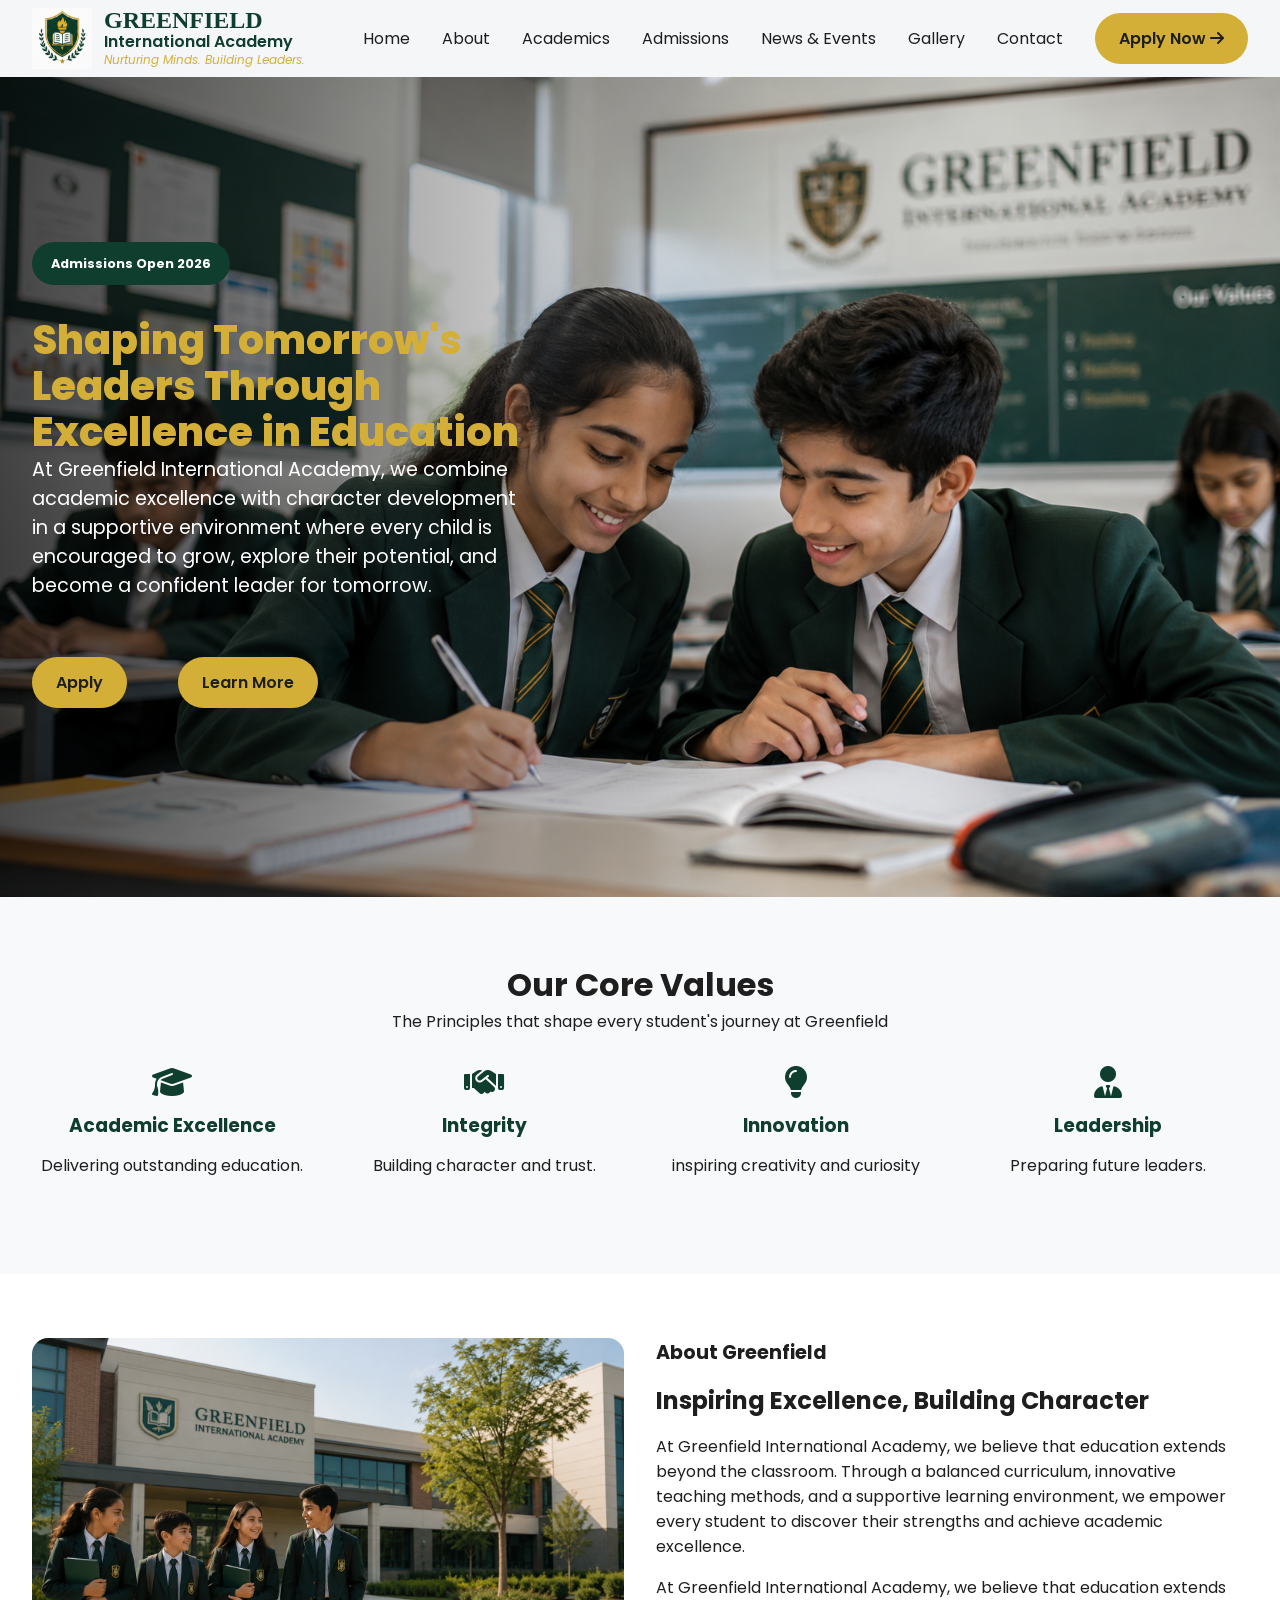
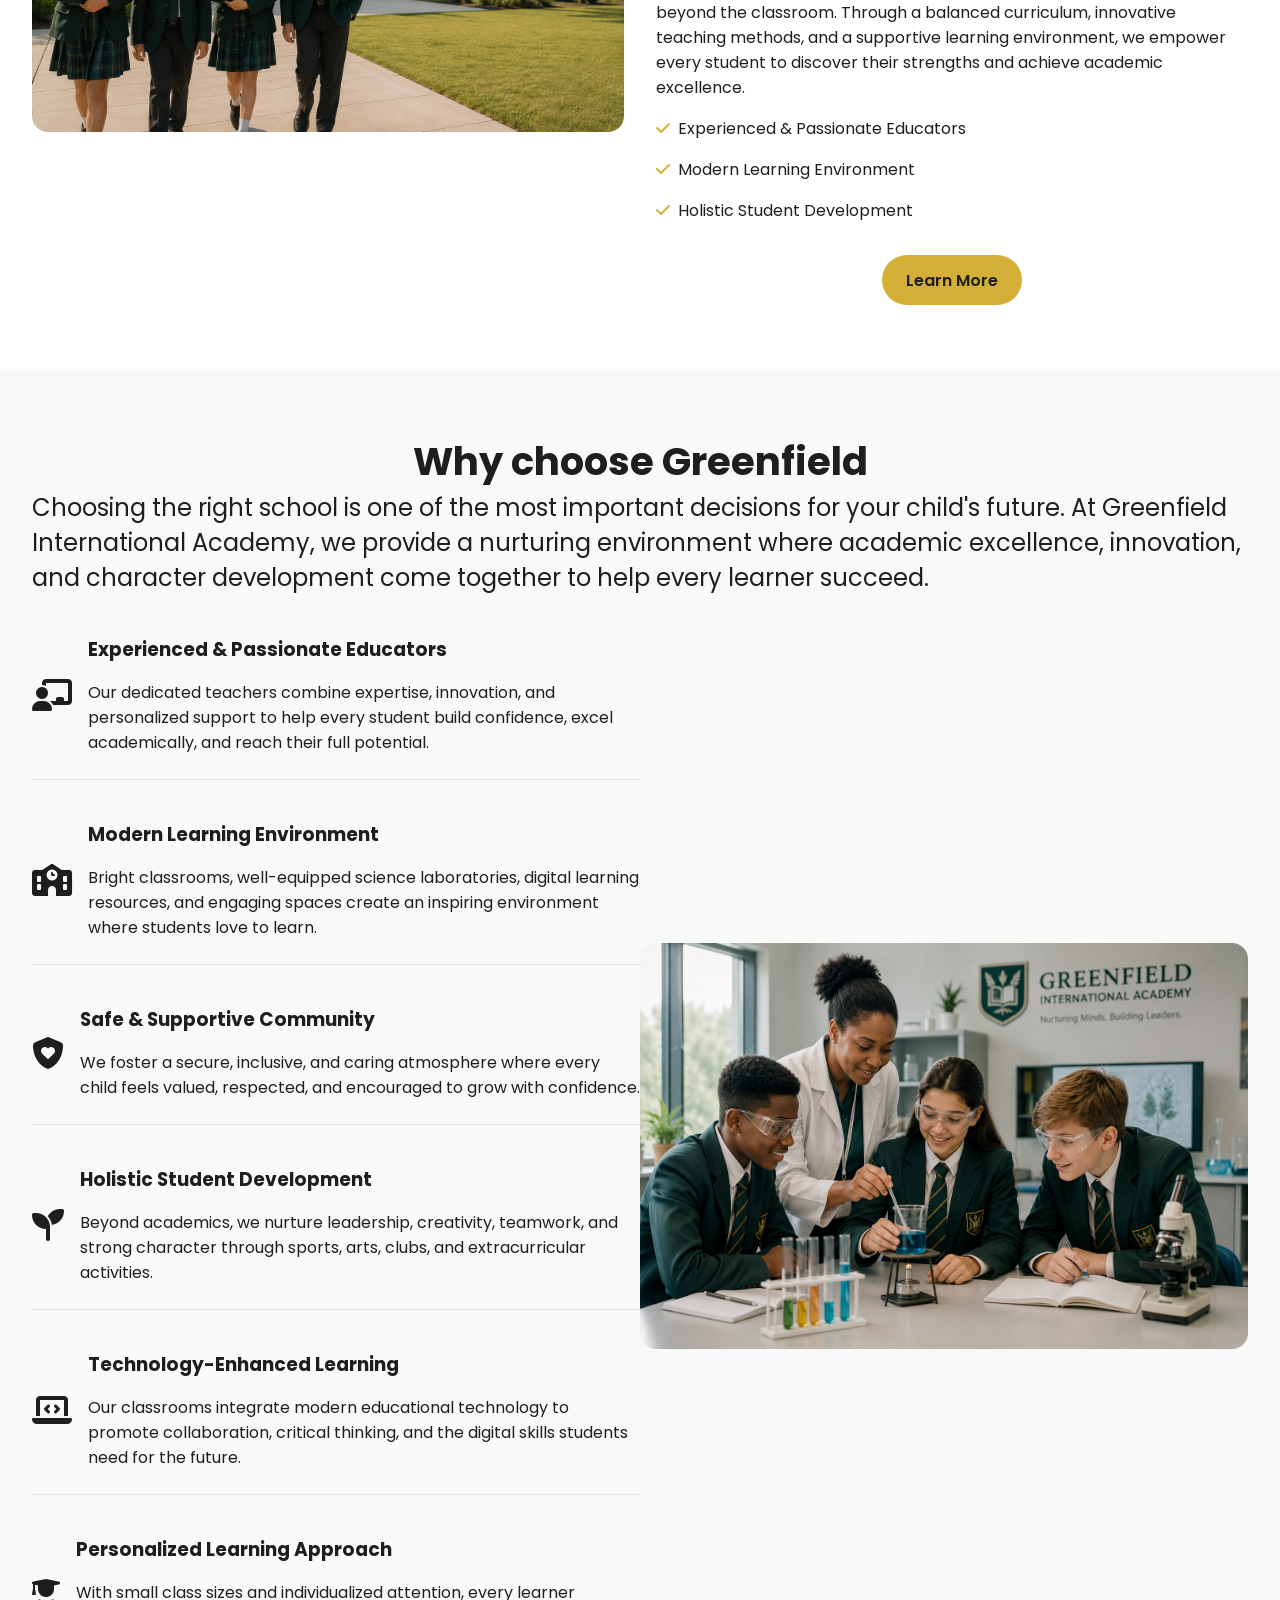
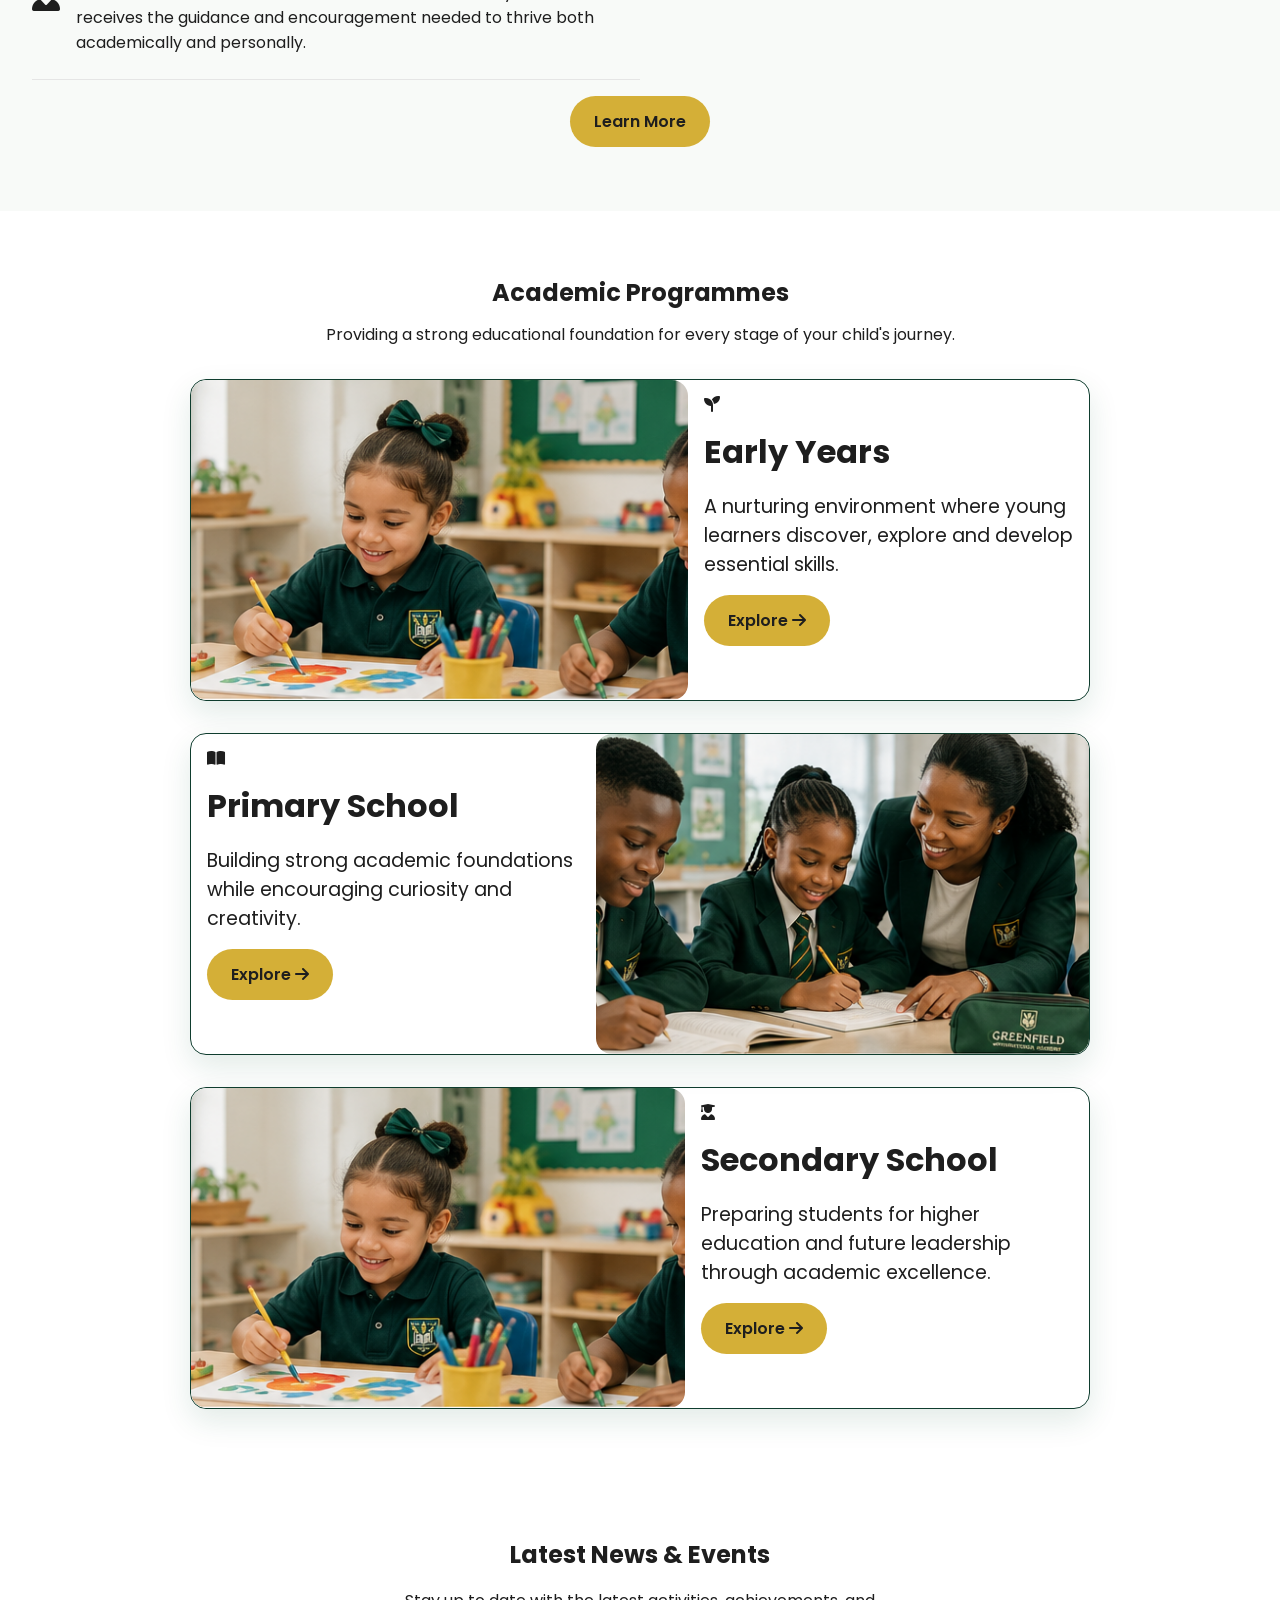
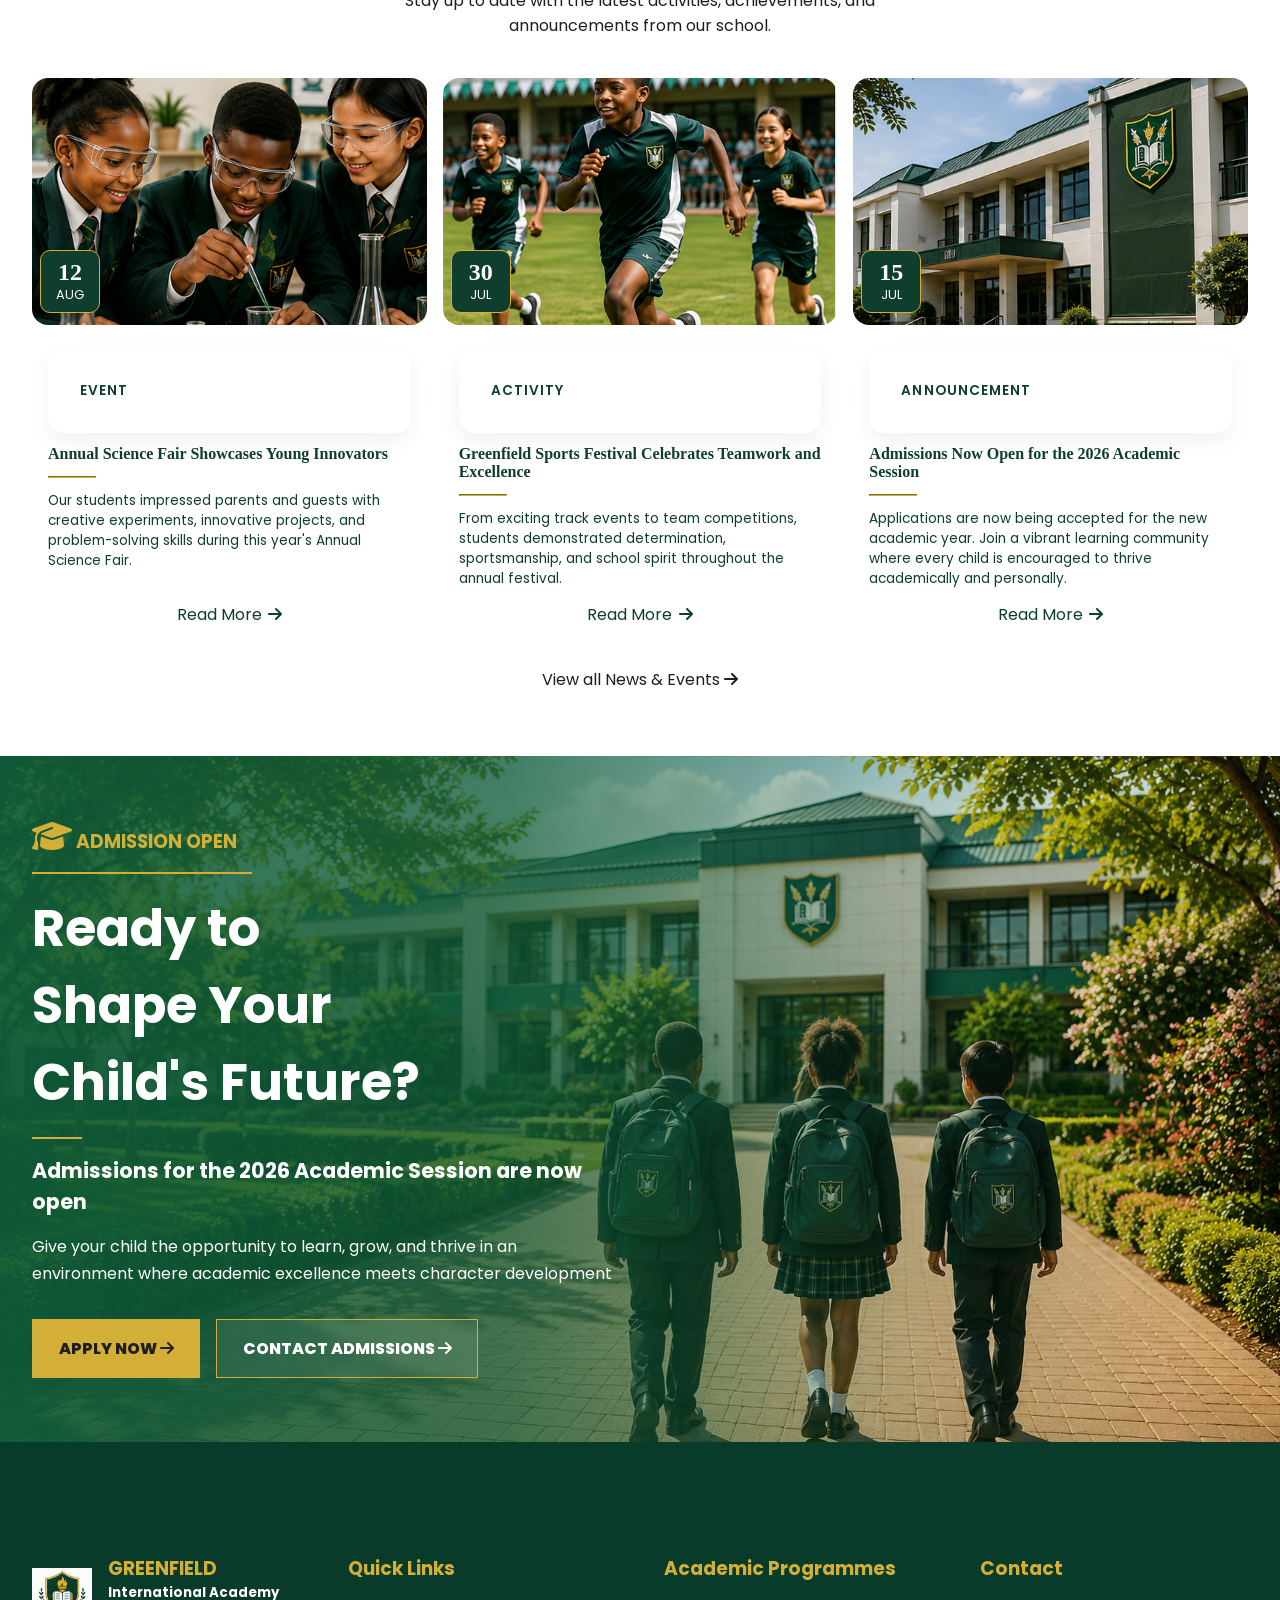
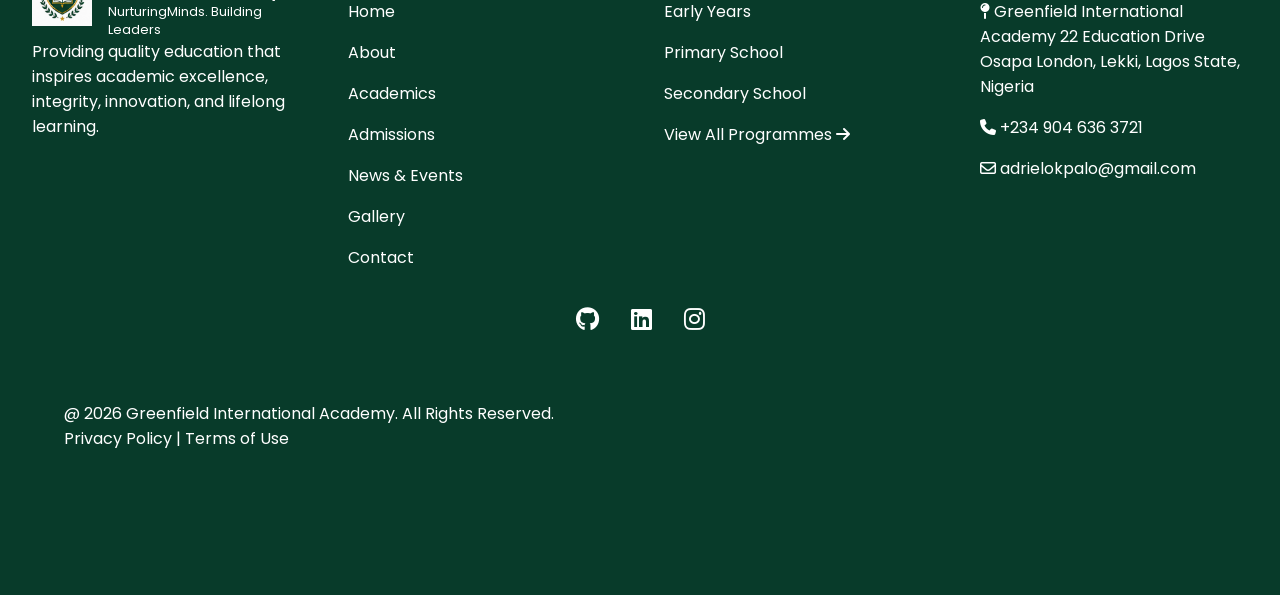
<file: index.html>
<!DOCTYPE html>
<html lang="en">
<head>
    <meta charset="UTF-8">
    <meta name="viewport" content="width=device-width, initial-scale=1.0">

    <!--FONT LINK-->

    <link rel="preconnect" href="https://fonts.googleapis.com">
    <link rel="preconnect" href="https://fonts.gstatic.com" crossorigin>
    <link href="https://fonts.googleapis.com/css2?family=Playfair:ital,opsz,wght@0,5..1200,300..900;1,5..1200,300..900&display=swap" rel="stylesheet">

    <link rel="preconnect" href="https://fonts.googleapis.com">
    <link rel="preconnect" href="https://fonts.gstatic.com" crossorigin>
    <link href="https://fonts.googleapis.com/css2?family=Poppins:ital,wght@0,100;0,200;0,300;0,400;0,500;0,600;0,700;0,800;0,900;1,100;1,200;1,300;1,400;1,500;1,600;1,700;1,800;1,900&display=swap" rel="stylesheet">

    <!--ICONS LINK-->
    <link rel="stylesheet" href="https://cdnjs.cloudflare.com/ajax/libs/font-awesome/6.7.2/css/all.min.css">

    <!--PAGE LINKS-->
    <link rel="stylesheet" href="/css/style.css">

    <link rel="stylesheet" href="/css/header.css">

    <link rel="stylesheet" href="/css/hero.css">
    
    <link rel="stylesheet" href="/css/values.css">

    <link rel="stylesheet" href="/css/about.css">

    <link rel="stylesheet" href="/css/choose.css">

    <link rel="stylesheet" href="/css/academic.css">

    <link rel="stylesheet" href="/css/news.css">

    <link rel="stylesheet" href="/css/admission.css">

    <link rel="stylesheet" href="/css/gallery.css">

    <link rel="stylesheet" href="/css/footer.css">

    <link rel="stylesheet" href="/css/responsive.css">

    

    <!-- FAVICON LINK -->

    <link rel="shortcut icon" href="/assets/logos/school-logo.png" type="image/x-icon">

    <title>Home | Greenfield Academy</title>

</head>
<body>
    <!-- MAIN CONTENT -->

    <div class="header-container"></div>

    <main>

        <!-- HERO SECTION -->

        <section class="hero">
            <div class="container-wide hero-wrapper" >

                <div class="hero-container">

                    <p class="badge" >

                    Admissions Open 2026

                    </p>

                    <article class="hero-text-container">
                        <h1 class="hero-heading">

                        Shaping Tomorrow's Leaders Through Excellence in Education

                        </h1>
                        <p class="supporting-text">

                        At Greenfield International Academy, we combine academic excellence with character development in a supportive environment where every child is encouraged to grow, explore their potential, and become a confident leader for tomorrow.

                        </p>

                    </article>

                    <footer class="hero-btn-container">

                        <a href="admissions.html" class="hero-apply-btn cta-btn">Apply</a>

                        <a href="about.html" class="hero-learn-btn cta-btn">Learn More</a>

                    </footer>

                </div>
                

            </div>

        </section>
        
        <!-- CORE VALUES SECTION -->

        <section class="core-values">

            <div class="container-wide">

                <div class="values-container">
                  
                    <div class= 'core-values-text-wrapper'>
                    
                        <h2 class="core-values-heading">

                            Our Core Values

                        </h2>

                        <p class="core-values-text">

                            The Principles that shape every student's journey at Greenfield

                        </p>
                    
                    </div>
                  

                    <div class="value-grid">

                        <article class="academic-excellence card">
                            <i class="fa-solid fa-graduation-cap core-icon"></i>

                            <h3>

                                Academic Excellence

                            </h3>

                            <p>
                                
                                Delivering outstanding education.

                            </p>
                        </article>

                        <article class="integrity card">
                            <i class="fa-solid fa-handshake core-icon"></i>

                            <h3>

                                Integrity

                            </h3>

                            <p>
                                
                                Building character and trust.

                            </p>
                        </article>

                        <article class="innovation card">
                            <i class="fa-solid fa-lightbulb core-icon"></i>

                            <h3>

                                Innovation

                            </h3>

                            <p>
                                
                                inspiring creativity and curiosity

                            </p>
                        </article>

                        <article class="leadership card">
                            <i class="fa-solid fa-user-tie core-icon"></i>

                            <h3>

                                Leadership

                            </h3>

                            <p>
                                
                                Preparing future leaders.

                            </p>
                        </article>

                    </div>



                </div>

            </div>

        </section>

        <!-- ABOUT SECTION -->

         <section class="about-section">

            <div class="container-wide">

                <div class="about-wrapper">

                    <div class="about-section-img">
                        <img src="/assets/images/about-section-image.png" alt="the-school-building" class="school-building-img">
                    </div>
                
                    <article class="about-content">

                        <h2>
                            About Greenfield
                        </h2>

                        <h1>
                            Inspiring Excellence, Building Character
                        </h1>

                        <p>
                            At Greenfield International Academy, we believe that education extends beyond the classroom. Through a balanced curriculum, innovative teaching methods, and a supportive learning environment, we empower every student to discover their strengths and achieve academic excellence.
                        </p>

                        <p>

                            At Greenfield International Academy, we believe that education extends beyond the classroom. Through a balanced curriculum, innovative teaching methods, and a supportive learning environment, we empower every student to discover their strengths and achieve academic excellence.

                        </p>

                        <ul class="school-features">
                            <li>Experienced & Passionate Educators</li>
                            <li>Modern Learning Environment</li>
                            <li>Holistic Student Development</li>
                        </ul>

                        <footer class="about-footer">

                            <a href="about.html" class="cta-btn">

                                Learn More

                            </a>

                        </footer>

                    </article>

                </div>
   
            </div>

         </section>

         <!-- WHY CHOOSE GREENFIELD ACADEMY SECTION-->

         <section class="why-choose-section">

            <div class="container-wide">

                <article class="choose-section-wrapper">

                    <section class="choose-section-heading">

                        <h2>

                            Why choose Greenfield

                        </h2>

                        <p>
                                Choosing the right school is one of the most important decisions for your child's future. At Greenfield International Academy, we provide a nurturing environment where academic excellence, innovation, and character development come together to help every learner succeed.
                        </p>

                    </section>

                    <section class="choose-section-content">

                        <div class="reasons">

                                <ul class="features-list-container">

                                    <li class="features">

                                        <i class="fa-solid fa-chalkboard-user"></i>

                                        <div class="feature-content"> 

                                            <h3>
                                                Experienced & Passionate Educators
                                            </h3>
                                            <p>

                                                Our dedicated teachers combine expertise, innovation, and personalized support to help every student build confidence, excel academically, and reach their full potential.

                                            </p>

                                        </div>

                                    </li>

                                    <li class="features">

                                        <i class="fa-solid fa-school"></i>

                                        <div class="feature-content">

                                            <h3>
                                                Modern Learning Environment
                                            </h3>
                                            <p>

                                                Bright classrooms, well-equipped science laboratories, digital learning resources, and engaging spaces create an inspiring environment where students love to learn.

                                            </p>

                                        </div>

                                    </li>
                                    
                                    <li class="features">

                                        <i class="fa-solid fa-shield-heart"></i>

                                        <div class="feature-content">

                                            <h3>
                                                Safe & Supportive Community
                                            </h3>
                                            <p>

                                                We foster a secure, inclusive, and caring atmosphere where every child feels valued, respected, and encouraged to grow with confidence.

                                            </p>

                                        </div>

                                    </li>

                                    <li class="features">

                                        <i class="fa-solid fa-seedling"></i>

                                        <div class="feature-content">

                                            <h3>
                                                Holistic Student Development
                                            </h3>
                                            <p>

                                                Beyond academics, we nurture leadership, creativity, teamwork, and strong character through sports, arts, clubs, and extracurricular activities.

                                            </p>

                                        </div>

                                    </li>
                                    
                                    <li class="features">

                                        <i class="fa-solid fa-laptop-code"></i>

                                        <div class="feature-content">

                                            <h3>
                                                Technology-Enhanced Learning
                                            </h3>
                                            <p>

                                                Our classrooms integrate modern educational technology to promote collaboration, critical thinking, and the digital skills students need for the future.

                                            </p>

                                        </div>

                                    </li>
                                    
                                    <li class="features">

                                        <i class="fa-solid fa-user-graduate"></i>

                                        <div class="feature-content">

                                            <h3>
                                                Personalized Learning Approach
                                            </h3>
                                            <p>

                                                With small class sizes and individualized attention, every learner receives the guidance and encouragement needed to thrive both academically and personally.

                                            </p>

                                        </div>

                                    </li>

                                </ul>

                        </div>

                        <div class="student-img-container">

                                <img src="/assets/images/why-choose-section-image.png" alt="picture-of-students-in-chemistry-lab" class="lab-img">

                        </div>

                    </section>

                    <footer class="choose-section-footer">

                            <a href="about.html" class="cta-btn">

                                Learn More

                            </a>

                    </footer>

                </article>

            </div>

         </section>

         <!-- ACADEMIC PROGRAMMES -->

         <section class="academic-section">

            <div class="container-narrow">

                <article class="academic-wrapper">

                    <div class="academic-heading">

                        <h2>
                            Academic Programmes
                        </h2>

                        <p>
                            Providing a strong educational foundation for every stage of your child's journey.
                        </p>

                    </div>

                    <div class="academic-content">

                        <article class="horizontal-card">

                            <div class="horizontal-card-text">

                                <i class="fa-solid fa-seedling"></i>

                                <h3>
                                    Early Years
                                </h3>

                                <p>
                                    A nurturing environment where young learners discover, explore and develop essential skills.
                                </p>

                                <footer class="horizontal-card-footer">
    
                                    <a href="academics.html" class="cta-btn">
                                        Explore

                                        <i class="fa-solid fa-arrow-right"></i>
                                    </a>

                                </footer>

                                

                            </div>

                            <div class="horizontal-card-img">

                                <img src="/assets/images/early years.png" alt="picture-of-early-years-students-in-classroom" class="academic-img">

                            </div>

                        </article>

                        <article class="horizontal-card">

                            <div class="horizontal-card-text">

                                <i class="fa-solid fa-book-open"></i>

                                <h3>
                                    Primary School
                                </h3>

                                <p>
                                    Building strong academic foundations while encouraging curiosity and creativity.
                                </p>

                                <footer class="horizontal-card-footer">
    
                                    <a href="academics.html" class="cta-btn">
                                        Explore

                                        <i class="fa-solid fa-arrow-right"></i>
                                    </a>

                                </footer>

                                

                            </div>

                            <div class="horizontal-card-img">

                                <img src="/assets/images/primary years.png" alt="picture-of-primary-school-students-in-classroom" class="academic-img">

                                

                            </div>

                        </article>

                        <article class="horizontal-card">

                            <div class="horizontal-card-text">

                                <i class="fa-solid fa-user-graduate"></i>

                                <h3>
                                    Secondary School
                                </h3>

                                <p>
                                    Preparing students for higher education and future leadership through academic excellence.
                                </p>

                                <footer class="horizontal-card-footer">
    
                                    <a href="academics.html" class="cta-btn">
                                        Explore

                                        <i class="fa-solid fa-arrow-right"></i>
                                    </a>

                                </footer>

                                

                            </div>

                            <div class="horizontal-card-img">

                                <img src="/assets/images/early years.png" alt="picture-of-early-years-students-in-classroom" class="academic-img">

                            </div>

                        </article>

                    </div>

                        

                </article>

                

            </div>

         </section>

         <!-- NEWS & EVENTS SECTION-->

         <section class="news-section">

            <div class="container-wide">

                <Article class="news-wrapper">

                    <div class="news-heading">

                        <h2>
                            Latest News & Events
                        </h2>

                        <p>
                            Stay up to date with the latest activities, achievements, and announcements from our school.
                        </p>

                    </div>

                    <div class="news-content">

                        <article class="news-card-home">

                            <div class="news-img-container">

                                <img src="/assets/images/science-fair-image.png" alt="picture-of-the-schools-science-fair">

                                <div class="date">

                                    <h5>
                                        12
                                    </h5>

                                    <p>
                                        AUG
                                    </p>

                                </div>

                            </div>

                            <div class="news-card-content">

                                <main class="news-body">

                                    <p class="event">

                                        EVENT
                                        
                                    </p>

                                    <h3>
                                        Annual Science Fair Showcases Young Innovators
                                    </h3>

                                    <hr>

                                    <p>

                                        Our students impressed parents and guests with creative experiments, innovative projects, and problem-solving skills during this year's Annual Science Fair.

                                    </p>

                                </main>

                                <footer>
                                    <a href="news.html" class="card-btn">
                                        Read More
                                        <i class="fa-solid fa-arrow-right"></i>
                                    </a>
                                </footer>

                            </div>
                            

                        </article>

                        <article class="news-card-home">

                            <div class="news-img-container">

                                <img src="/assets/images/sports-festival-image.png" alt="picture-of-the-schools-science-fair">

                                <div class="date">

                                    <h5>
                                        30
                                    </h5>

                                    <p>
                                        JUL
                                    </p>

                                </div>

                            </div>

                            <div class="news-card-content">

                                <main class="news-body">

                                    <p class="event">

                                        ACTIVITY
                                        
                                    </p>

                                    <h3>
                                        Greenfield Sports Festival Celebrates Teamwork and Excellence
                                    </h3>

                                    <hr>

                                    <p>

                                        From exciting track events to team competitions, students demonstrated determination, sportsmanship, and school spirit throughout the annual festival.

                                    </p>

                                </main>

                                <footer>
                                    <a href="news.html" class="card-btn">
                                        Read More
                                        <i class="fa-solid fa-arrow-right"></i>
                                    </a>
                                </footer>

        
                            </div>
                            

                        </article>

                        <article class="news-card-home">

                            <div class="news-img-container">

                                <img src="/assets/images/admission-image.png" alt="picture-of-the-schools-science-fair">

                                <div class="date">

                                    <h5>
                                        15
                                    </h5>

                                    <p>
                                        JUL
                                    </p>

                                </div>

                            </div>

                            <div class="news-card-content">

                                <main class="news-body">

                                    <p class="event">

                                        ANNOUNCEMENT
                                        
                                    </p>

                                    <h3>
                                        Admissions Now Open for the 2026 Academic Session
                                    </h3>

                                    <hr>

                                    <p>

                                        Applications are now being accepted for the new academic year. Join a vibrant learning community where every child is encouraged to thrive academically and personally.

                                    </p>

                                </main>

                                <footer>
                                    <a href="news.html" class="card-btn">
                                        Read More
                                        <i class="fa-solid fa-arrow-right"></i>
                                    </a>
                                </footer>

                            </div>
                            

                        </article>

                    </div>

                    <footer>
                        <a href="#">
                            View all News & Events 
                            <i class="fa-solid fa-arrow-right"></i>
                        </a>
                    </footer>


                </Article>

            </div>

         </section>

         <!-- ADMISSIONS SECTION -->

         <section class="admission-section">


            <div class="container-wide">

                <div class="admission-wrapper">
                    
                    <article class="admission-content">
                        
                        <main class="admission-main">

                            <h3>

                                <i class="fa-solid fa-graduation-cap core-icon"></i>
                                ADMISSION OPEN

                            </h3>

                            <hr class="admission-line">

                            <h1>

                                Ready to Shape Your Child's Future?

                            </h1>

                            <hr class="title-line">

                            <h2>
                                Admissions for the 2026 Academic Session are now open
                            </h2>

                            <p>
                                Give your child the opportunity to learn, grow, and thrive in an environment where academic excellence meets character development
                            </p>

                        </main>

                        <footer class="admission-footer">

                            <a href="admissions.html" class="admission-cta-btn">
                                APPLY NOW
                                <i class="fa-solid fa-arrow-right"></i>
                            </a>

                            <a href="#" class="admission-cta-btn clear">
                                CONTACT ADMISSIONS
                                <i class="fa-solid fa-arrow-right"></i>
                            </a>

                        </footer>

                    </article>


                     
                </div>

            </div>

         </section>

    </main>

    <!-- FOOTER -->
    <footer class="page-footer">
    </footer>

    <script type="module" src="/js/script.js"></script>
</body>
</html>
</file>
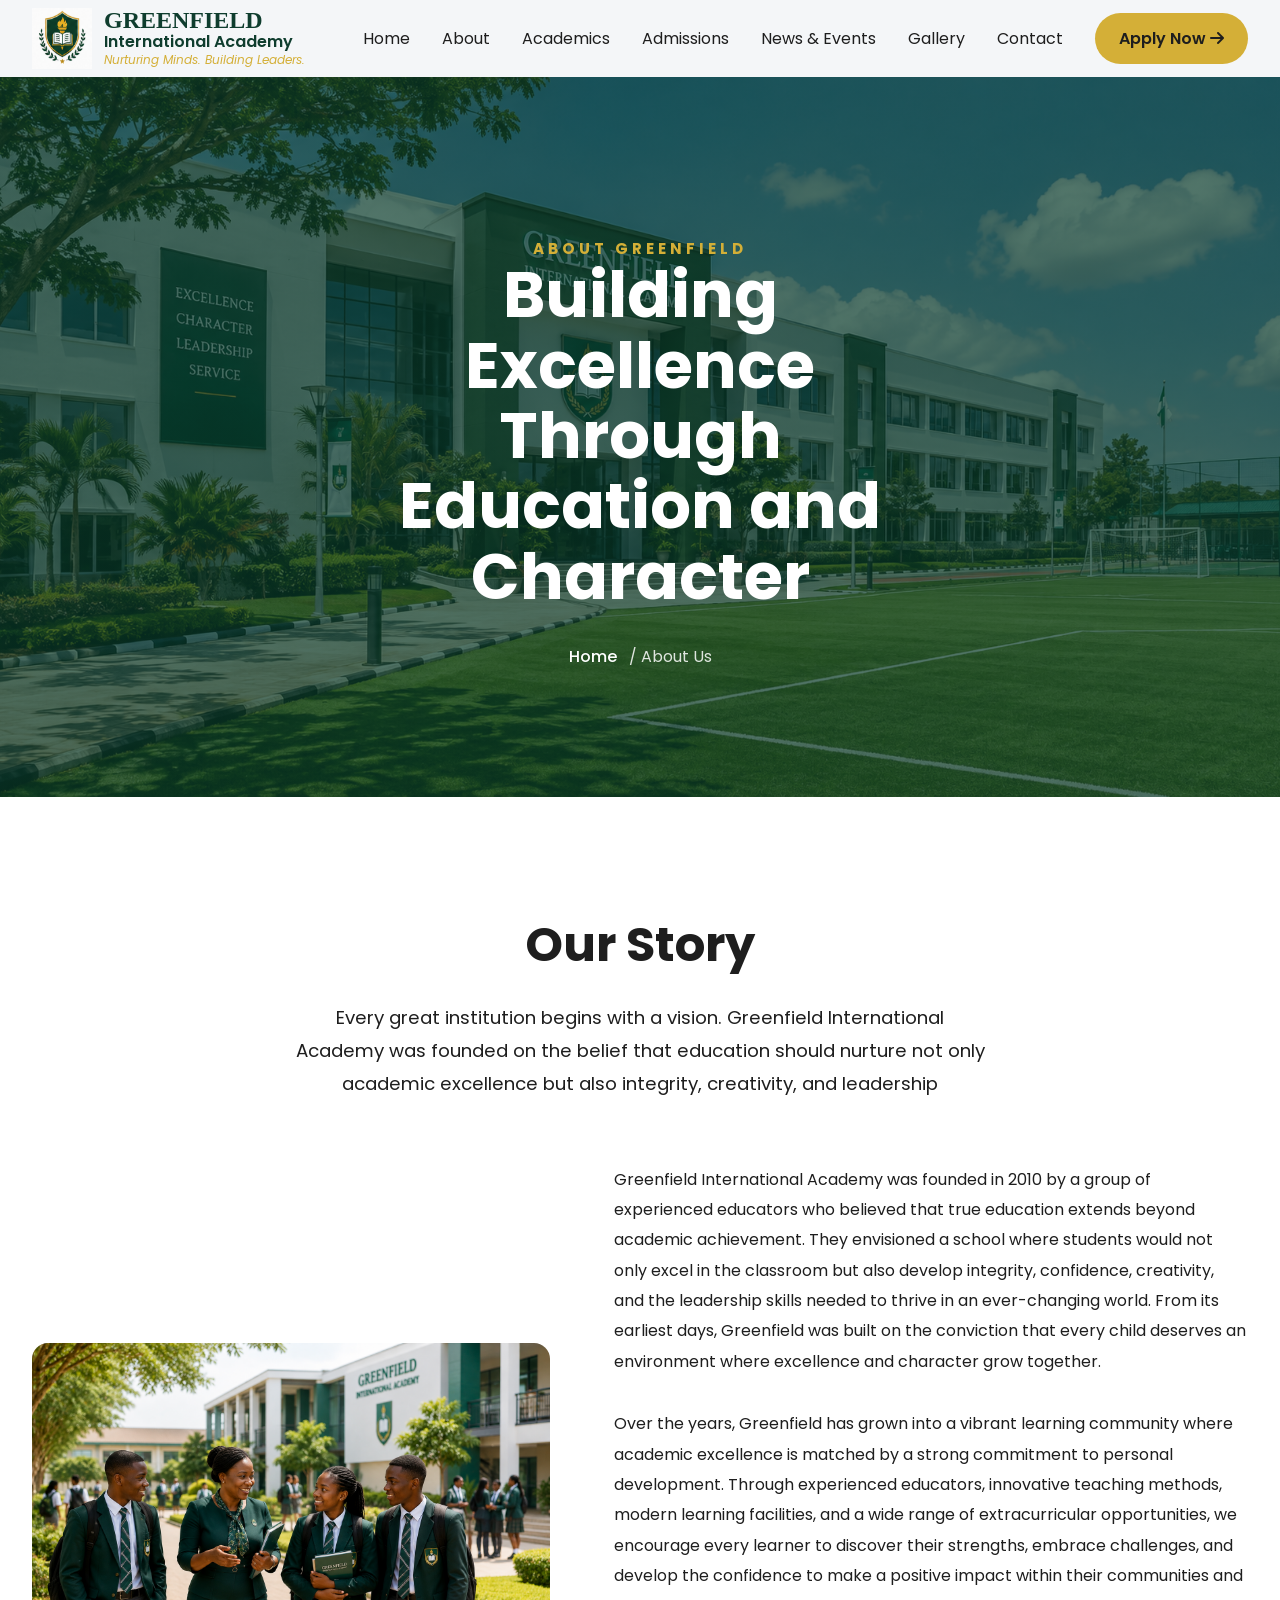
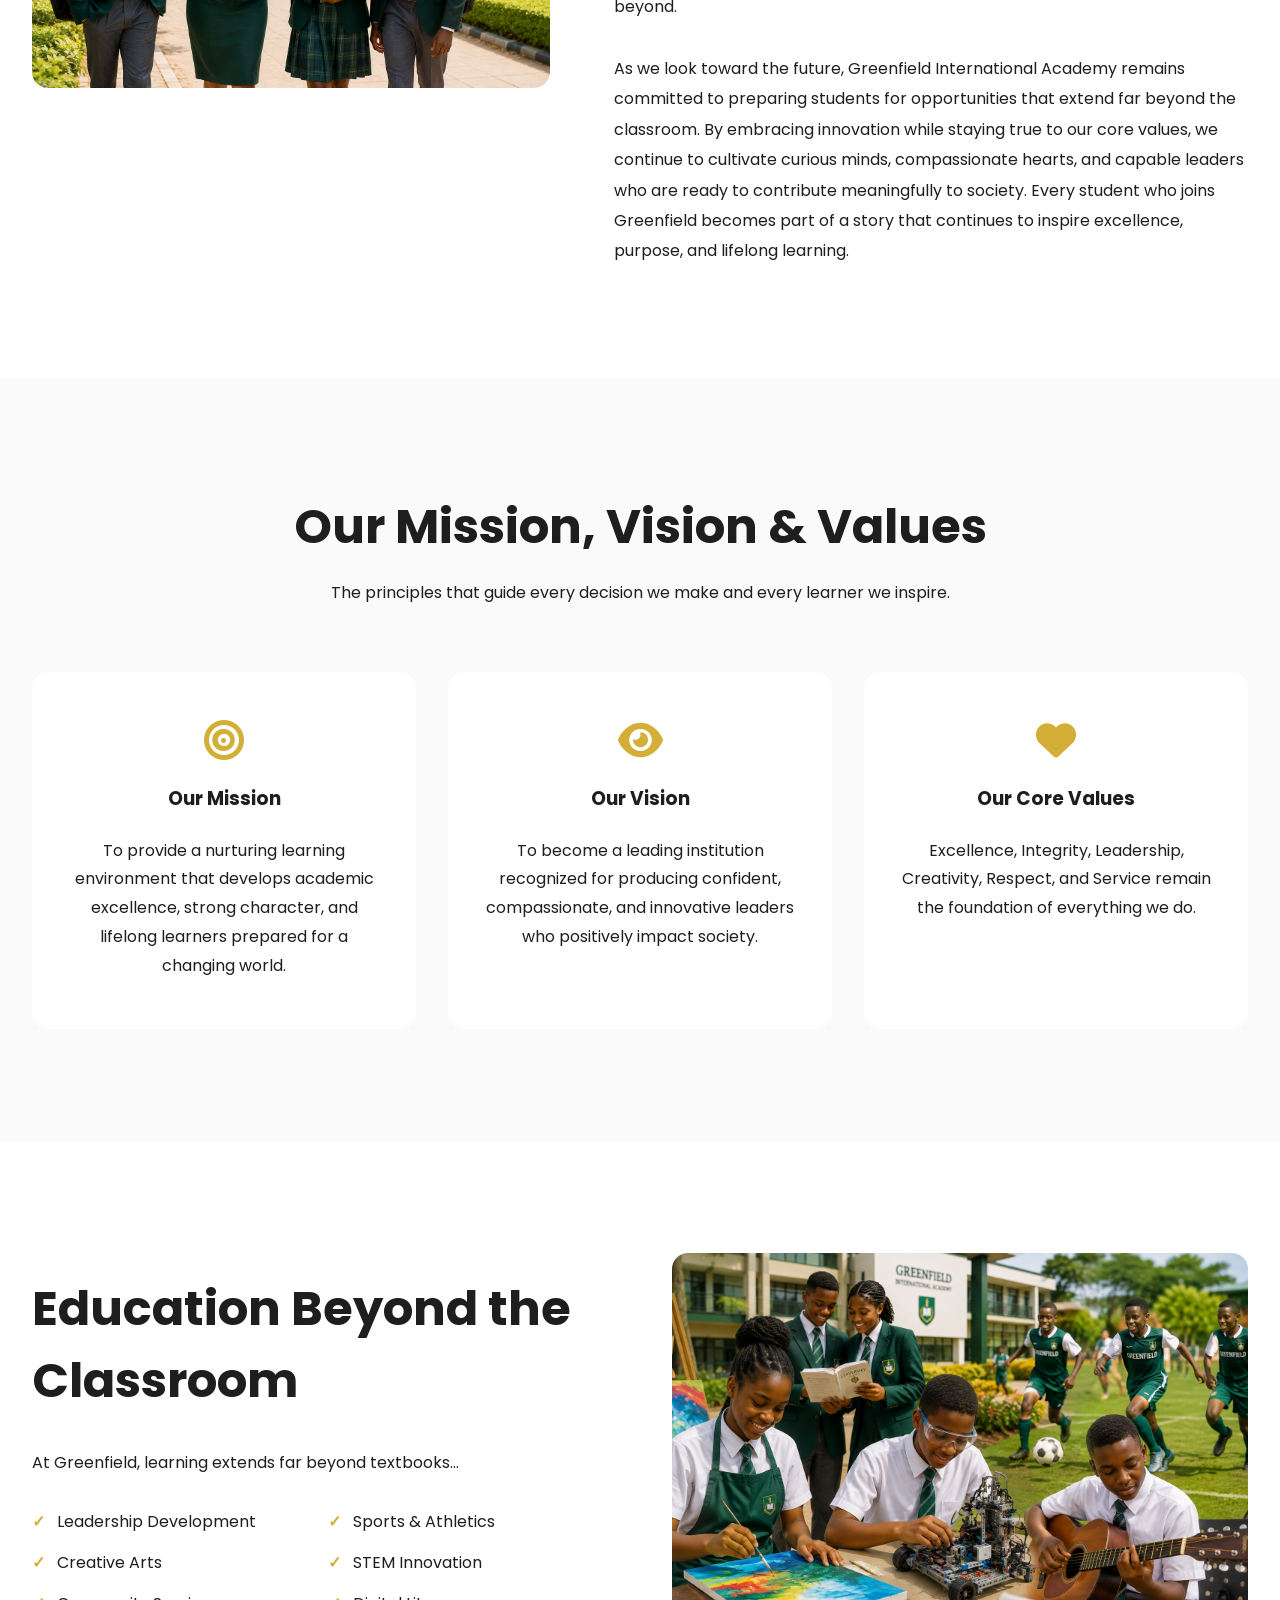
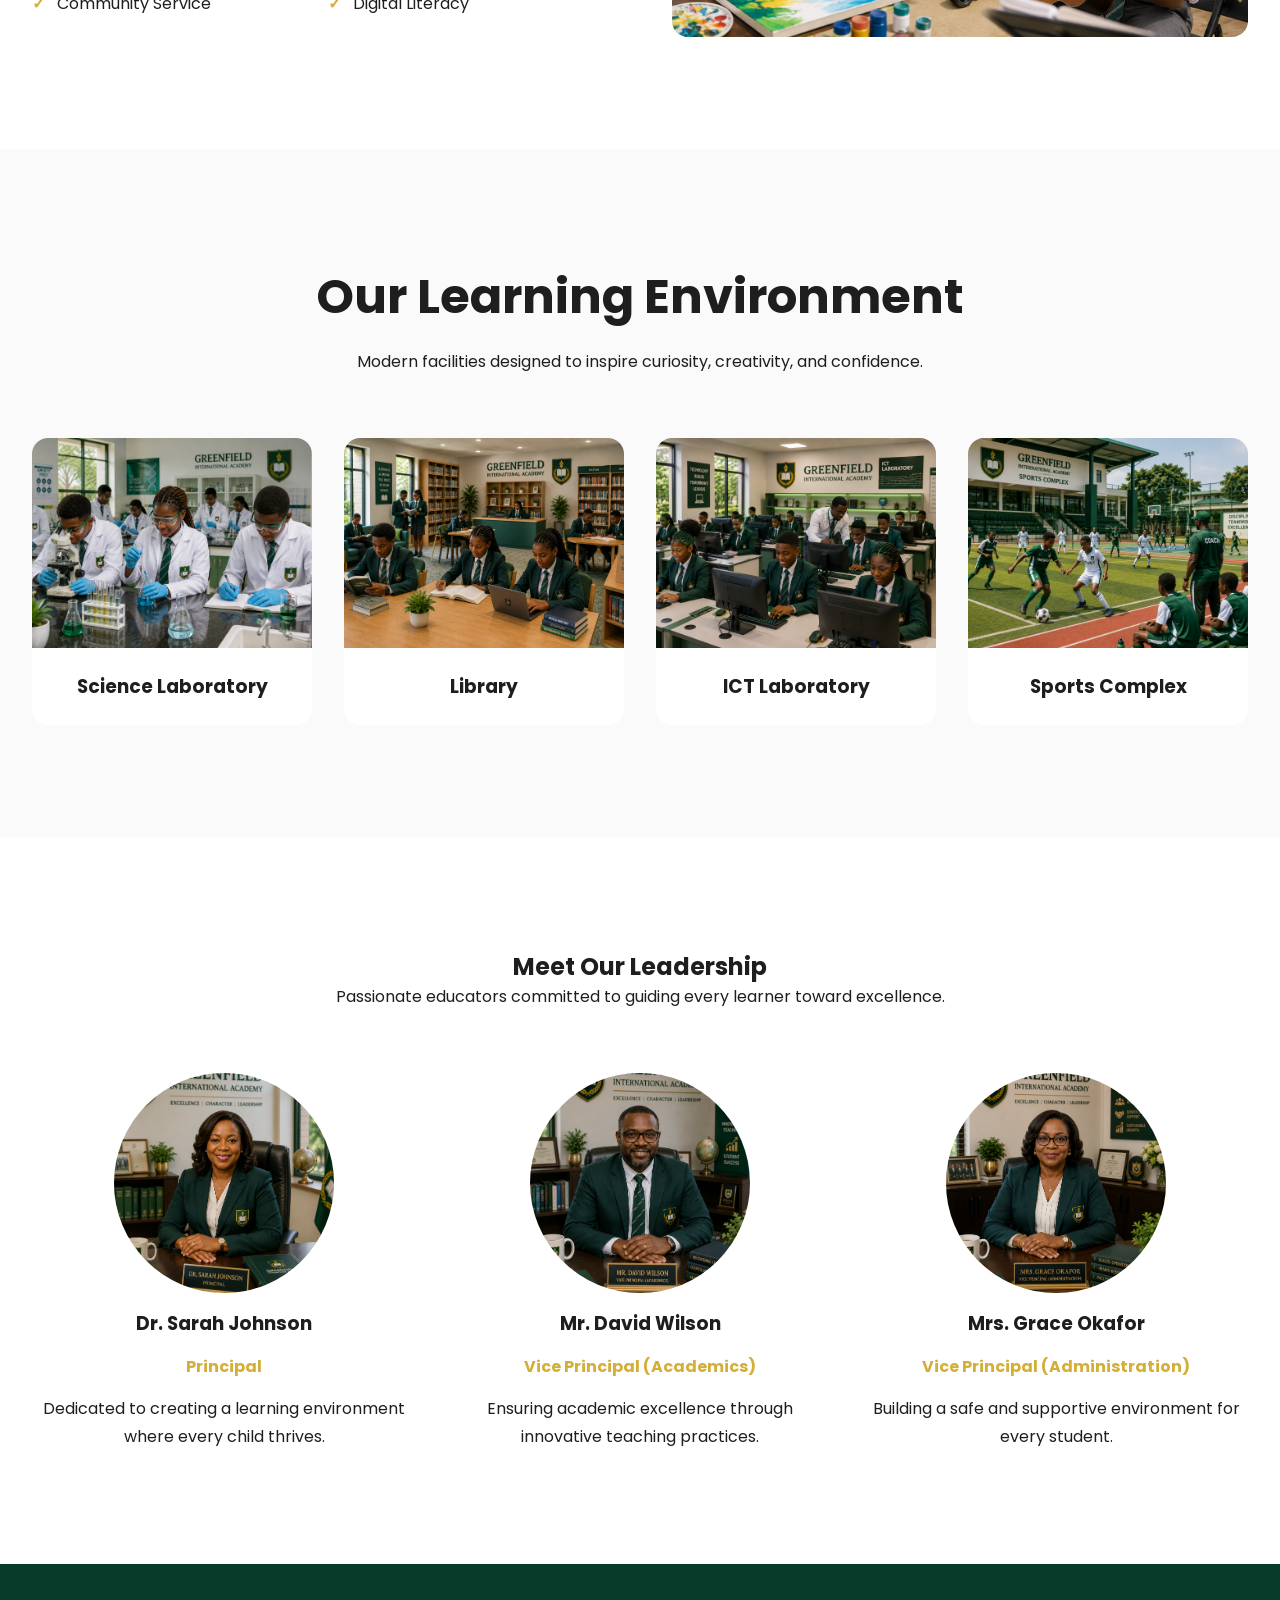
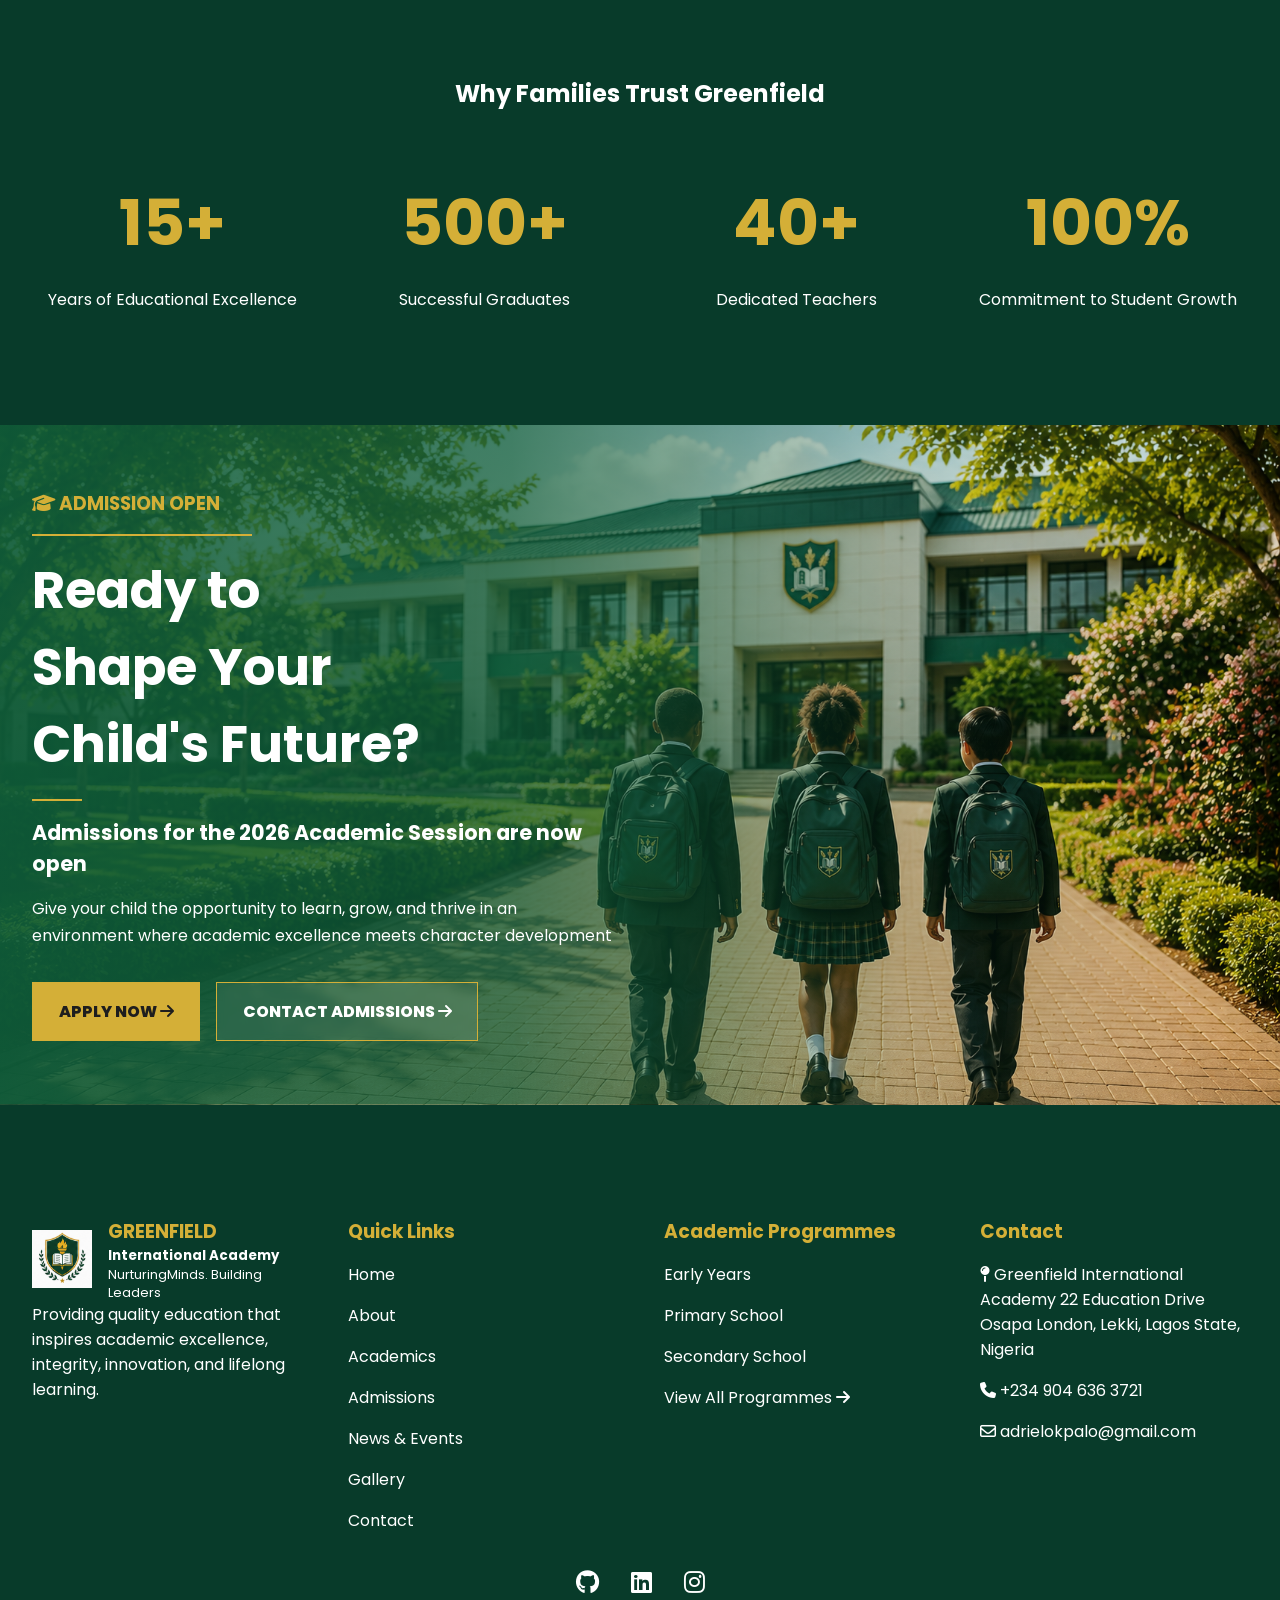
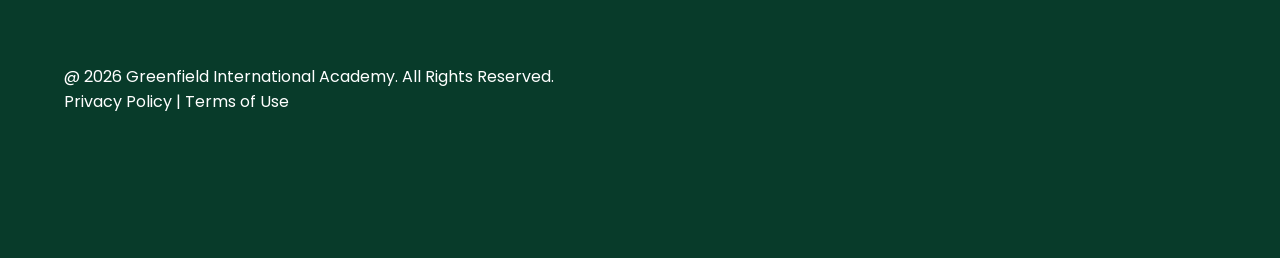
<file: about.html>
<!DOCTYPE html>
<html lang="en">
<head>
    <meta charset="UTF-8">
    <meta name="viewport" content="width=device-width, initial-scale=1.0">

    <!--FONT LINK-->

    <link rel="preconnect" href="https://fonts.googleapis.com">
    <link rel="preconnect" href="https://fonts.gstatic.com" crossorigin>
    <link href="https://fonts.googleapis.com/css2?family=Playfair:ital,opsz,wght@0,5..1200,300..900;1,5..1200,300..900&display=swap" rel="stylesheet">

    <link rel="preconnect" href="https://fonts.googleapis.com">
    <link rel="preconnect" href="https://fonts.gstatic.com" crossorigin>
    <link href="https://fonts.googleapis.com/css2?family=Poppins:ital,wght@0,100;0,200;0,300;0,400;0,500;0,600;0,700;0,800;0,900;1,100;1,200;1,300;1,400;1,500;1,600;1,700;1,800;1,900&display=swap" rel="stylesheet">

    <!--ICONS LINK-->
    <link rel="stylesheet" href="https://cdnjs.cloudflare.com/ajax/libs/font-awesome/6.7.2/css/all.min.css">

    <!--PAGE LINKS-->
    <link rel="stylesheet" href="/css/style.css">

    <link rel="stylesheet" href="/css/header.css">

    <link rel="stylesheet" href="/css/about.css">

    <link rel="stylesheet" href="/css/footer.css">

    <link rel="stylesheet" href="/css/responsive.css">

    

    <!-- FAVICON LINK -->

    <link rel="shortcut icon" href="/assets/logos/school-logo.png" type="image/x-icon">

    <title>About | Greenfield Academy</title>
</head>
<body>
    <div class="header-container"></div>

    <main>

        <section class="page-title">

            <div class="container-narrow">

                <div class="page-title-content">

                    <h2>
                        ABOUT GREENFIELD
                    </h2>

                    <h1>
                        Building Excellence Through Education and Character
                    </h1>

                    <div class="home-about">

                        <a href="index.html">
                            Home
                        </a>

                        <p>/ About Us</p>

                    </div>
                    
                </div>

            </div>


        </section>

        <section class="our-story-section">

            <div class="container-wide">

                <article class="about-story-wrapper">

                    <section class="about-story-header">

                        <h2>Our Story</h2>

                        <p>
                            Every great institution begins with a vision. Greenfield International Academy was founded on the belief that education should nurture not only academic excellence but also integrity, creativity, and leadership
                        </p>

                    </section>

                    <section class="about-story-body">

                        <article class="our-story-img-container">

                            <img src="/assets/images/our-story-section.png" alt="students-walking-and-talking-with-their-teacher">

                        </article>
                        

                        <article class="our-story-text-container">

                            <p>
                                Greenfield International Academy was founded in 2010 by a group of experienced educators who believed that true education extends beyond academic achievement. They envisioned a school where students would not only excel in the classroom but also develop integrity, confidence, creativity, and the leadership skills needed to thrive in an ever-changing world. From its earliest days, Greenfield was built on the conviction that every child deserves an environment where excellence and character grow together.
                            </p>

                            <p>
                                Over the years, Greenfield has grown into a vibrant learning community where academic excellence is matched by a strong commitment to personal development. Through experienced educators, innovative teaching methods, modern learning facilities, and a wide range of extracurricular opportunities, we encourage every learner to discover their strengths, embrace challenges, and develop the confidence to make a positive impact within their communities and beyond.
                            </p>

                            <p>
                                As we look toward the future, Greenfield International Academy remains committed to preparing students for opportunities that extend far beyond the classroom. By embracing innovation while staying true to our core values, we continue to cultivate curious minds, compassionate hearts, and capable leaders who are ready to contribute meaningfully to society. Every student who joins Greenfield becomes part of a story that continues to inspire excellence, purpose, and lifelong learning.
                            </p>

                        </article>

                    </section>



                </article>

            </div>

        </section>

        <section class="mission-section">

            <div class="container-wide">

                <article class="mission-wrapper">

                    <header class="mission-header">

                        <h2>
                            Our Mission, Vision & Values
                        </h2>

                        <p>
                            The principles that guide every decision we make and every learner we inspire.
                        </p>

                    </header>

                    <div class="mission-grid">

                        <article class="mission-card">

                            <i class="fa-solid fa-bullseye"></i>

                            <h3>
                                Our Mission
                            </h3>

                            <p>
                                To provide a nurturing learning environment that develops academic excellence, strong character, and lifelong learners prepared for a changing world.
                            </p>

                        </article>

                        <article class="mission-card">

                            <i class="fa-solid fa-eye"></i>

                            <h3>
                                Our Vision
                            </h3>

                            <p>
                                To become a leading institution recognized for producing confident, compassionate, and innovative leaders who positively impact society.
                            </p>

                        </article>

                        <article class="mission-card">

                            <i class="fa-solid fa-heart"></i>

                            <h3>
                                Our Core Values
                            </h3>

                            <p>
                                Excellence, Integrity, Leadership, Creativity, Respect, and Service remain the foundation of everything we do.
                            </p>

                        </article>

                    </div>

                </article>

            </div>

        </section>

        <section class="education-section">

            <div class="container-wide">

                <article class="education-wrapper">

                    <div class="education-content">

                        <h2>
                            Education Beyond the Classroom
                        </h2>

                        <p>
                            At Greenfield, learning extends far beyond textbooks...
                        </p>

                        <ul>

                            <li>Leadership Development</li>

                            <li>Sports & Athletics</li>

                            <li>Creative Arts</li>

                            <li>STEM Innovation</li>

                            <li>Community Service</li>

                            <li>Digital Literacy</li>

                        </ul>

                    </div>

                    <div class="education-image">

                        <img src="/assets/images/education-beyond-classroom.png"
                            alt="students participating in extracurricular activities">

                    </div>

                </article>

            </div>

        </section>

        <section class="facilities-section">

            <div class="container-wide">

                <header class="facilities-header">

                    <h2>
                        Our Learning Environment
                    </h2>

                    <p>
                        Modern facilities designed to inspire curiosity, creativity, and confidence.
                    </p>

                </header>

                <div class="facilities-grid">

                    <article>

                        <img src="/assets/images/science-lab.png" alt="Science laboratory">

                        <h3>Science Laboratory</h3>

                    </article>

                    <article>

                        <img src="/assets/images/library.png" alt="Library">

                        <h3>Library</h3>

                    </article>

                    <article>

                        <img src="/assets/images/ict-lab.png" alt="ICT Laboratory">

                        <h3>ICT Laboratory</h3>

                    </article>

                    <article>

                        <img src="/assets/images/sports.png" alt="Sports Complex">

                        <h3>Sports Complex</h3>

                    </article>

                </div>

            </div>

        </section>

        <section class="leadership-section">

            <div class="container-wide">

                <article class="leadership-wrapper">

                    <header>

                        <h2>
                            Meet Our Leadership
                        </h2>

                        <p>
                            Passionate educators committed to guiding every learner toward excellence.
                        </p>

                    </header>

                    <div class="leadership-grid">

                        <article class="leader-card">

                            <img src="/assets/images/principal.png"
                                alt="School Principal">

                            <h3>
                                Dr. Sarah Johnson
                            </h3>

                            <h4>
                                Principal
                            </h4>

                            <p>
                                Dedicated to creating a learning environment where every child thrives.
                            </p>

                        </article>

                        <article class="leader-card">

                            <img src="/assets/images/vp-academics.png"
                                alt="Vice Principal Academics">

                            <h3>
                                Mr. David Wilson
                            </h3>

                            <h4>
                                Vice Principal (Academics)
                            </h4>

                            <p>
                                Ensuring academic excellence through innovative teaching practices.
                            </p>

                        </article>

                        <article class="leader-card">

                            <img src="/assets/images/vp-admin.png"
                                alt="Vice Principal Administration">

                            <h3>
                                Mrs. Grace Okafor
                            </h3>

                            <h4>
                                Vice Principal (Administration)
                            </h4>

                            <p>
                                Building a safe and supportive environment for every student.
                            </p>

                        </article>

                    </div>

                </article>

            </div>

        </section>

        <section class="trust-section">

            <div class="container-wide">

                <article class="trust-wrapper">

                    <header>

                        <h2>
                            Why Families Trust Greenfield
                        </h2>

                    </header>

                    <div class="trust-grid">

                        <article>

                            <h3>15+</h3>

                            <p>Years of Educational Excellence</p>

                        </article>

                        <article>

                            <h3>500+</h3>

                            <p>Successful Graduates</p>

                        </article>

                        <article>

                            <h3>40+</h3>

                            <p>Dedicated Teachers</p>

                        </article>

                        <article>

                            <h3>100%</h3>

                            <p>Commitment to Student Growth</p>

                        </article>

                    </div>

                </article>

            </div>

        </section>

        <section class="admission-section">


            <div class="container-wide">

                <div class="admission-wrapper">
                    
                    <article class="admission-content">
                        
                        <main class="admission-main">

                            <h3>

                                <i class="fa-solid fa-graduation-cap core-icon"></i>
                                ADMISSION OPEN

                            </h3>

                            <hr class="admission-line">

                            <h1>

                                Ready to Shape Your Child's Future?

                            </h1>

                            <hr class="title-line">

                            <h2>
                                Admissions for the 2026 Academic Session are now open
                            </h2>

                            <p>
                                Give your child the opportunity to learn, grow, and thrive in an environment where academic excellence meets character development
                            </p>

                        </main>

                        <footer class="admission-footer">

                            <a href="#" class="admission-cta-btn">
                                APPLY NOW
                                <i class="fa-solid fa-arrow-right"></i>
                            </a>

                            <a href="#" class="admission-cta-btn clear">
                                CONTACT ADMISSIONS
                                <i class="fa-solid fa-arrow-right"></i>
                            </a>

                        </footer>

                    </article>


                     
                </div>

            </div>

         </section>


    </main>


    <footer class="page-footer"></footer>

    <script type="module" src="/js/ui.js"></script>
</body>
</html>
</file>
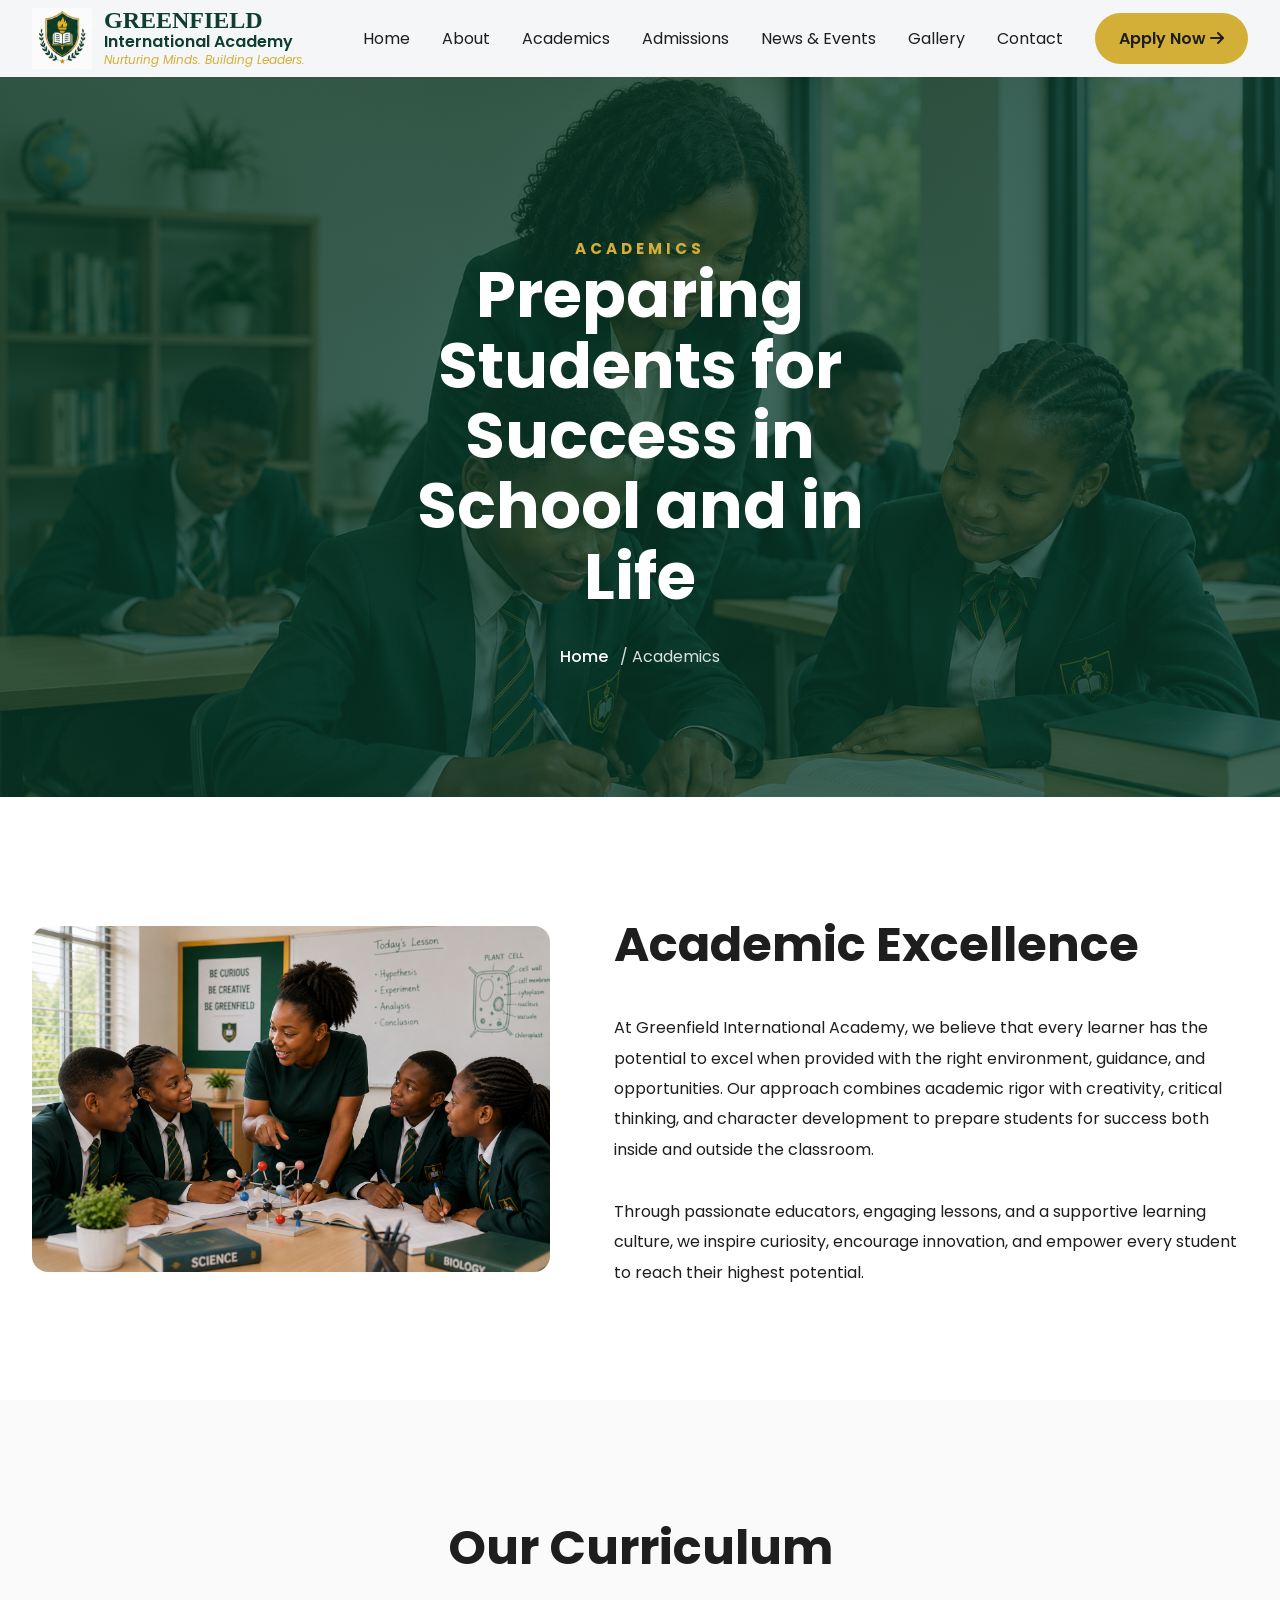
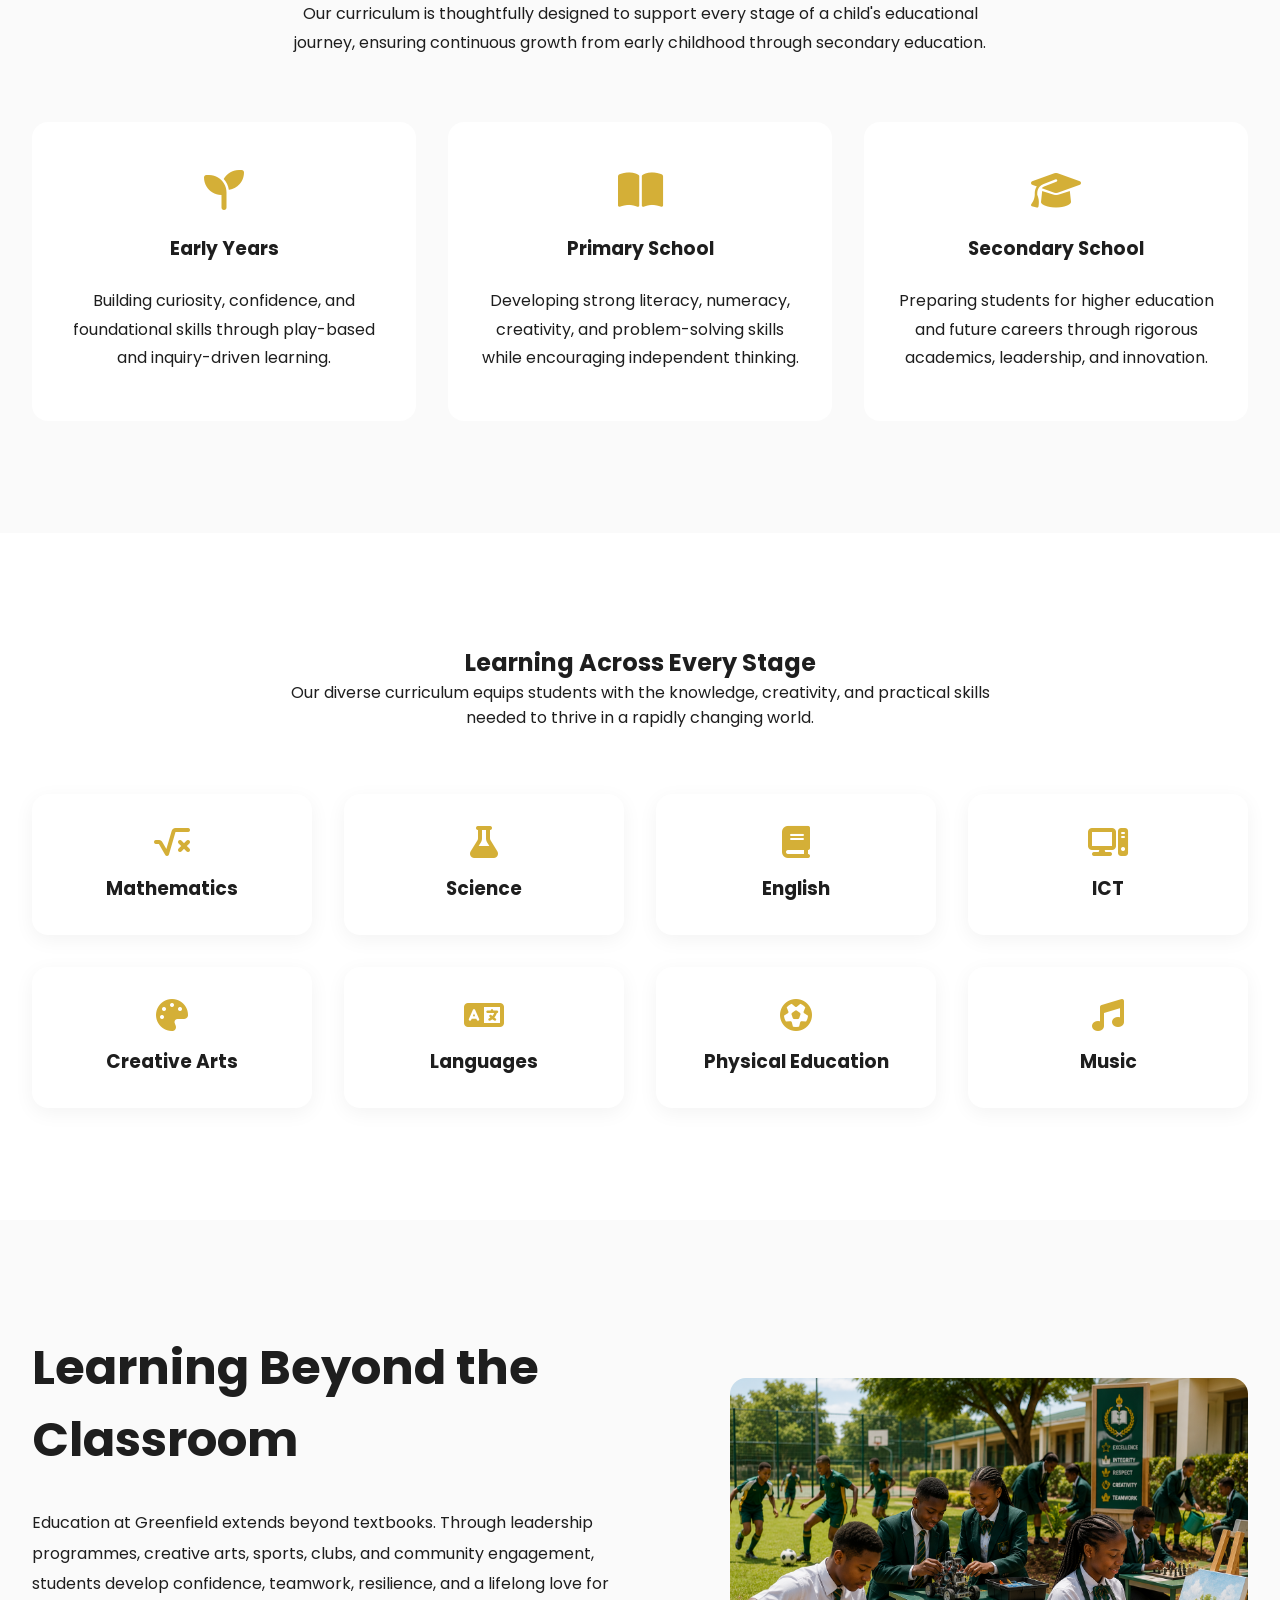
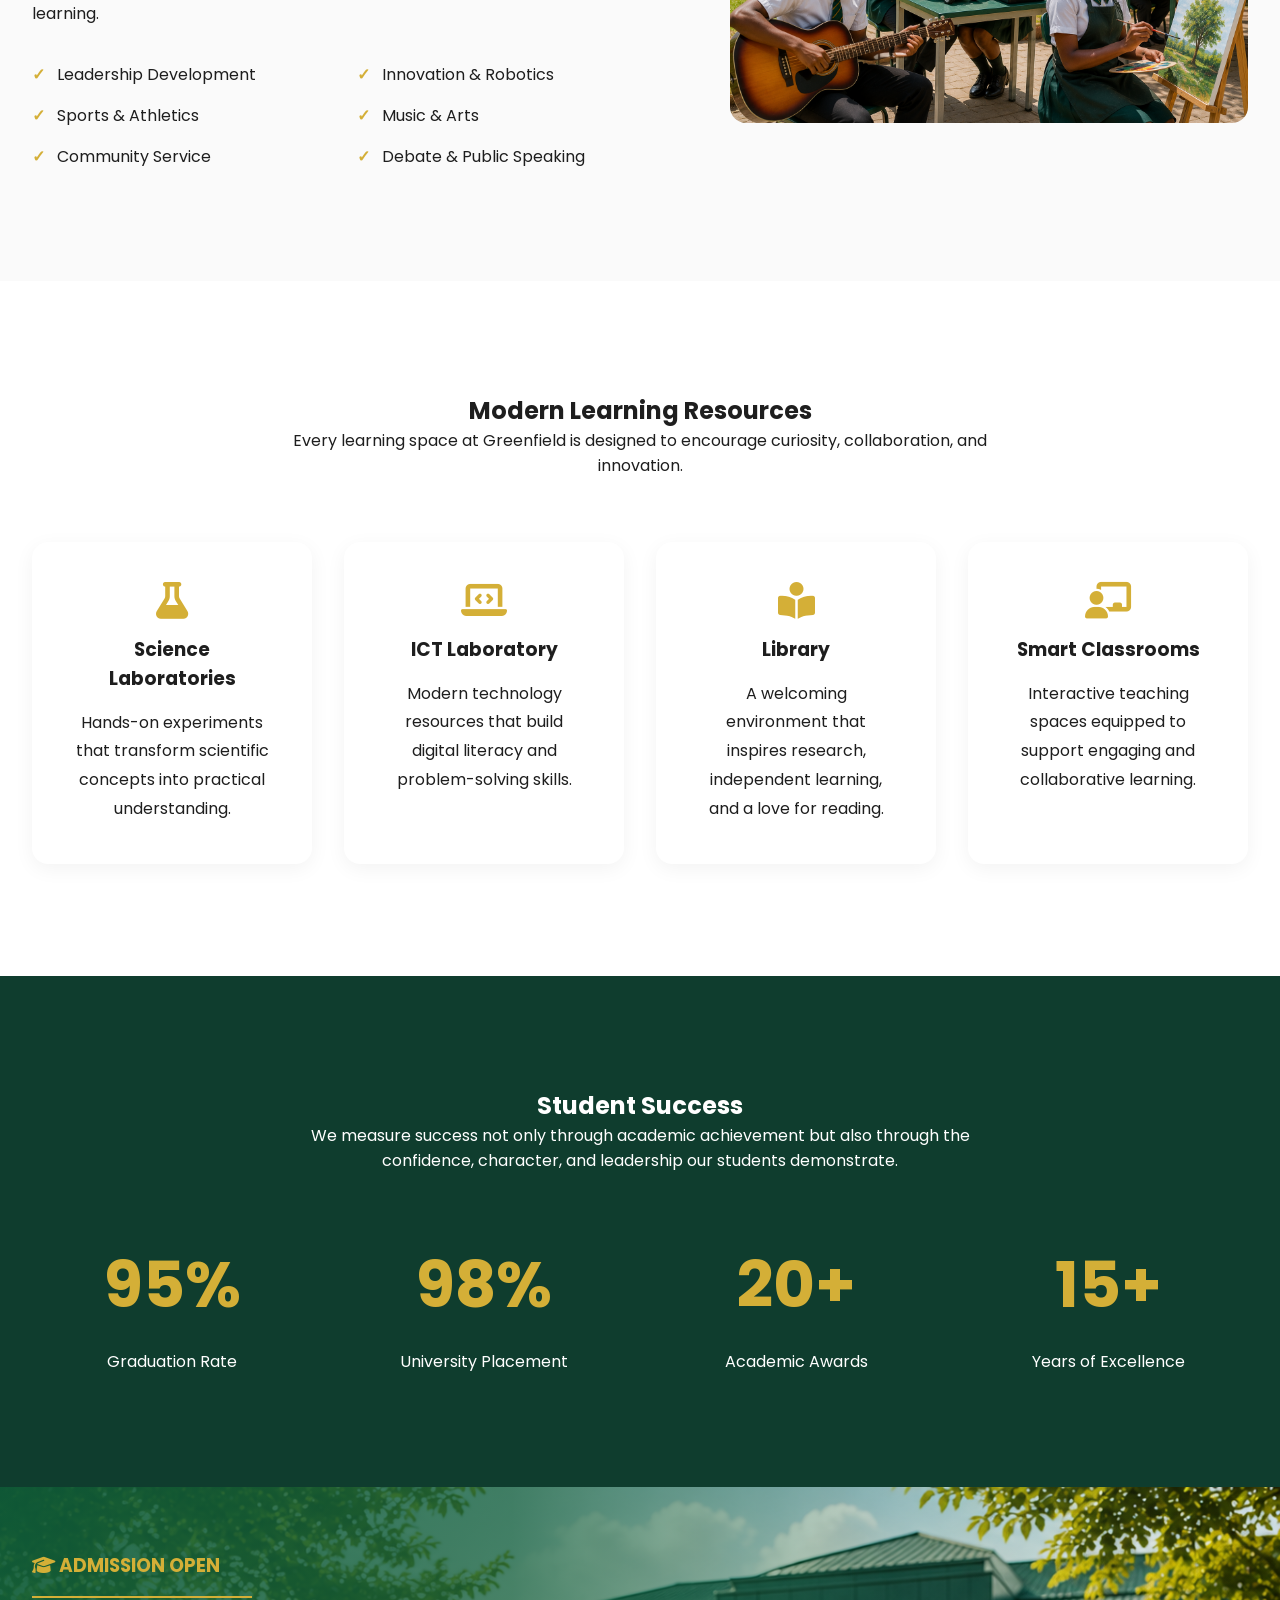
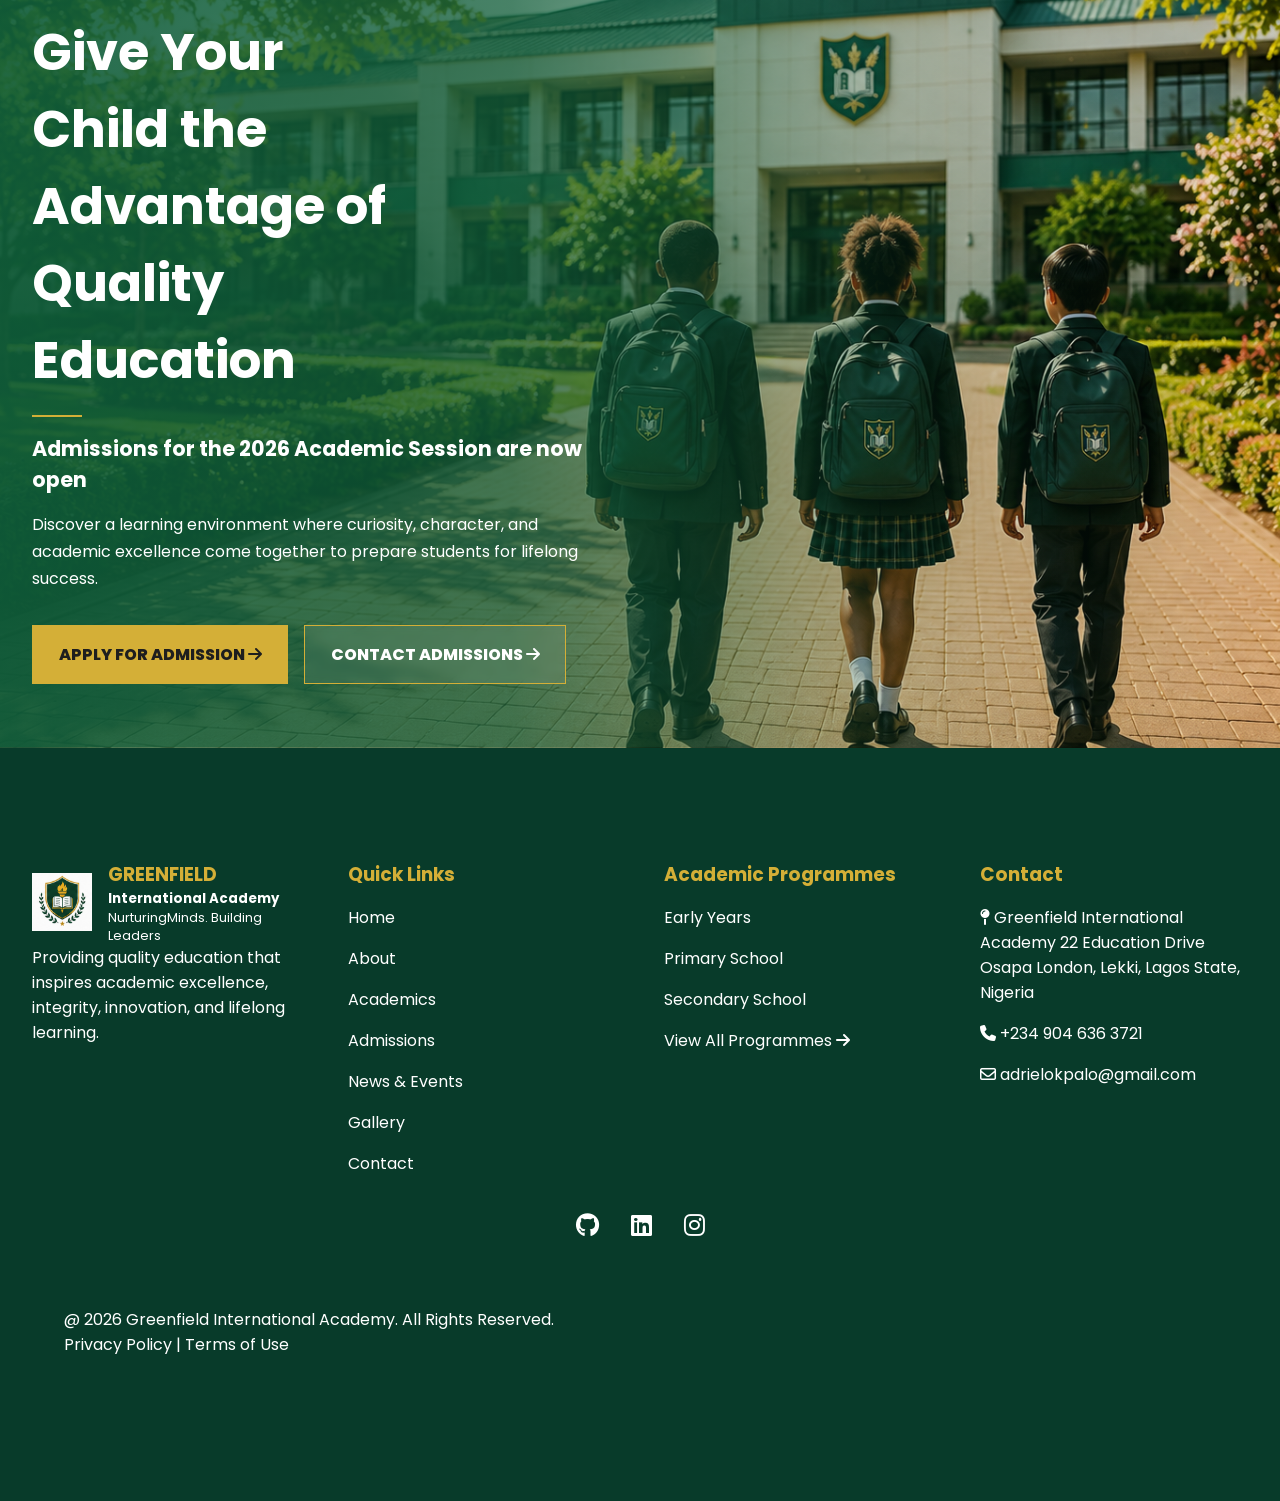
<file: academics.html>
<!DOCTYPE html>
<html lang="en">
<head>
    <meta charset="UTF-8">
    <meta name="viewport" content="width=device-width, initial-scale=1.0">

    <!--FONT LINK-->

    <link rel="preconnect" href="https://fonts.googleapis.com">
    <link rel="preconnect" href="https://fonts.gstatic.com" crossorigin>
    <link href="https://fonts.googleapis.com/css2?family=Playfair:ital,opsz,wght@0,5..1200,300..900;1,5..1200,300..900&display=swap" rel="stylesheet">

    <link rel="preconnect" href="https://fonts.googleapis.com">
    <link rel="preconnect" href="https://fonts.gstatic.com" crossorigin>
    <link href="https://fonts.googleapis.com/css2?family=Poppins:ital,wght@0,100;0,200;0,300;0,400;0,500;0,600;0,700;0,800;0,900;1,100;1,200;1,300;1,400;1,500;1,600;1,700;1,800;1,900&display=swap" rel="stylesheet">

    <!--ICONS LINK-->
    <link rel="stylesheet" href="https://cdnjs.cloudflare.com/ajax/libs/font-awesome/6.7.2/css/all.min.css">

    <!--PAGE LINKS-->
    <link rel="stylesheet" href="/css/style.css">

    <link rel="stylesheet" href="/css/header.css">

    <link rel="stylesheet" href="/css/academic.css">

    <link rel="stylesheet" href="/css/footer.css">

    <link rel="stylesheet" href="/css/responsive.css">

    

    <!-- FAVICON LINK -->

    <link rel="shortcut icon" href="/assets/logos/school-logo.png" type="image/x-icon">

    <title>Academics | Greenfield Academy</title>
</head>
<body>
    <div class="header-container"></div>

    <main>

        <section class="page-title academics">

            <div class="container-narrow">

                <div class="page-title-content">

                    <h2>
                        ACADEMICS
                    </h2>

                    <h1>
                        Preparing Students for Success in School and in Life
                    </h1>

                    <div class="home-about">

                        <a href="index.html">
                            Home
                        </a>

                        <p>/ Academics</p>

                    </div>

                </div>

            </div>

        </section>

        <section class="academic-excellence-section">

            <div class="container-wide">

                <article class="academic-excellence-wrapper">

                    <article class="academic-excellence-image">

                        <img
                            src="/assets/images/academic-excellence.png"
                            alt="Teacher engaging students during an interactive classroom lesson">

                    </article>

                    <article class="academic-excellence-content">

                        <h2>
                            Academic Excellence
                        </h2>

                        <p>
                            At Greenfield International Academy, we believe that every learner has the potential to excel when provided with the right environment, guidance, and opportunities. Our approach combines academic rigor with creativity, critical thinking, and character development to prepare students for success both inside and outside the classroom.
                        </p>

                        <p>
                            Through passionate educators, engaging lessons, and a supportive learning culture, we inspire curiosity, encourage innovation, and empower every student to reach their highest potential.
                        </p>

                    </article>

                </article>

            </div>

        </section>

        <section class="curriculum-section">

            <div class="container-wide">

                <article class="curriculum-wrapper">

                    <header class="curriculum-header">

                        <h2>
                            Our Curriculum
                        </h2>

                        <p>
                            Our curriculum is thoughtfully designed to support every stage of a child's educational journey, ensuring continuous growth from early childhood through secondary education.
                        </p>

                    </header>

                    <div class="curriculum-grid">

                        <article class="curriculum-card">

                            <i class="fa-solid fa-seedling"></i>

                            <h3>
                                Early Years
                            </h3>

                            <p>
                                Building curiosity, confidence, and foundational skills through play-based and inquiry-driven learning.
                            </p>

                        </article>

                        <article class="curriculum-card">

                            <i class="fa-solid fa-book-open"></i>

                            <h3>
                                Primary School
                            </h3>

                            <p>
                                Developing strong literacy, numeracy, creativity, and problem-solving skills while encouraging independent thinking.
                            </p>

                        </article>

                        <article class="curriculum-card">

                            <i class="fa-solid fa-graduation-cap"></i>

                            <h3>
                                Secondary School
                            </h3>

                            <p>
                                Preparing students for higher education and future careers through rigorous academics, leadership, and innovation.
                            </p>

                        </article>

                    </div>

                </article>

            </div>

        </section>

        <section class="subjects-section">

            <div class="container-wide">

                <article class="subjects-wrapper">

                    <header class="subjects-header">

                        <h2>
                            Learning Across Every Stage
                        </h2>

                        <p>
                            Our diverse curriculum equips students with the knowledge, creativity, and practical skills needed to thrive in a rapidly changing world.
                        </p>

                    </header>

                    <div class="subjects-grid">

                        <article>

                            <i class="fa-solid fa-square-root-variable"></i>

                            <h3>Mathematics</h3>

                        </article>

                        <article>

                            <i class="fa-solid fa-flask"></i>

                            <h3>Science</h3>

                        </article>

                        <article>

                            <i class="fa-solid fa-book"></i>

                            <h3>English</h3>

                        </article>

                        <article>

                            <i class="fa-solid fa-computer"></i>

                            <h3>ICT</h3>

                        </article>

                        <article>

                            <i class="fa-solid fa-palette"></i>

                            <h3>Creative Arts</h3>

                        </article>

                        <article>

                            <i class="fa-solid fa-language"></i>

                            <h3>Languages</h3>

                        </article>

                        <article>

                            <i class="fa-solid fa-futbol"></i>

                            <h3>Physical Education</h3>

                        </article>

                        <article>

                            <i class="fa-solid fa-music"></i>

                            <h3>Music</h3>

                        </article>

                    </div>

                </article>

            </div>

        </section>

        <section class="beyond-classroom-section">

            <div class="container-wide">

                <article class="beyond-classroom-wrapper">

                    <article class="beyond-classroom-content">

                        <h2>
                            Learning Beyond the Classroom
                        </h2>

                        <p>
                            Education at Greenfield extends beyond textbooks. Through leadership programmes, creative arts, sports, clubs, and community engagement, students develop confidence, teamwork, resilience, and a lifelong love for learning.
                        </p>

                        <ul>

                            <li>Leadership Development</li>

                            <li>Innovation & Robotics</li>

                            <li>Sports & Athletics</li>

                            <li>Music & Arts</li>

                            <li>Community Service</li>

                            <li>Debate & Public Speaking</li>

                        </ul>

                    </article>

                    <article class="beyond-classroom-image">

                        <img
                            src="/assets/images/beyond-classroom.png"
                            alt="Students participating in extracurricular activities">

                    </article>

                </article>

            </div>

        </section>

        <section class="resources-section">

            <div class="container-wide">

                <article class="resources-wrapper">

                    <header class="resources-header">

                        <h2>
                            Modern Learning Resources
                        </h2>

                        <p>
                            Every learning space at Greenfield is designed to encourage curiosity, collaboration, and innovation.
                        </p>

                    </header>

                    <div class="resources-grid">

                        <article class="resource-card">

                            <i class="fa-solid fa-flask"></i>

                            <h3>Science Laboratories</h3>

                            <p>
                                Hands-on experiments that transform scientific concepts into practical understanding.
                            </p>

                        </article>

                        <article class="resource-card">

                            <i class="fa-solid fa-laptop-code"></i>

                            <h3>ICT Laboratory</h3>

                            <p>
                                Modern technology resources that build digital literacy and problem-solving skills.
                            </p>

                        </article>

                        <article class="resource-card">

                            <i class="fa-solid fa-book-open-reader"></i>

                            <h3>Library</h3>

                            <p>
                                A welcoming environment that inspires research, independent learning, and a love for reading.
                            </p>

                        </article>

                        <article class="resource-card">

                            <i class="fa-solid fa-chalkboard-user"></i>

                            <h3>Smart Classrooms</h3>

                            <p>
                                Interactive teaching spaces equipped to support engaging and collaborative learning.
                            </p>

                        </article>

                    </div>

                </article>

            </div>

        </section>

        <section class="student-success-section">

            <div class="container-wide">

                <article class="student-success-wrapper">

                    <header class="student-success-header">

                        <h2>
                            Student Success
                        </h2>

                        <p>
                            We measure success not only through academic achievement but also through the confidence, character, and leadership our students demonstrate.
                        </p>

                    </header>

                    <div class="student-success-grid">

                        <article>

                            <h3>95%</h3>

                            <p>Graduation Rate</p>

                        </article>

                        <article>

                            <h3>98%</h3>

                            <p>University Placement</p>

                        </article>

                        <article>

                            <h3>20+</h3>

                            <p>Academic Awards</p>

                        </article>

                        <article>

                            <h3>15+</h3>

                            <p>Years of Excellence</p>

                        </article>

                    </div>

                </article>

            </div>

        </section>

        <section class="admission-section">


            <div class="container-wide">

                <div class="admission-wrapper">
                    
                    <article class="admission-content">
                        
                        <main class="admission-main">

                            <h3>

                                <i class="fa-solid fa-graduation-cap core-icon"></i>
                                ADMISSION OPEN

                            </h3>

                            <hr class="admission-line">

                            <h1>

                                Give Your Child the Advantage of Quality Education

                            </h1>

                            <hr class="title-line">

                            <h2>
                                Admissions for the 2026 Academic Session are now open
                            </h2>

                            <p>
                                Discover a learning environment where curiosity, character, and academic excellence come together to prepare students for lifelong success.
                            </p>

                        </main>

                        <footer class="admission-footer">

                            <a href="#" class="admission-cta-btn">
                                APPLY FOR ADMISSION
                                <i class="fa-solid fa-arrow-right"></i>
                            </a>

                            <a href="#" class="admission-cta-btn clear">
                                CONTACT ADMISSIONS
                                <i class="fa-solid fa-arrow-right"></i>
                            </a>

                        </footer>

                    </article>


                     
                </div>

            </div>

         </section>


    </main>



    <footer class="page-footer"></footer>

    <script type="module" src="/js/ui.js"></script>
</body>
</html>
</file>
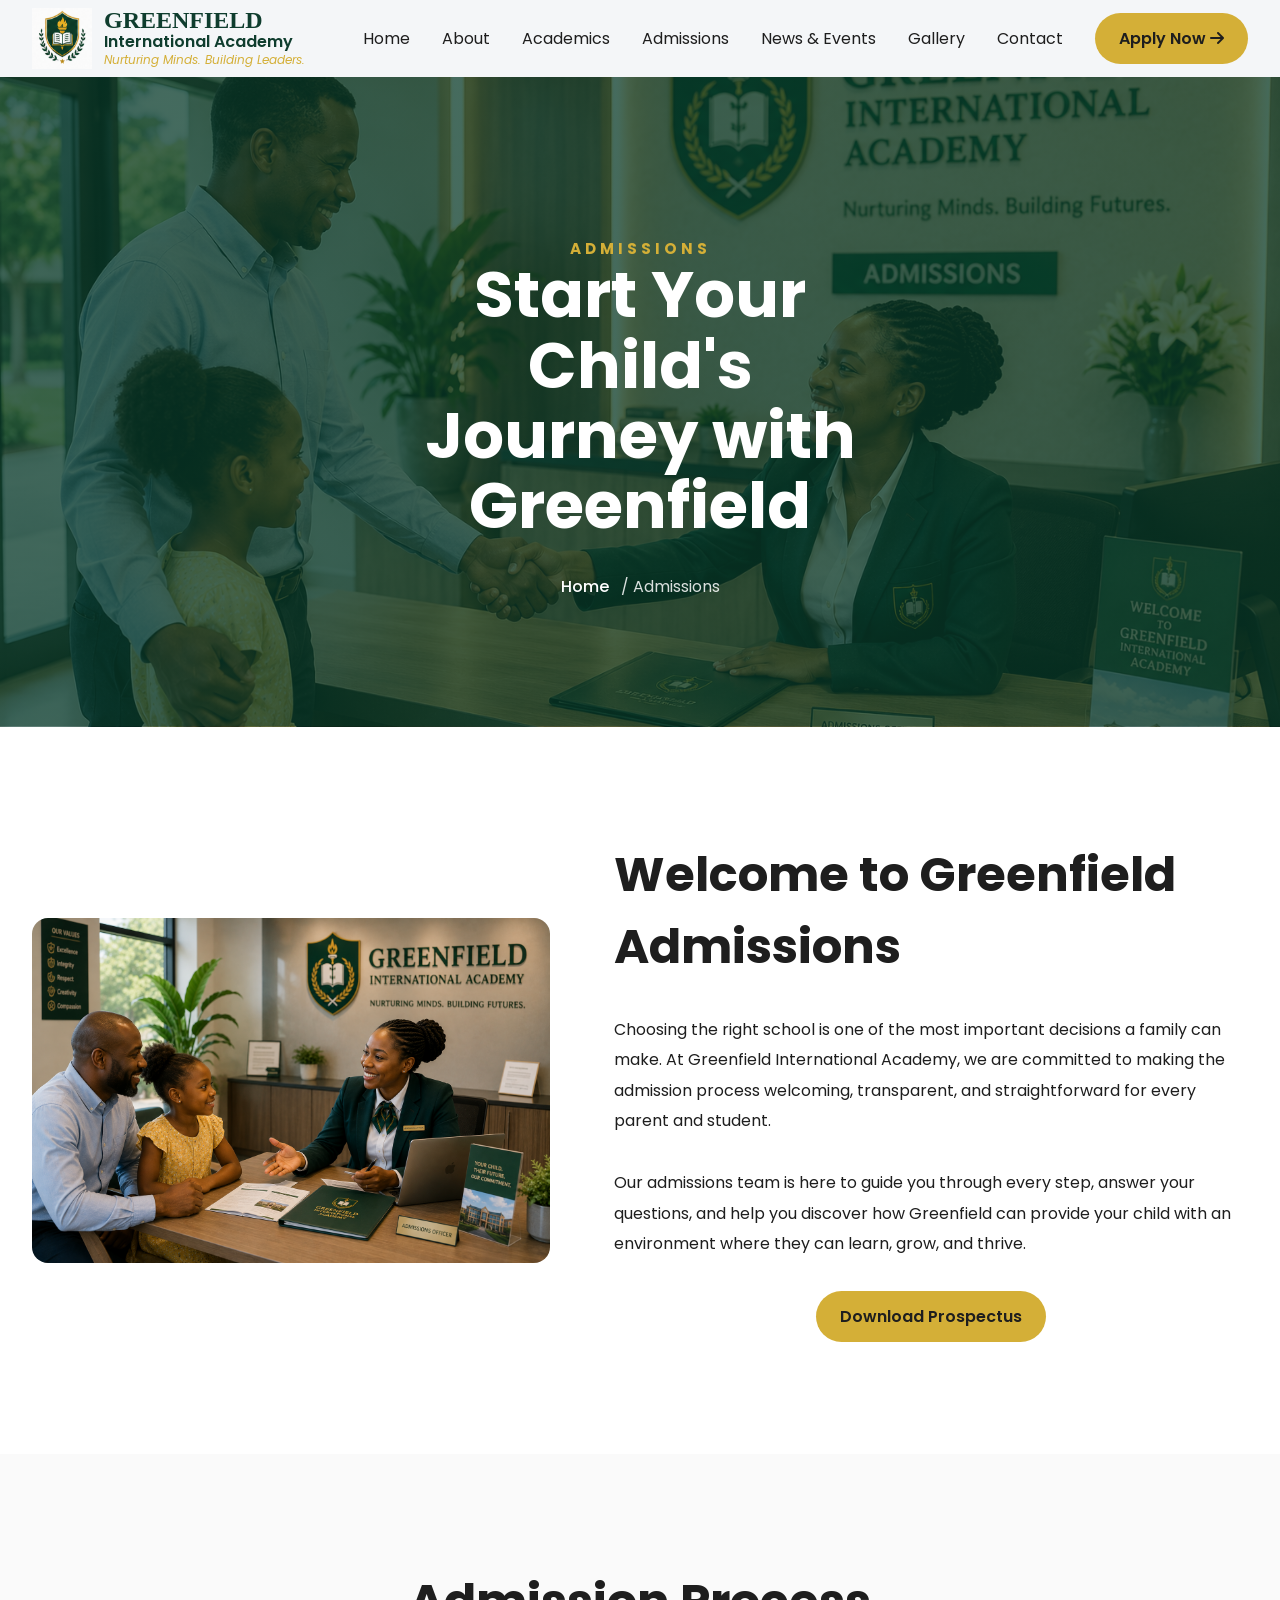
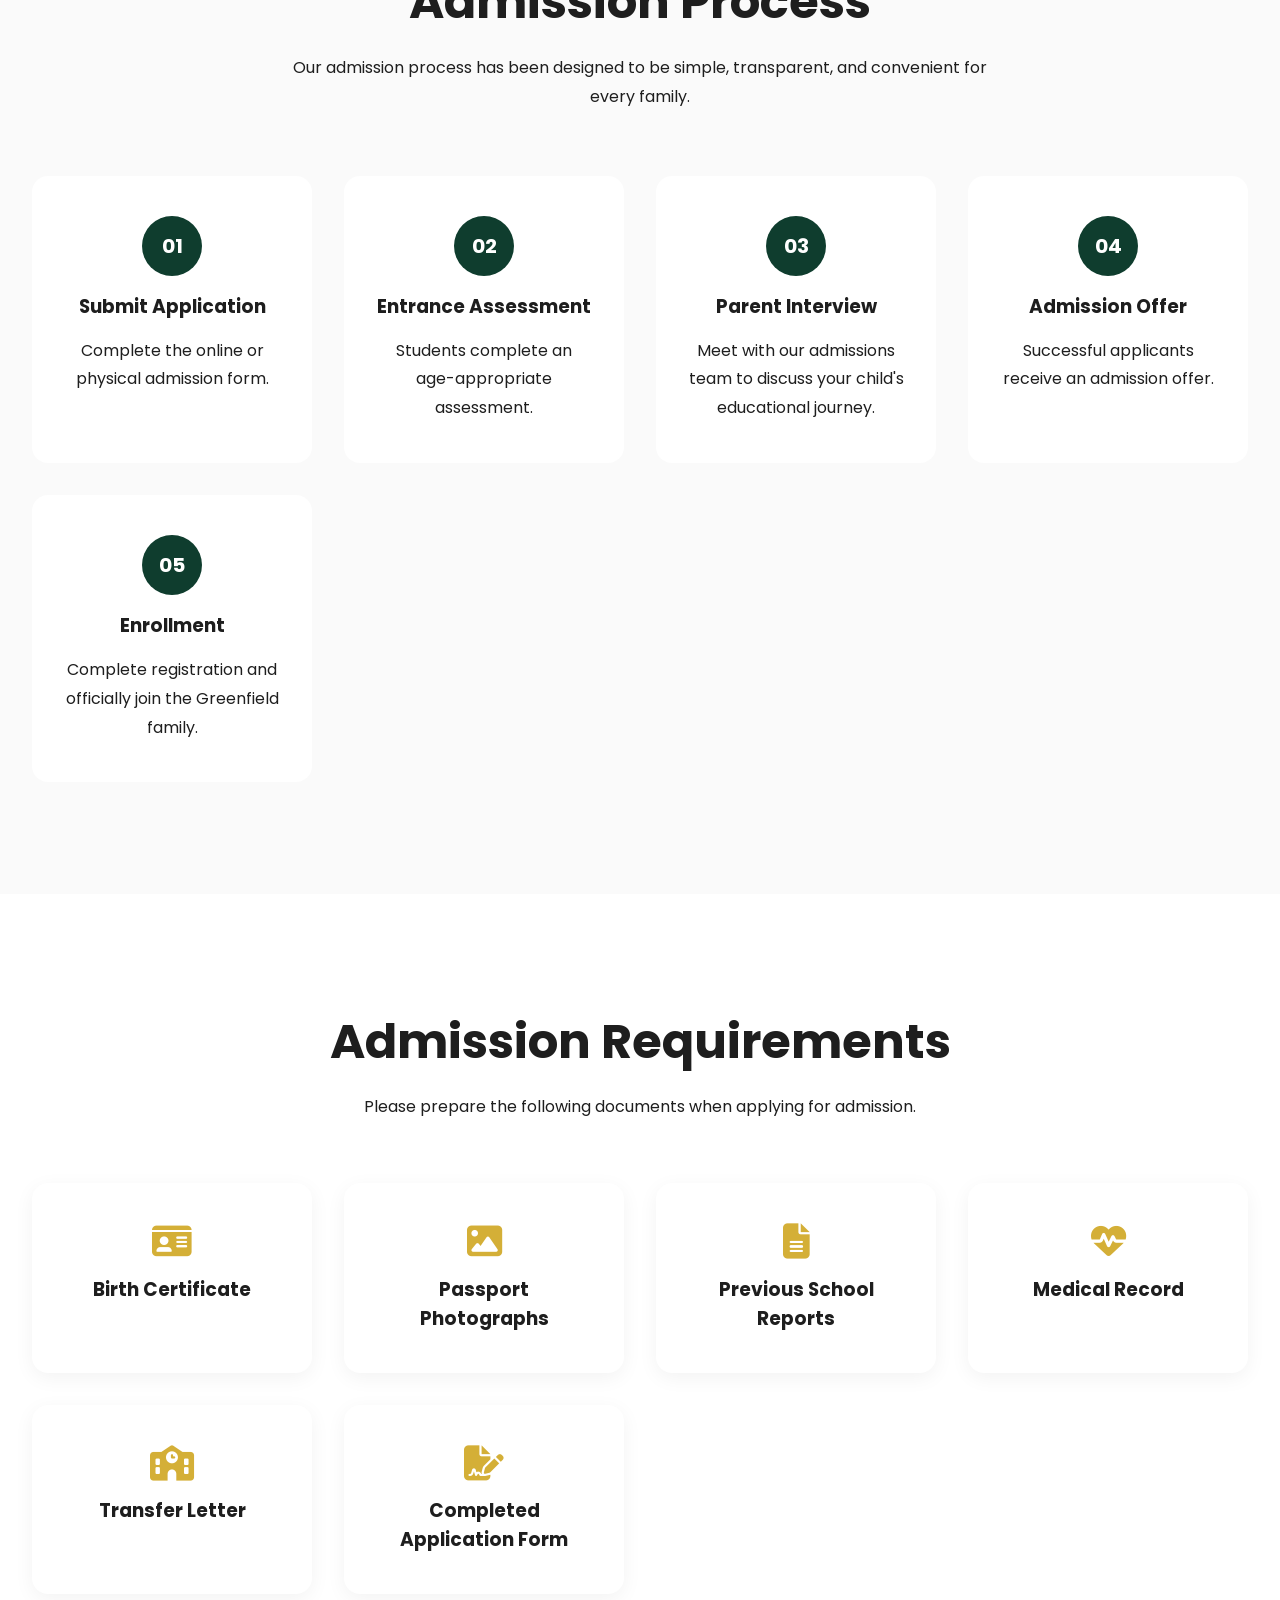
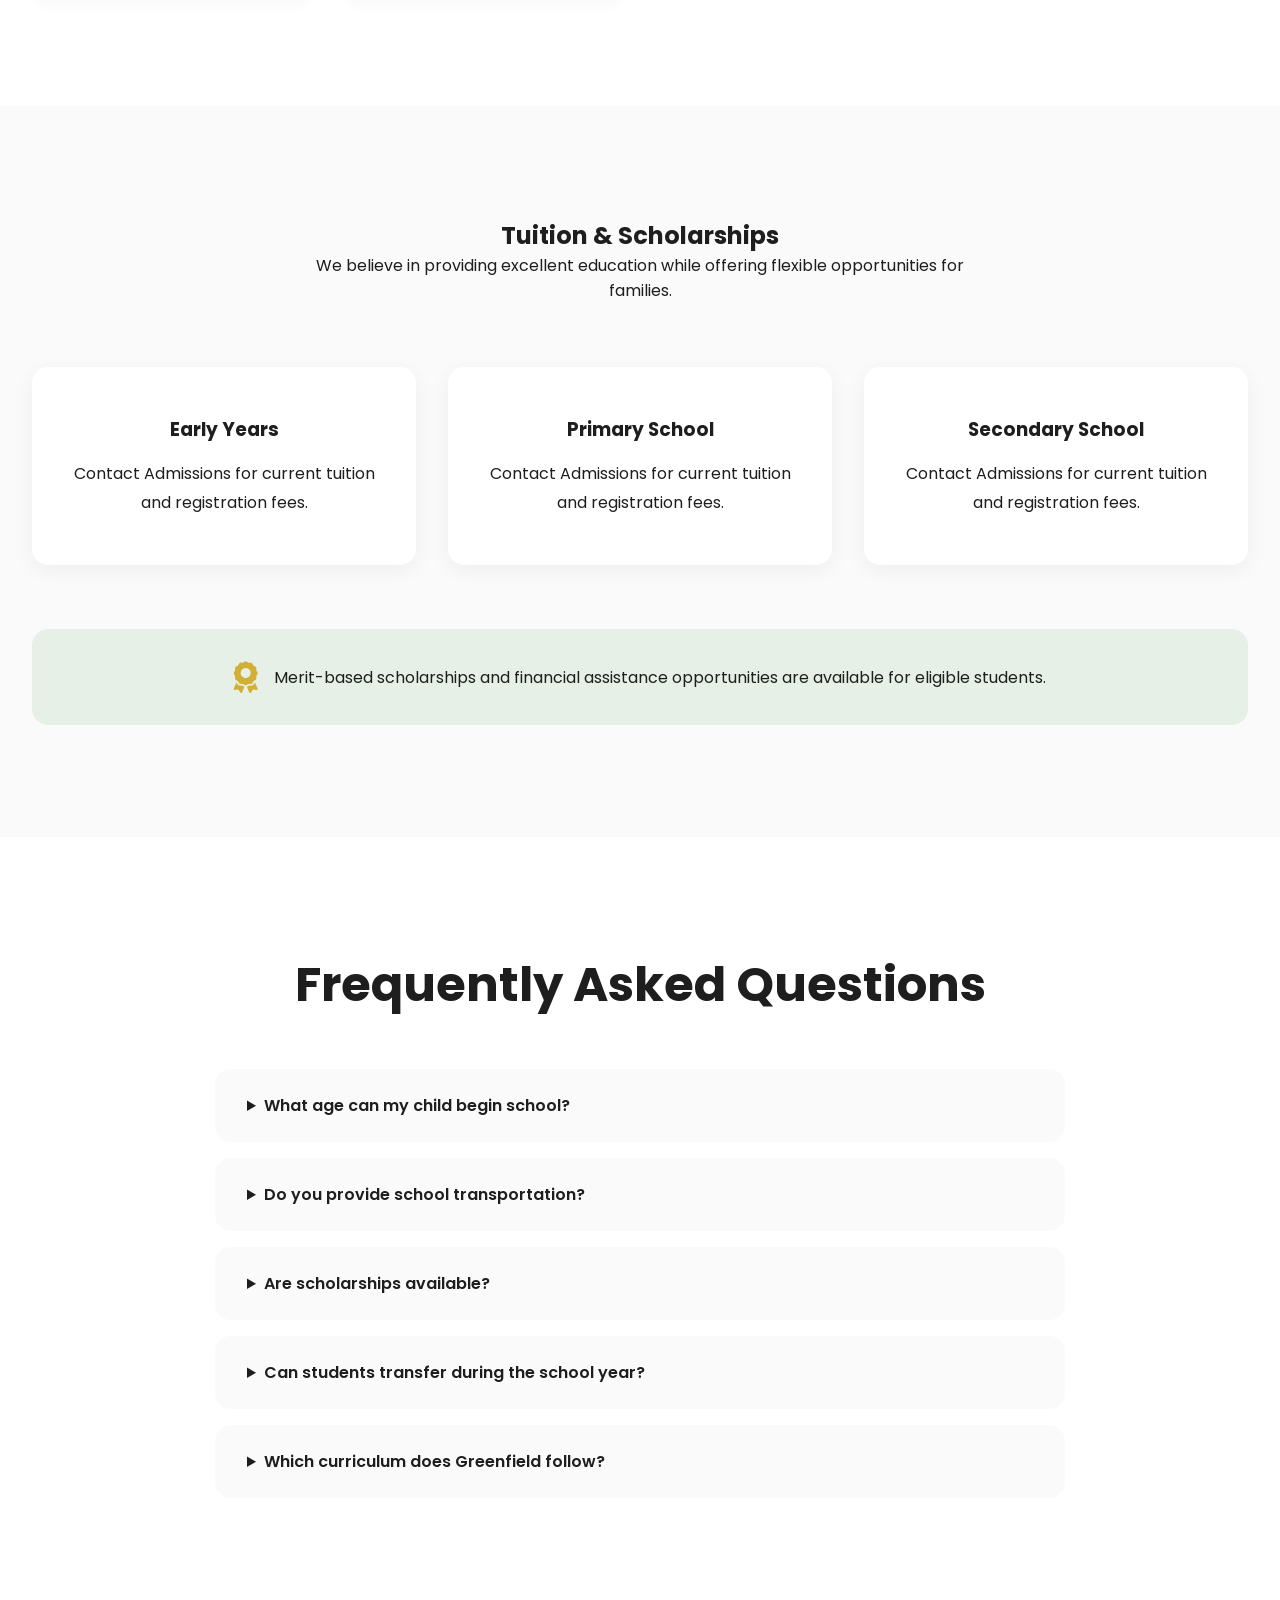
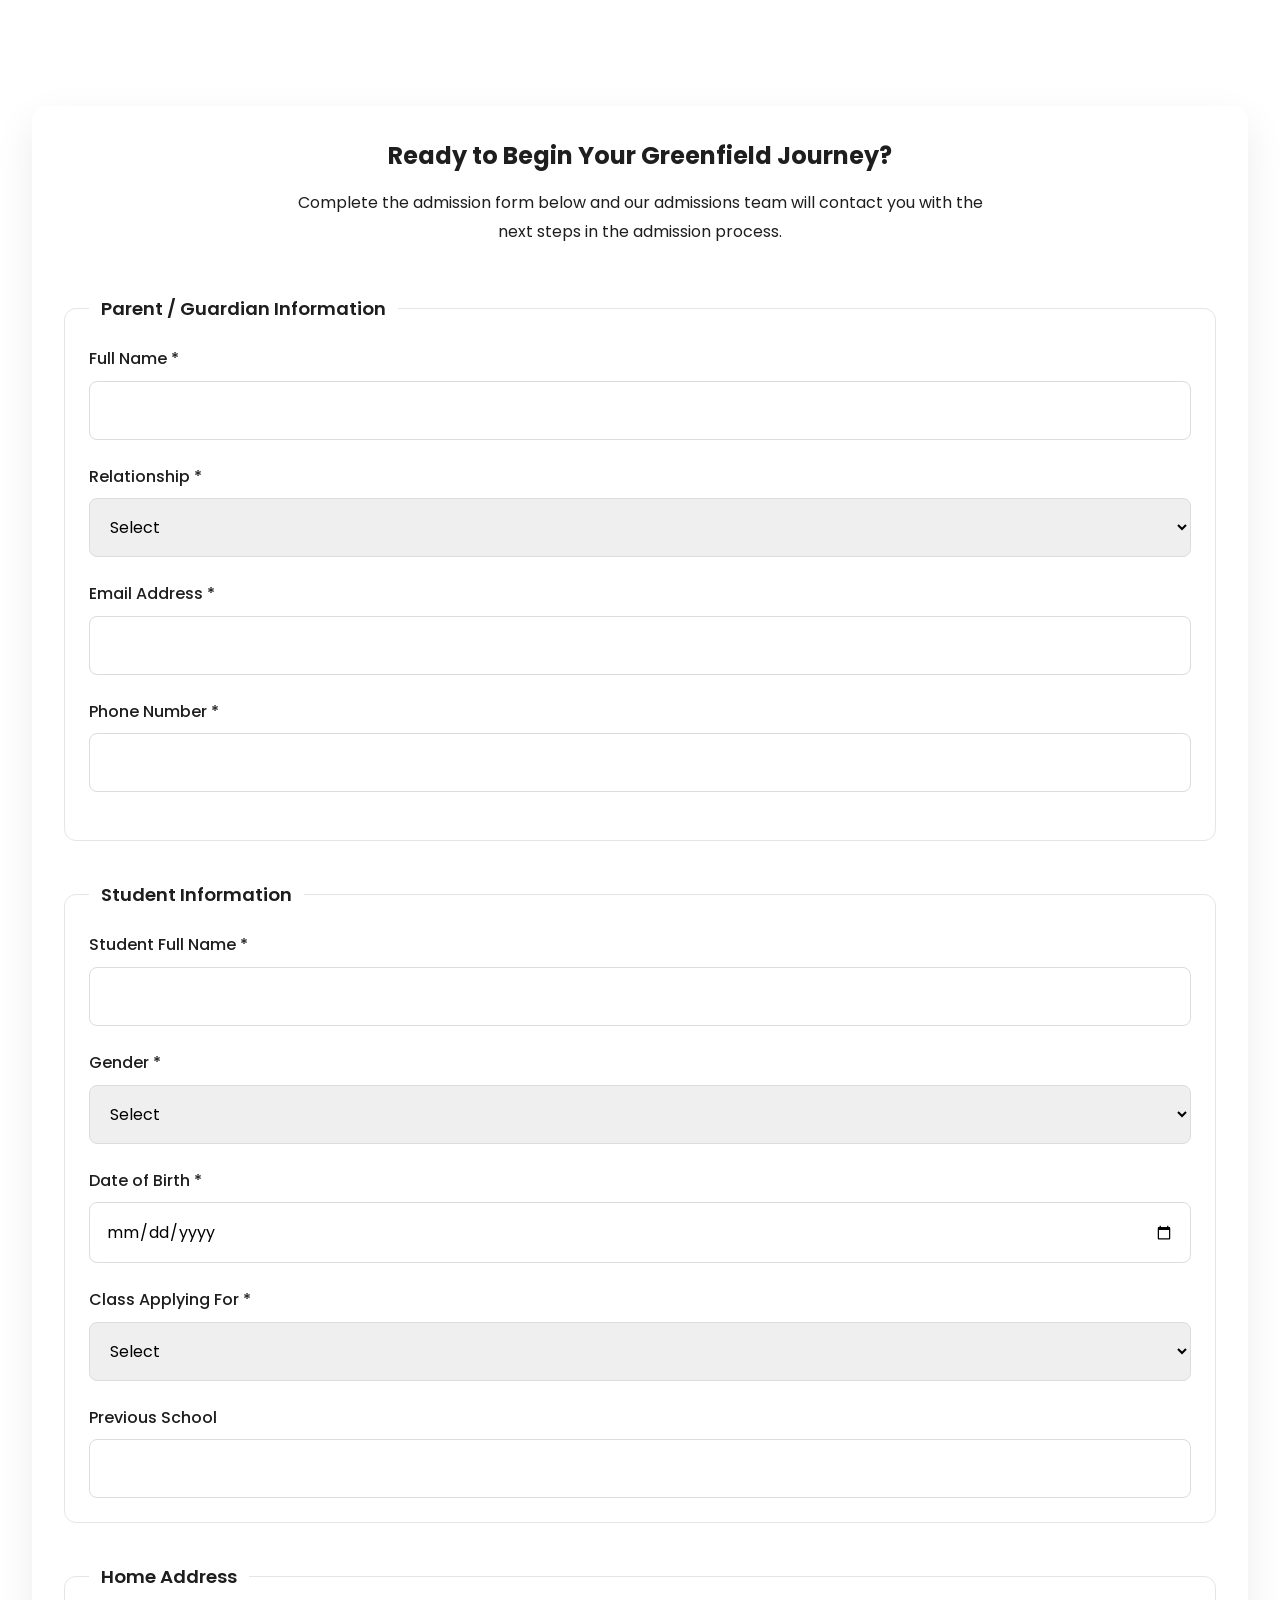
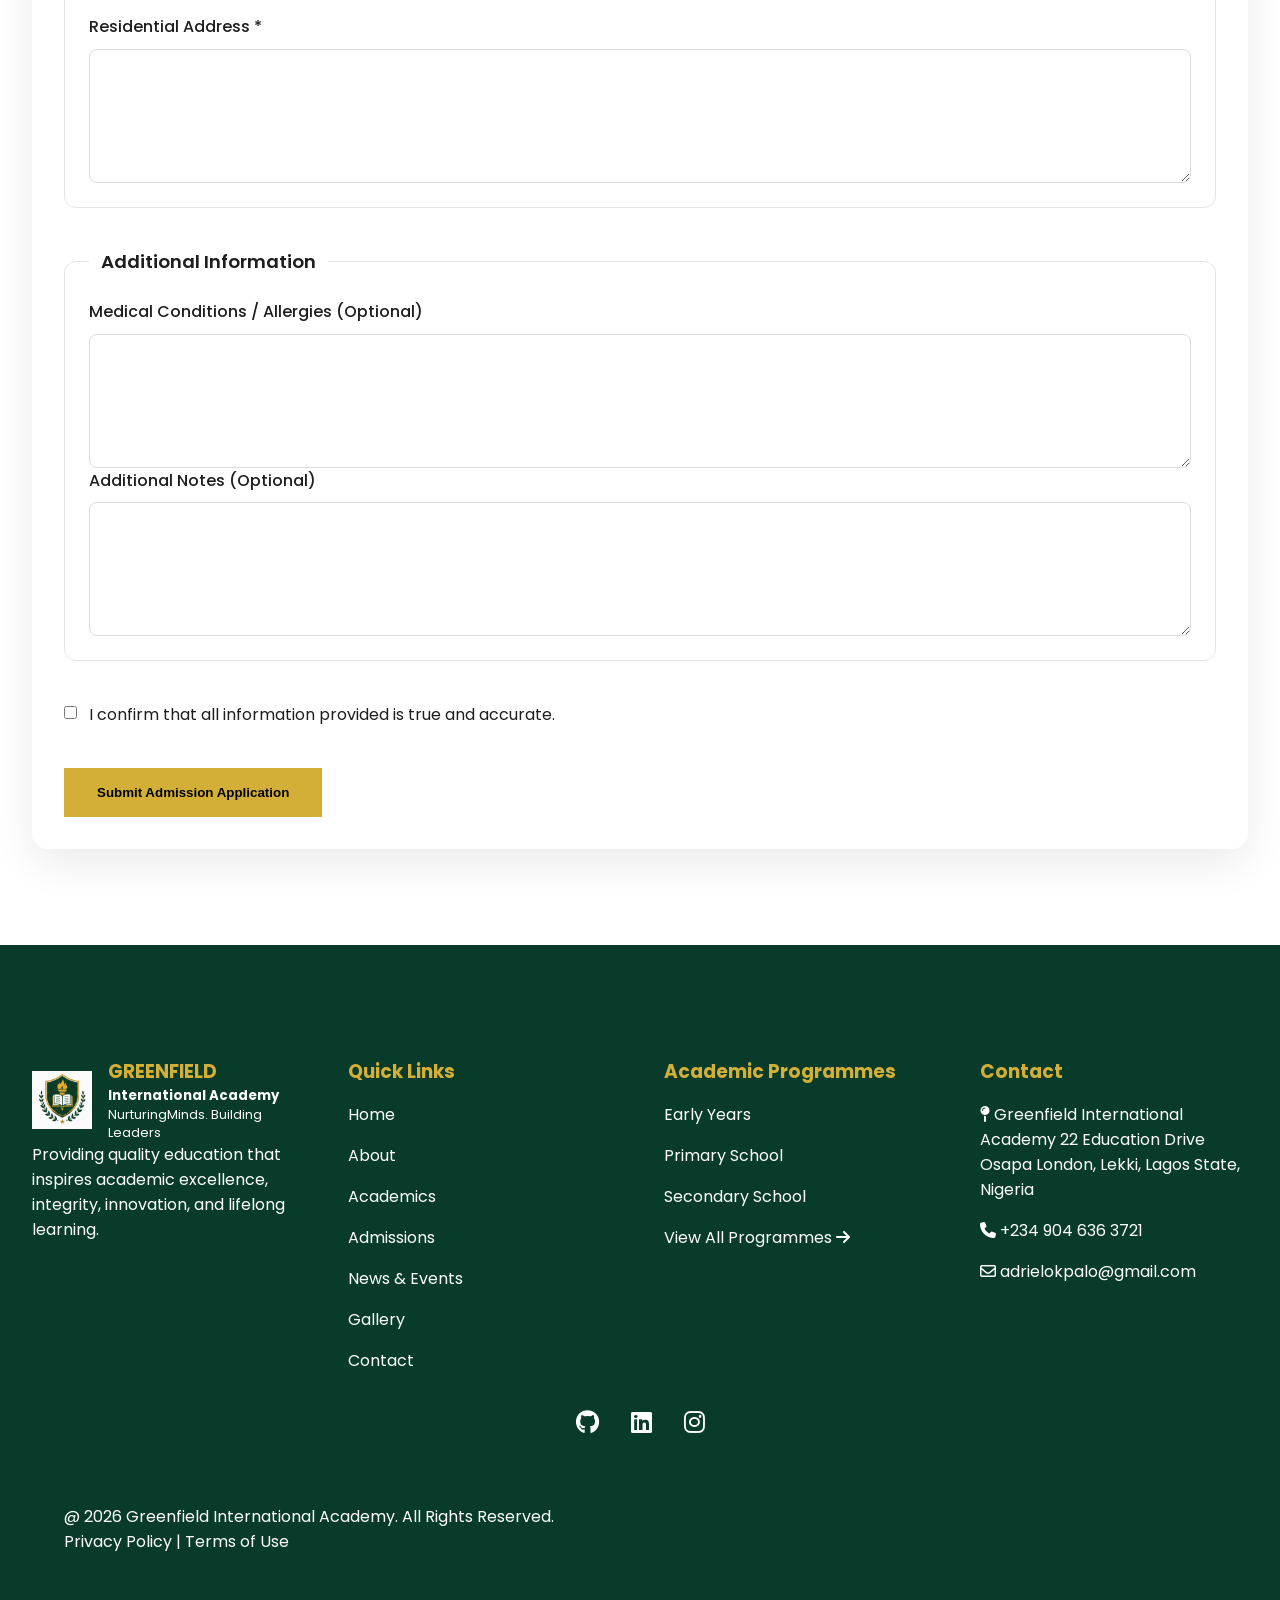
<file: admissions.html>
<!DOCTYPE html>
<html lang="en">
<head>
    <meta charset="UTF-8">
    <meta name="viewport" content="width=device-width, initial-scale=1.0">

    <!--FONT LINK-->

    <link rel="preconnect" href="https://fonts.googleapis.com">
    <link rel="preconnect" href="https://fonts.gstatic.com" crossorigin>
    <link href="https://fonts.googleapis.com/css2?family=Playfair:ital,opsz,wght@0,5..1200,300..900;1,5..1200,300..900&display=swap" rel="stylesheet">

    <link rel="preconnect" href="https://fonts.googleapis.com">
    <link rel="preconnect" href="https://fonts.gstatic.com" crossorigin>
    <link href="https://fonts.googleapis.com/css2?family=Poppins:ital,wght@0,100;0,200;0,300;0,400;0,500;0,600;0,700;0,800;0,900;1,100;1,200;1,300;1,400;1,500;1,600;1,700;1,800;1,900&display=swap" rel="stylesheet">

    <!--ICONS LINK-->
    <link rel="stylesheet" href="https://cdnjs.cloudflare.com/ajax/libs/font-awesome/6.7.2/css/all.min.css">

    <!--PAGE LINKS-->
    <link rel="stylesheet" href="/css/style.css">

    <link rel="stylesheet" href="/css/header.css">

    <link rel="stylesheet" href="/css/admission.css">

    <link rel="stylesheet" href="/css/footer.css">

    <link rel="stylesheet" href="/css/responsive.css">

    

    <!-- FAVICON LINK -->

    <link rel="shortcut icon" href="/assets/logos/school-logo.png" type="image/x-icon">

    <title>Admissions | Greenfield Academy</title>
</head>
<body>
    <div class="header-container"></div>

    <section class="page-title admission-hero">

        <div class="container-narrow">

            <div class="page-title-content">

                <h2>
                    ADMISSIONS
                </h2>

                <h1>
                    Start Your Child's Journey with Greenfield
                </h1>

                <div class="home-about">

                    <a href="index.html">
                        Home
                    </a>

                    <p>/ Admissions</p>

                </div>

            </div>

        </div>

    </section>

    <section class="admission-intro-section">

        <div class="container-wide">

            <article class="admission-intro-wrapper">

                <article class="admission-intro-image">

                    <img src="/assets/images/admissions-intro.png"
                        alt="Parent and child meeting with a school admissions officer">

                </article>

                <article class="admission-intro-content">

                    <h2>
                        Welcome to Greenfield Admissions
                    </h2>

                    <p>
                        Choosing the right school is one of the most important decisions a family can make. At Greenfield International Academy, we are committed to making the admission process welcoming, transparent, and straightforward for every parent and student.
                    </p>

                    <p>
                        Our admissions team is here to guide you through every step, answer your questions, and help you discover how Greenfield can provide your child with an environment where they can learn, grow, and thrive.
                    </p>

                    <a href="#" class="cta-btn">

                        Download Prospectus

                    </a>

                </article>

            </article>

        </div>

    </section>

    <section class="admission-process-section">

        <div class="container-wide">

            <article class="admission-process-wrapper">

                <header class="admission-process-header">

                    <h2>
                        Admission Process
                    </h2>

                    <p>
                        Our admission process has been designed to be simple, transparent, and convenient for every family.
                    </p>

                </header>

                <div class="process-timeline">

                    <article class="process-step">

                        <span>01</span>

                        <h3>
                            Submit Application
                        </h3>

                        <p>
                            Complete the online or physical admission form.
                        </p>

                    </article>

                    <article class="process-step">

                        <span>02</span>

                        <h3>
                            Entrance Assessment
                        </h3>

                        <p>
                            Students complete an age-appropriate assessment.
                        </p>

                    </article>

                    <article class="process-step">

                        <span>03</span>

                        <h3>
                            Parent Interview
                        </h3>

                        <p>
                            Meet with our admissions team to discuss your child's educational journey.
                        </p>

                    </article>

                    <article class="process-step">

                        <span>04</span>

                        <h3>
                            Admission Offer
                        </h3>

                        <p>
                            Successful applicants receive an admission offer.
                        </p>

                    </article>

                    <article class="process-step">

                        <span>05</span>

                        <h3>
                            Enrollment
                        </h3>

                        <p>
                            Complete registration and officially join the Greenfield family.
                        </p>

                    </article>

                </div>

            </article>

        </div>

    </section>

    <section class="requirements-section">

        <div class="container-wide">

            <article class="requirements-wrapper">

                <header class="requirements-header">

                    <h2>
                        Admission Requirements
                    </h2>

                    <p>
                        Please prepare the following documents when applying for admission.
                    </p>

                </header>

                <div class="requirements-grid">

                    <article class="requirement-card">

                        <i class="fa-solid fa-id-card"></i>

                        <h3>
                            Birth Certificate
                        </h3>

                    </article>

                    <article class="requirement-card">

                        <i class="fa-solid fa-image"></i>

                        <h3>
                            Passport Photographs
                        </h3>

                    </article>

                    <article class="requirement-card">

                        <i class="fa-solid fa-file-lines"></i>

                        <h3>
                            Previous School Reports
                        </h3>

                    </article>

                    <article class="requirement-card">

                        <i class="fa-solid fa-heart-pulse"></i>

                        <h3>
                            Medical Record
                        </h3>

                    </article>

                    <article class="requirement-card">

                        <i class="fa-solid fa-school"></i>

                        <h3>
                            Transfer Letter
                        </h3>

                    </article>

                    <article class="requirement-card">

                        <i class="fa-solid fa-file-signature"></i>

                        <h3>
                            Completed Application Form
                        </h3>

                    </article>

                </div>

            </article>

        </div>

    </section>

    <section class="tuition-section">

        <div class="container-wide">

            <article class="tuition-wrapper">

                <header class="tuition-header">

                    <h2>
                        Tuition & Scholarships
                    </h2>

                    <p>
                        We believe in providing excellent education while offering flexible opportunities for families.
                    </p>

                </header>

                <div class="tuition-grid">

                    <article class="tuition-card">

                        <h3>
                            Early Years
                        </h3>

                        <p>
                            Contact Admissions for current tuition and registration fees.
                        </p>

                    </article>

                    <article class="tuition-card">

                        <h3>
                            Primary School
                        </h3>

                        <p>
                            Contact Admissions for current tuition and registration fees.
                        </p>

                    </article>

                    <article class="tuition-card">

                        <h3>
                            Secondary School
                        </h3>

                        <p>
                            Contact Admissions for current tuition and registration fees.
                        </p>

                    </article>

                </div>

                <div class="scholarship-note">

                    <i class="fa-solid fa-award"></i>

                    <p>

                        Merit-based scholarships and financial assistance opportunities are available for eligible students.

                    </p>

                </div>

            </article>

        </div>

    </section>

    <section class="faq-section">

        <div class="container-wide">

            <article class="faq-wrapper">

                <header class="faq-header">

                    <h2>
                        Frequently Asked Questions
                    </h2>

                </header>

                <div class="faq-list">

                    <details>

                        <summary>
                            What age can my child begin school?
                        </summary>

                        <p>
                            Admission begins from our Early Years programme based on the school's admission policy.
                        </p>

                    </details>

                    <details>

                        <summary>
                            Do you provide school transportation?
                        </summary>

                        <p>
                            Yes. Safe and reliable transportation is available for selected routes.
                        </p>

                    </details>

                    <details>

                        <summary>
                            Are scholarships available?
                        </summary>

                        <p>
                            Yes. Merit-based scholarships are available for qualified students.
                        </p>

                    </details>

                    <details>

                        <summary>
                            Can students transfer during the school year?
                        </summary>

                        <p>
                            Yes, subject to available spaces and successful completion of the admission process.
                        </p>

                    </details>

                    <details>

                        <summary>
                            Which curriculum does Greenfield follow?
                        </summary>

                        <p>
                            We offer a well-balanced curriculum designed to prepare students for academic excellence and global opportunities.
                        </p>

                    </details>

                </div>

            </article>

        </div>

    </section>

    <section class="admission-form-section" id="admission-form">

        <div class="container-wide">

            <article class="admission-form-wrapper">

                <header class="admission-form-header">

                    <h2>
                        Ready to Begin Your Greenfield Journey?
                    </h2>

                    <p>
                        Complete the admission form below and our admissions team will contact you with the next steps in the admission process.
                    </p>

                </header>

                <form id="admission-form">

                    <!-- Parent Information -->

                    <fieldset>

                        <legend>Parent / Guardian Information</legend>

                        <div class="form-grid">

                            <div class="form-group">

                                <label for="parent-name">Full Name *</label>

                                <input
                                    type="text"
                                    id="parent-name"
                                    name="parent-name"
                                    required>

                            </div>

                            <div class="form-group">

                                <label for="relationship">Relationship *</label>

                                <select
                                    id="relationship"
                                    name="relationship"
                                    required>

                                    <option value="">Select</option>
                                    <option>Father</option>
                                    <option>Mother</option>
                                    <option>Guardian</option>

                                </select>

                            </div>

                        </div>

                        <div class="form-grid">

                            <div class="form-group">

                                <label for="email">Email Address *</label>

                                <input
                                    type="email"
                                    id="email"
                                    name="email"
                                    required>

                            </div>

                            <div class="form-group">

                                <label for="phone">Phone Number *</label>

                                <input
                                    type="tel"
                                    id="phone"
                                    name="phone"
                                    required>

                            </div>

                        </div>

                    </fieldset>

                    <!-- Student Information -->

                    <fieldset>

                        <legend>Student Information</legend>

                        <div class="form-grid">

                            <div class="form-group">

                                <label for="student-name">Student Full Name *</label>

                                <input
                                    type="text"
                                    id="student-name"
                                    name="student-name"
                                    required>

                            </div>

                            <div class="form-group">

                                <label for="gender">Gender *</label>

                                <select
                                    id="gender"
                                    name="gender"
                                    required>

                                    <option value="">Select</option>
                                    <option>Male</option>
                                    <option>Female</option>

                                </select>

                            </div>

                        </div>

                        <div class="form-grid">

                            <div class="form-group">

                                <label for="dob">Date of Birth *</label>

                                <input
                                    type="date"
                                    id="dob"
                                    name="dob"
                                    required>

                            </div>

                            <div class="form-group">

                                <label for="class-applying">Class Applying For *</label>

                                <select
                                    id="class-applying"
                                    name="class-applying"
                                    required>

                                    <option value="">Select</option>
                                    <option>Nursery 1</option>
                                    <option>Nursery 2</option>
                                    <option>Kindergarten</option>
                                    <option>Primary 1</option>
                                    <option>Primary 2</option>
                                    <option>Primary 3</option>
                                    <option>Primary 4</option>
                                    <option>Primary 5</option>
                                    <option>Primary 6</option>
                                    <option>JSS 1</option>
                                    <option>JSS 2</option>
                                    <option>JSS 3</option>
                                    <option>SS 1</option>
                                    <option>SS 2</option>
                                    <option>SS 3</option>

                                </select>

                            </div>

                        </div>

                        <div class="form-group">

                            <label for="previous-school">Previous School</label>

                            <input
                                type="text"
                                id="previous-school"
                                name="previous-school">

                        </div>

                    </fieldset>

                    <!-- Home Address -->

                    <fieldset>

                        <legend>Home Address</legend>

                        <div class="form-group">

                            <label for="address">Residential Address *</label>

                            <textarea
                                id="address"
                                name="address"
                                rows="4"
                                required></textarea>

                        </div>

                    </fieldset>

                    <!-- Additional Information -->

                    <fieldset>

                        <legend>Additional Information</legend>

                        <div class="form-group">

                            <label for="medical-information">

                                Medical Conditions / Allergies (Optional)

                            </label>

                            <textarea
                                id="medical-information"
                                name="medical-information"
                                rows="4"></textarea>

                        </div>

                        <div class="form-group">

                            <label for="additional-notes">

                                Additional Notes (Optional)

                            </label>

                            <textarea
                                id="additional-notes"
                                name="additional-notes"
                                rows="4"></textarea>

                        </div>

                    </fieldset>

                    <div class="form-checkbox">

                        <input
                            type="checkbox"
                            id="agreement"
                            required>

                        <label for="agreement">

                            I confirm that all information provided is true and accurate.

                        </label>

                    </div>

                    <button
                        type="submit"
                        class="admission-cta-btn">

                        Submit Admission Application

                    </button>

                </form>

                <div class="form-message" id="form-message">

                    Your application has been submitted successfully. Our admissions team will contact you soon.

                </div>

            </article>

        </div>

    </section>



    <footer class="page-footer"></footer>

    <script type="module" src="/js/ui.js"></script>
</body>
</html>
</file>
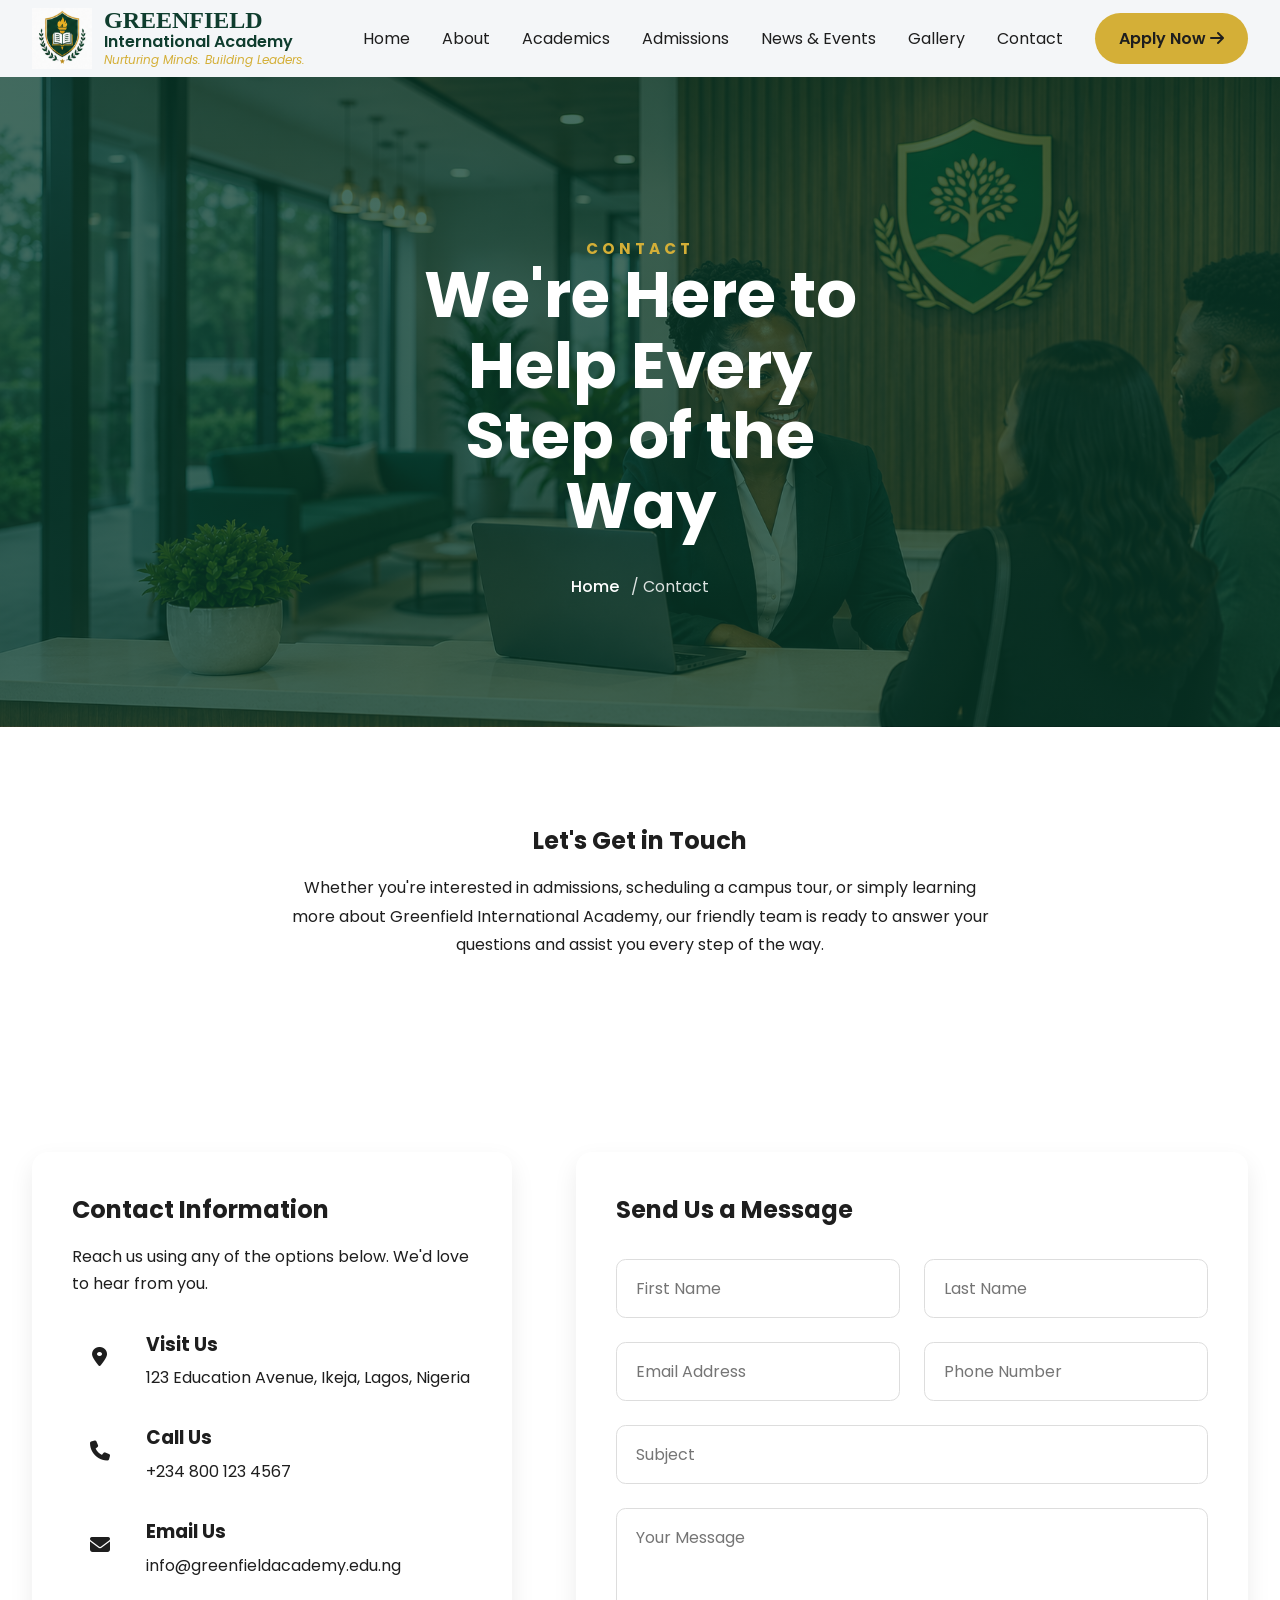
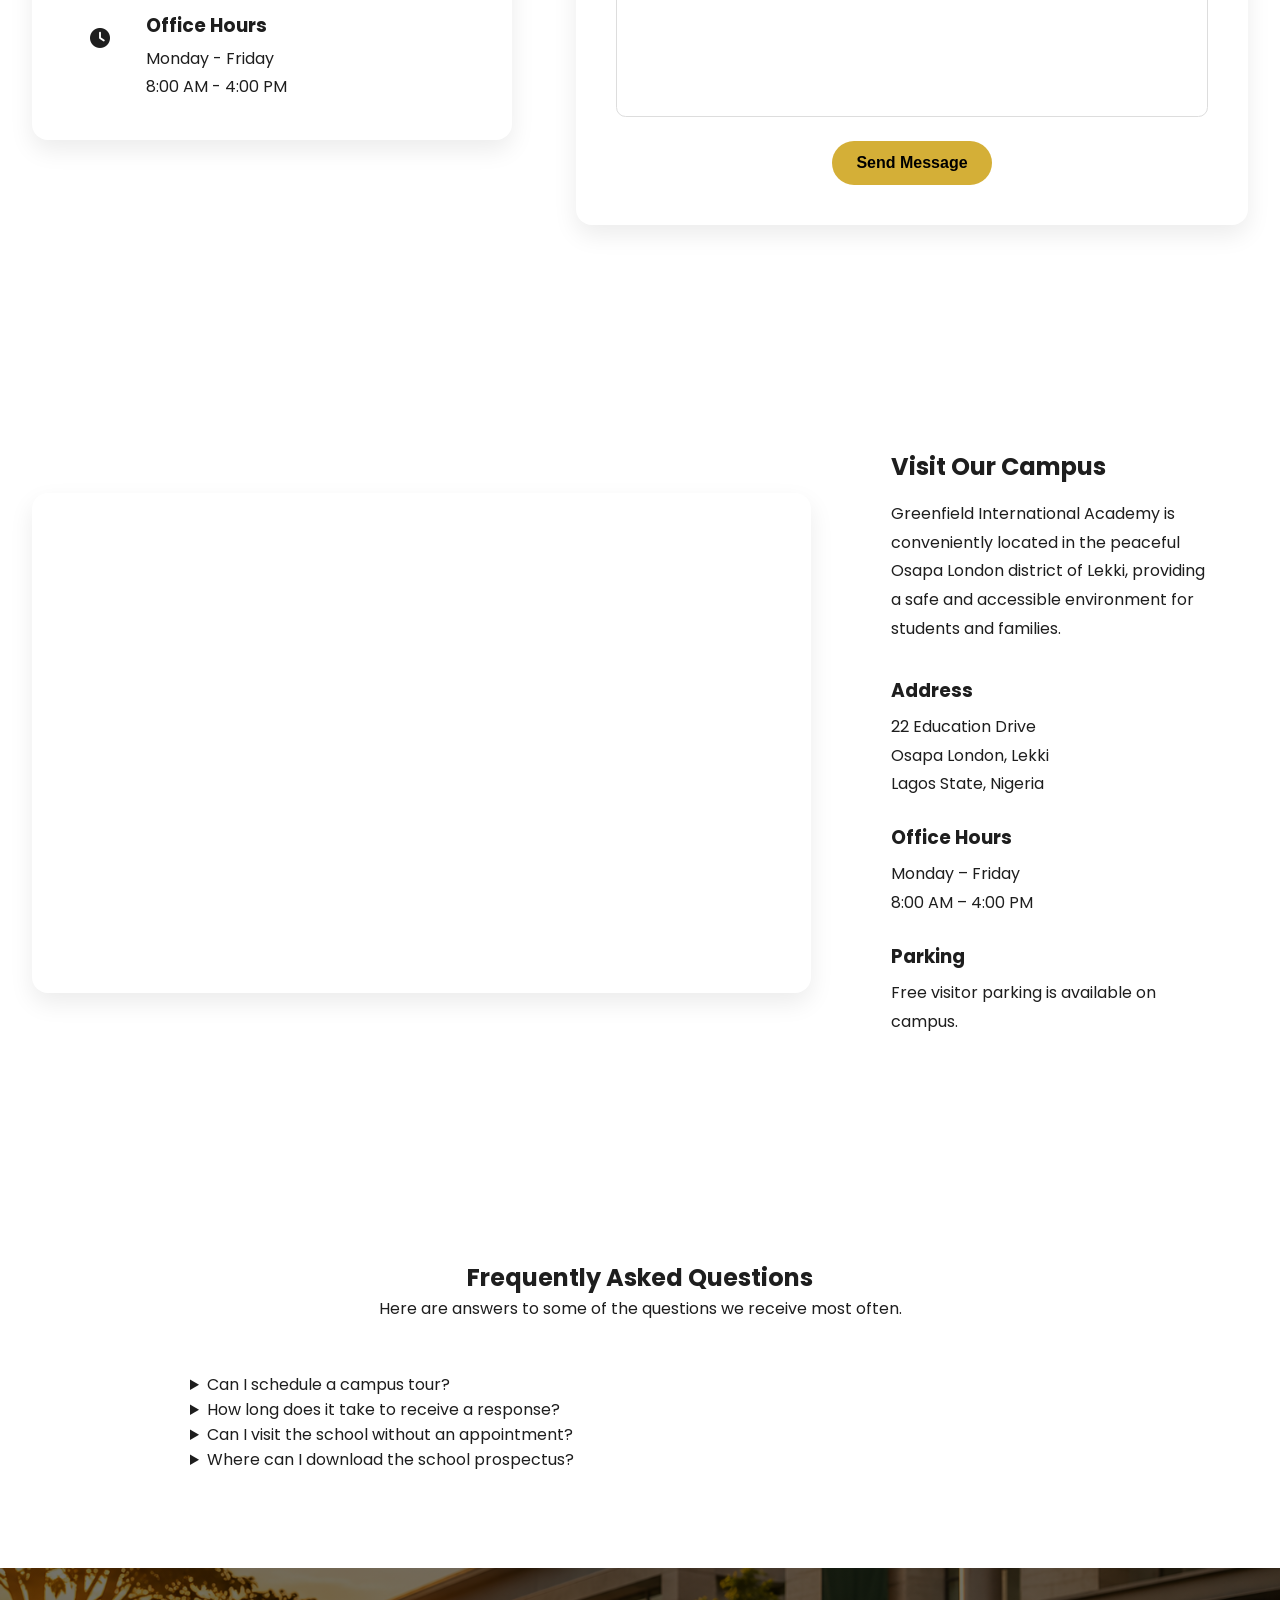
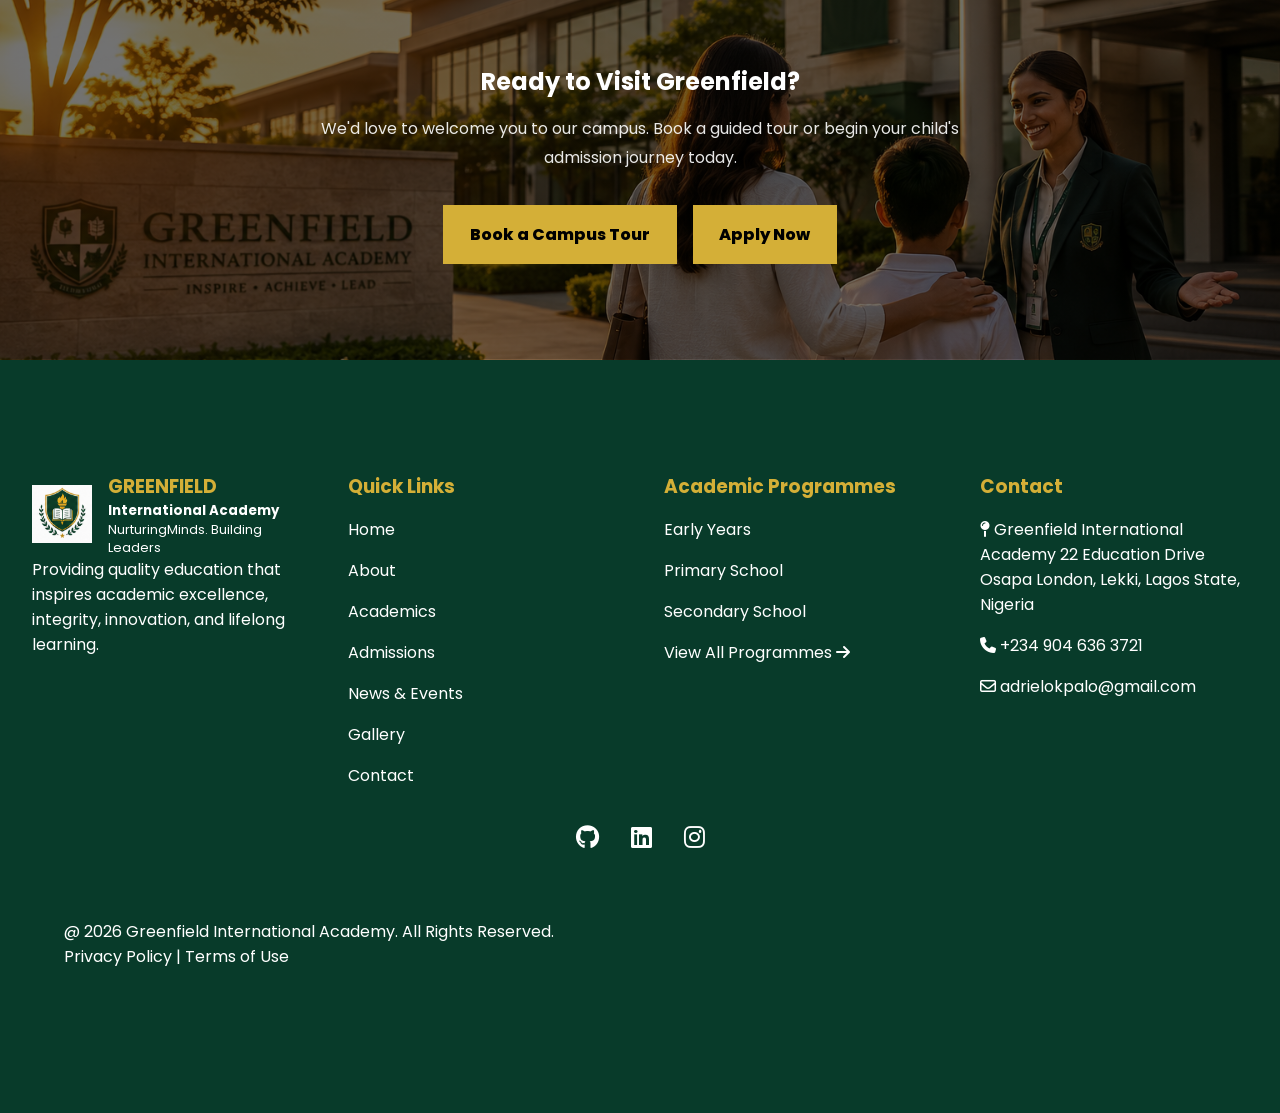
<file: contact.html>
<!DOCTYPE html>
<html lang="en">
<head>
    <meta charset="UTF-8">
    <meta name="viewport" content="width=device-width, initial-scale=1.0">

    <!--FONT LINK-->

    <link rel="preconnect" href="https://fonts.googleapis.com">
    <link rel="preconnect" href="https://fonts.gstatic.com" crossorigin>
    <link href="https://fonts.googleapis.com/css2?family=Playfair:ital,opsz,wght@0,5..1200,300..900;1,5..1200,300..900&display=swap" rel="stylesheet">

    <link rel="preconnect" href="https://fonts.googleapis.com">
    <link rel="preconnect" href="https://fonts.gstatic.com" crossorigin>
    <link href="https://fonts.googleapis.com/css2?family=Poppins:ital,wght@0,100;0,200;0,300;0,400;0,500;0,600;0,700;0,800;0,900;1,100;1,200;1,300;1,400;1,500;1,600;1,700;1,800;1,900&display=swap" rel="stylesheet">

    <!--ICONS LINK-->
    <link rel="stylesheet" href="https://cdnjs.cloudflare.com/ajax/libs/font-awesome/6.7.2/css/all.min.css">

    <!--PAGE LINKS-->
    <link rel="stylesheet" href="/css/style.css">

    <link rel="stylesheet" href="/css/header.css">

    <link rel="stylesheet" href="/css/contact.css">

    <link rel="stylesheet" href="/css/footer.css">

    <link rel="stylesheet" href="/css/responsive.css">

    

    <!-- FAVICON LINK -->

    <link rel="shortcut icon" href="/assets/logos/school-logo.png" type="image/x-icon">

    <title>Contact | Greenfield Academy</title>
</head>
<body>
    <div class="header-container"></div>

    <section class="page-title contact-hero">

        <div class="container-narrow">

            <div class="page-title-content">

                <h2>

                    CONTACT

                </h2>

                <h1>

                    We're Here to Help Every Step of the Way

                </h1>

                <div class="home-about">

                    <a href="index.html">

                        Home

                    </a>

                    <p>

                        / Contact

                    </p>

                </div>

            </div>

        </div>

    </section>

    <section class="contact-intro-section">

        <div class="container-narrow">

            <div class="contact-intro">

                <h2>

                    Let's Get in Touch

                </h2>

                <p>

                    Whether you're interested in admissions, scheduling a campus tour, or simply learning more about Greenfield International Academy, our friendly team is ready to answer your questions and assist you every step of the way.

                </p>

            </div>

        </div>

    </section>

    <section class="contact-section">

        <div class="container-wide">

            <div class="contact-wrapper">

                <div class="contact-info">

                    <h2>

                        Contact Information

                    </h2>

                    <p>

                        Reach us using any of the options below. We'd love to hear from you.

                    </p>

                    <div class="contact-card">

                        <i class="fa-solid fa-location-dot"></i>

                        <div>

                            <h3>

                                Visit Us

                            </h3>

                            <p>

                                123 Education Avenue,
                                Ikeja, Lagos, Nigeria

                            </p>

                        </div>

                    </div>

                    <div class="contact-card">

                        <i class="fa-solid fa-phone"></i>

                        <div>

                            <h3>

                                Call Us

                            </h3>

                            <p>

                                +234 800 123 4567

                            </p>

                        </div>

                    </div>

                    <div class="contact-card">

                        <i class="fa-solid fa-envelope"></i>

                        <div>

                            <h3>

                                Email Us

                            </h3>

                            <p>

                                info@greenfieldacademy.edu.ng

                            </p>

                        </div>

                    </div>

                    <div class="contact-card">

                        <i class="fa-solid fa-clock"></i>

                        <div>

                            <h3>

                                Office Hours

                            </h3>

                            <p>

                                Monday - Friday<br>

                                8:00 AM - 4:00 PM

                            </p>

                        </div>

                    </div>

                </div>

                <div class="contact-form">

                    <h2>

                        Send Us a Message

                    </h2>

                    <form>

                        <div class="input-grid">

                            <input
                                type="text"
                                placeholder="First Name"
                                required>

                            <input
                                type="text"
                                placeholder="Last Name"
                                required>

                        </div>

                        <div class="input-grid">

                            <input
                                type="email"
                                placeholder="Email Address"
                                required>

                            <input
                                type="tel"
                                placeholder="Phone Number">

                        </div>

                        <input
                            type="text"
                            placeholder="Subject"
                            required>

                        <textarea
                            rows="7"
                            placeholder="Your Message"
                            required></textarea>

                        <button
                            type="submit"
                            class="cta-btn">

                            Send Message

                        </button>

                    </form>

                    <div class="form-message" id="form-message"></div>

                </div>

            </div>

        </div>

    </section>

    <section class="map-section">

        <div class="container-wide">

            <div class="map-layout">

                <div class="map-wrapper">

                    <iframe
                        src="https://www.google.com/maps?q=Osapa+London,+Lekki,+Lagos&output=embed"
                        loading="lazy"
                        allowfullscreen
                        referrerpolicy="no-referrer-when-downgrade">
                    </iframe>

                </div>

                <div class="map-info">

                    <h2>

                        Visit Our Campus

                    </h2>

                    <p>

                        Greenfield International Academy is conveniently located in the peaceful Osapa London district of Lekki, providing a safe and accessible environment for students and families.

                    </p>

                    <div class="location-details">

                        <h3>Address</h3>

                        <p>

                            22 Education Drive<br>

                            Osapa London, Lekki<br>

                            Lagos State, Nigeria

                        </p>

                        <h3>Office Hours</h3>

                        <p>

                            Monday – Friday<br>

                            8:00 AM – 4:00 PM

                        </p>

                        <h3>Parking</h3>

                        <p>

                            Free visitor parking is available on campus.

                        </p>

                    </div>

                </div>

            </div>

        </div>

    </section>

    <section class="contact-faq-section">

        <div class="container-narrow">

            <div class="faq-header">

                <h2>

                    Frequently Asked Questions

                </h2>

                <p>

                    Here are answers to some of the questions we receive most often.

                </p>

            </div>

            <details>

                <summary>

                    Can I schedule a campus tour?

                </summary>

                <p>

                    Yes. Simply contact our admissions office or complete the contact form above to arrange a convenient date and time.

                </p>

            </details>

            <details>

                <summary>

                    How long does it take to receive a response?

                </summary>

                <p>

                    We typically respond to all enquiries within one business day.

                </p>

            </details>

            <details>

                <summary>

                    Can I visit the school without an appointment?

                </summary>

                <p>

                    Walk-in visits are welcome during office hours, although booking ahead ensures a member of our admissions team is available to assist you.

                </p>

            </details>

            <details>

                <summary>

                    Where can I download the school prospectus?

                </summary>

                <p>

                    You can download our prospectus from the Admissions page or request a printed copy during your visit.

                </p>

            </details>

        </div>

    </section>

    <section class="contact-cta-section">

        <div class="container-narrow">

            <div class="contact-cta">

                <h2>

                    Ready to Visit Greenfield?

                </h2>

                <p>

                    We'd love to welcome you to our campus. Book a guided tour or begin your child's admission journey today.

                </p>

                <div class="contact-cta-buttons">

                    <a
                        href="contact.html"
                        class="admission-cta-btn">

                        Book a Campus Tour

                    </a>

                    <a
                        href="admissions.html"
                        class="admission-cta-btn">

                        Apply Now

                    </a>

                </div>

            </div>

        </div>

    </section>



    <footer class="page-footer"></footer>

    <script type="module" src="/js/ui.js"></script>
</body>
</html>
</file>
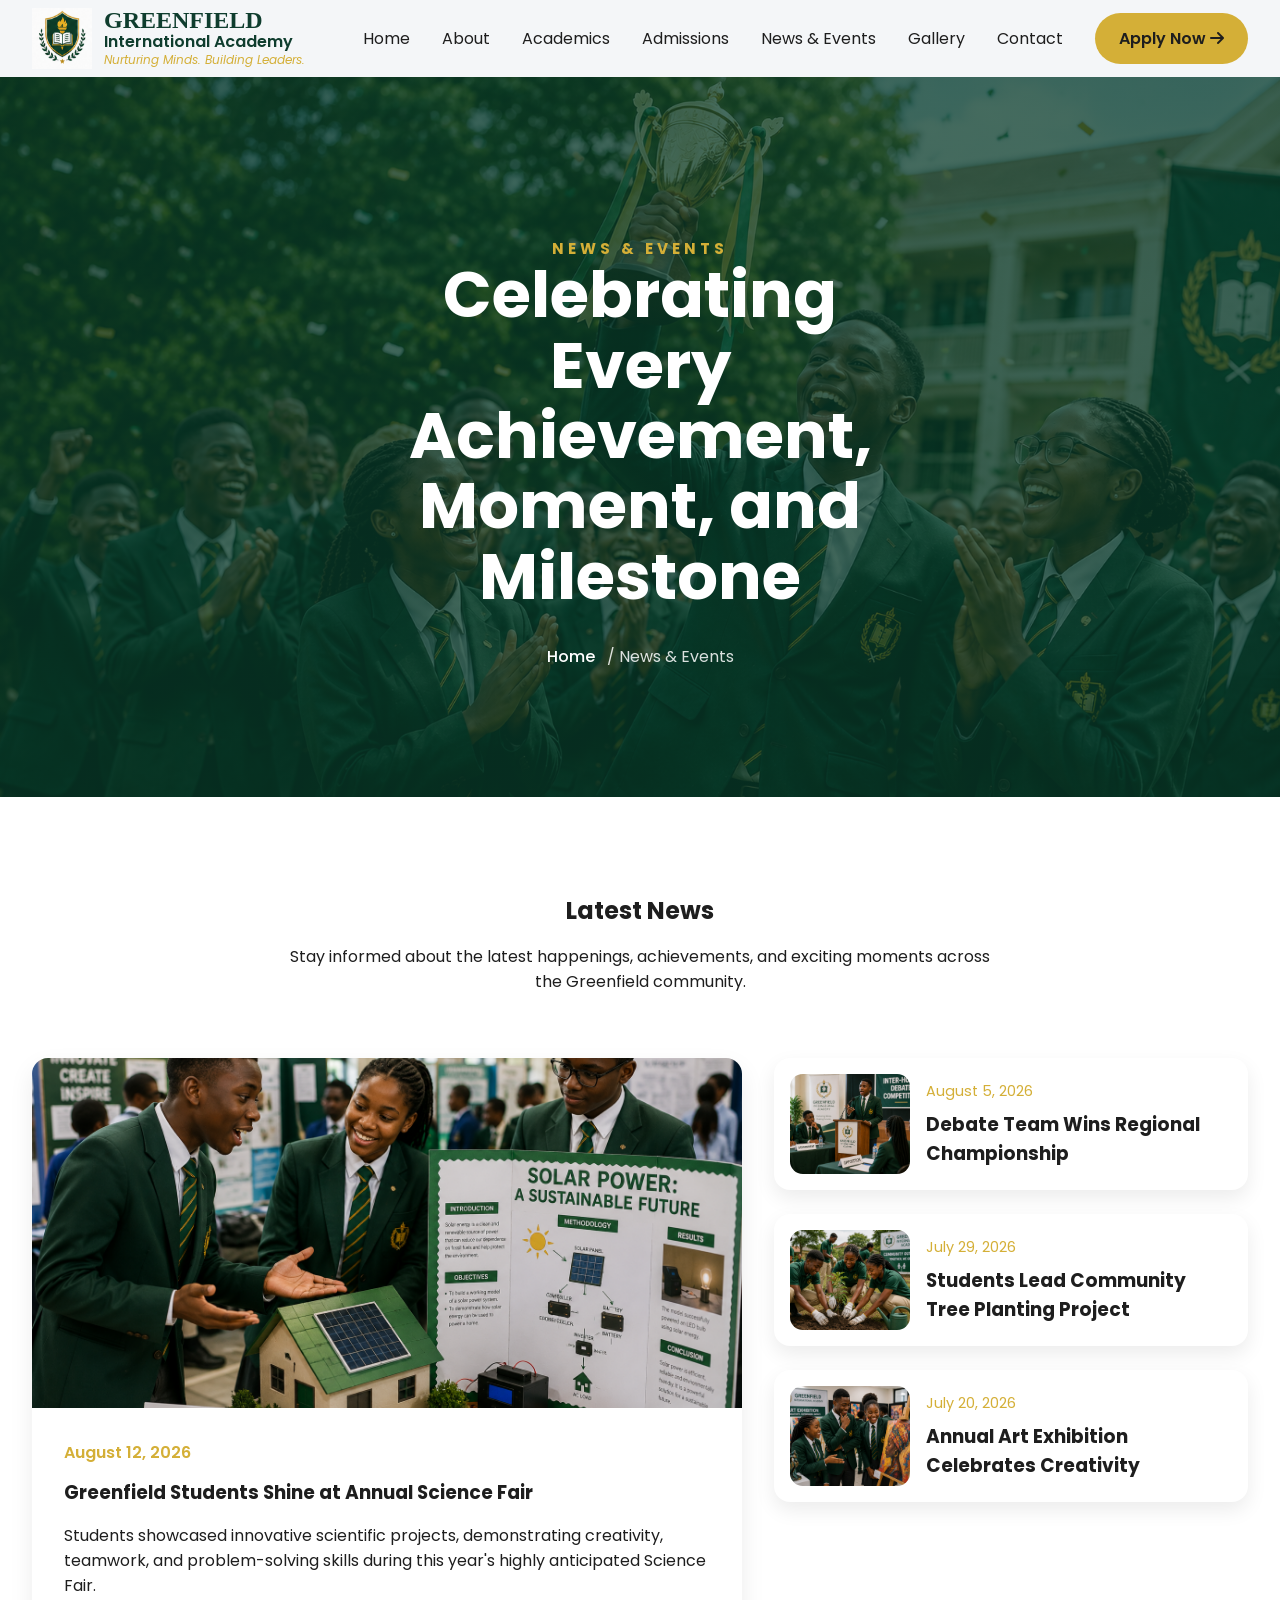
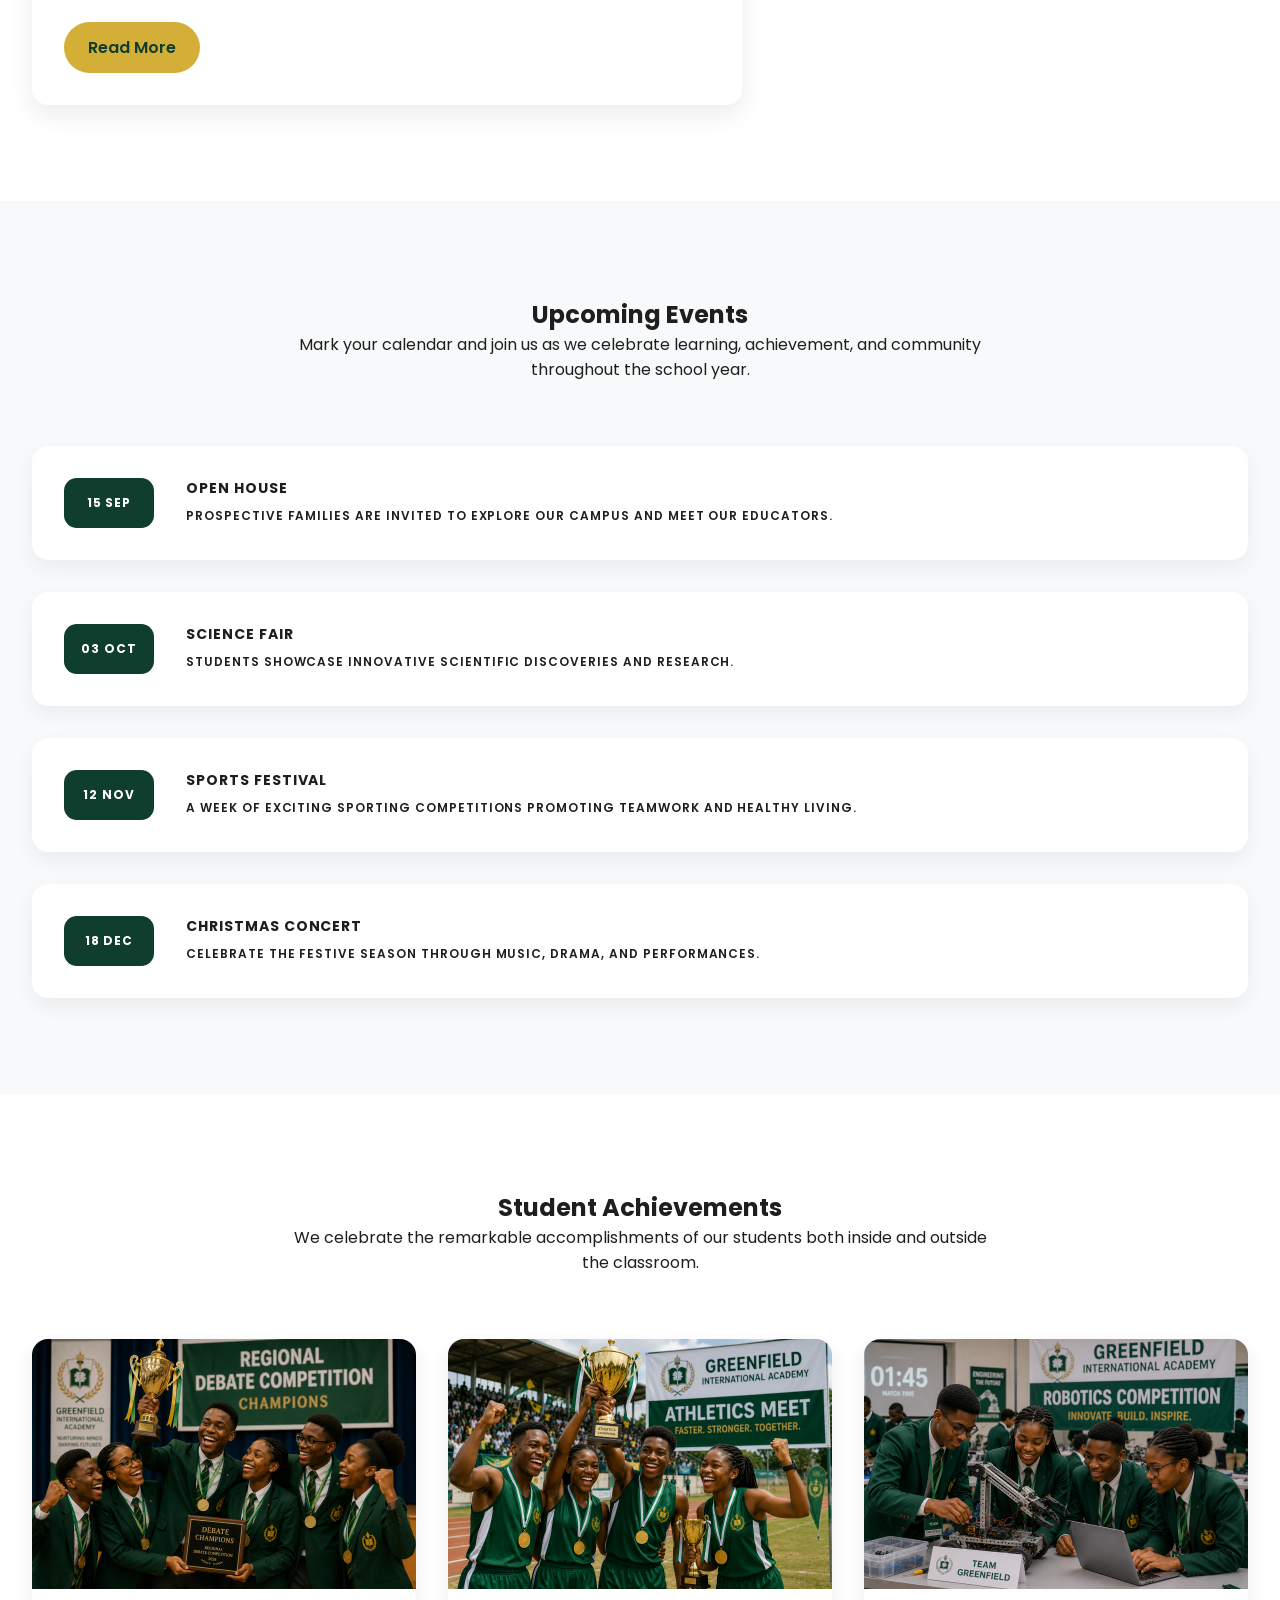
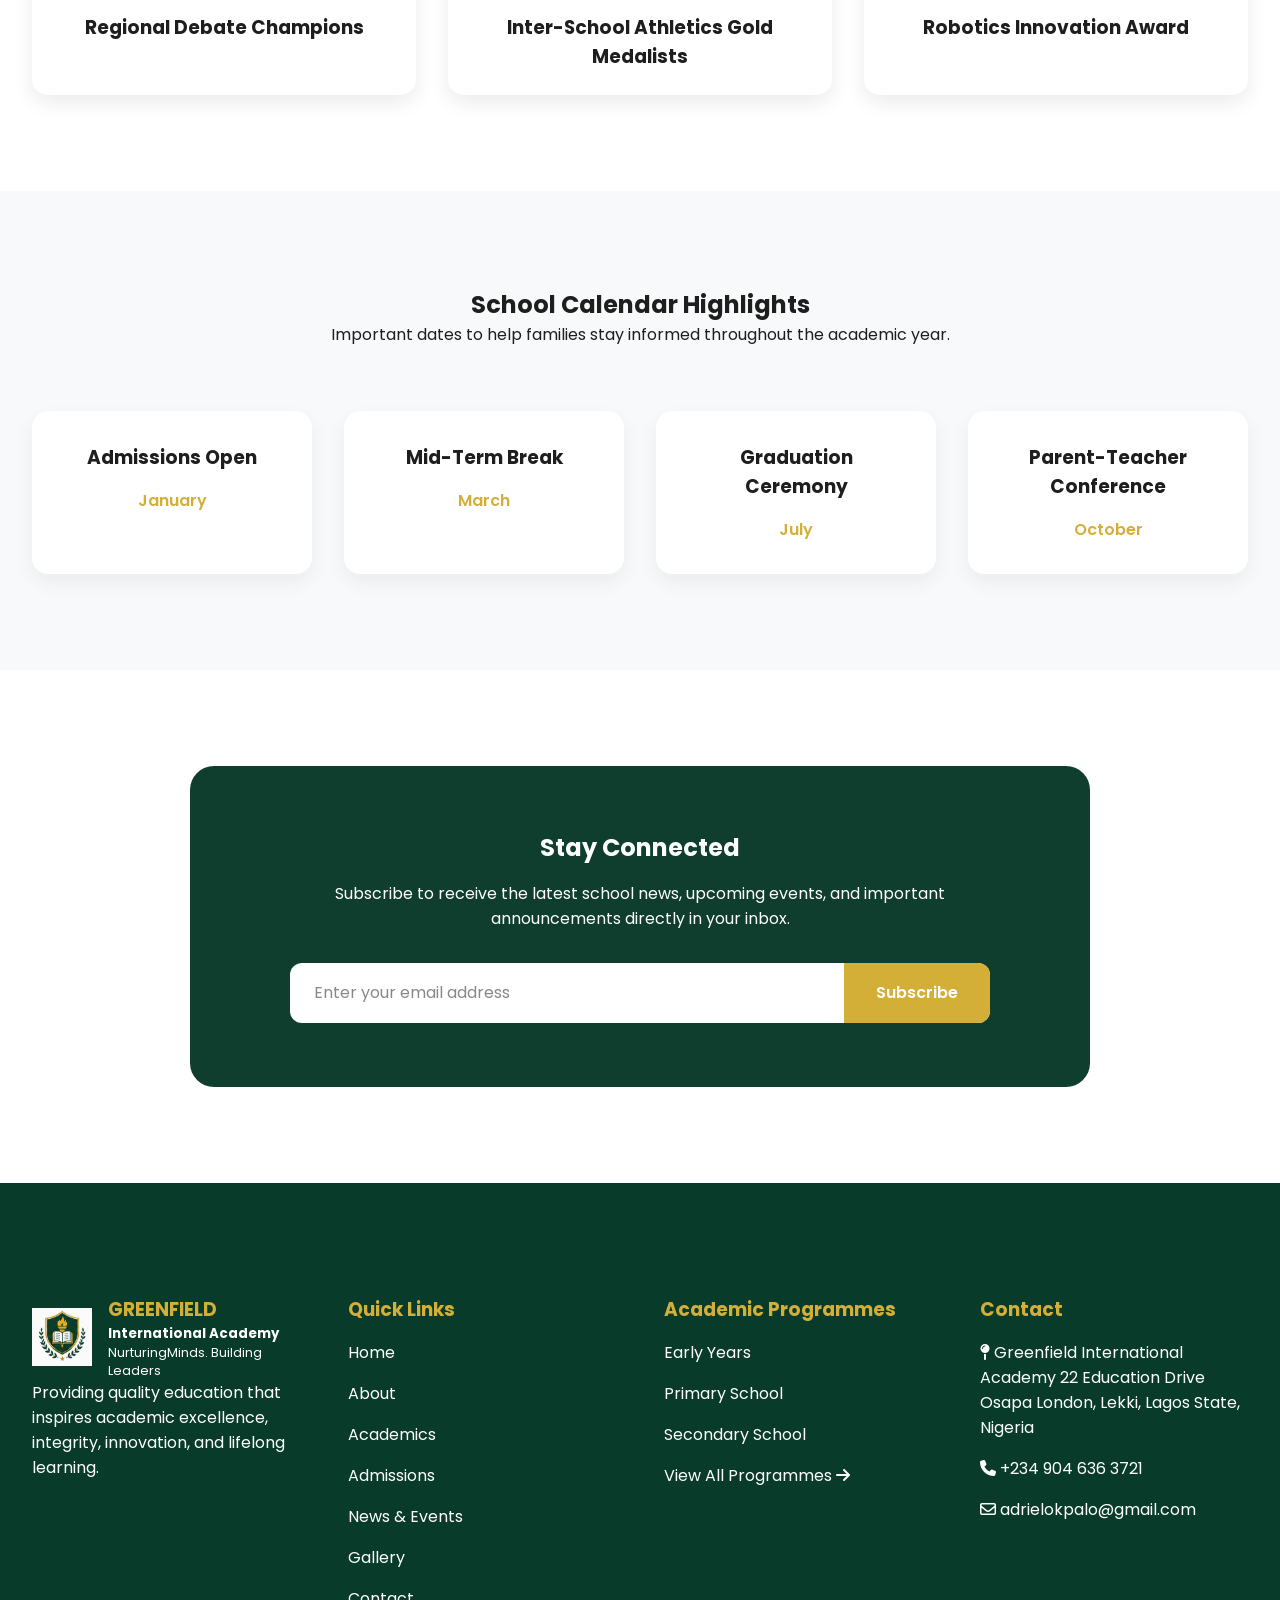
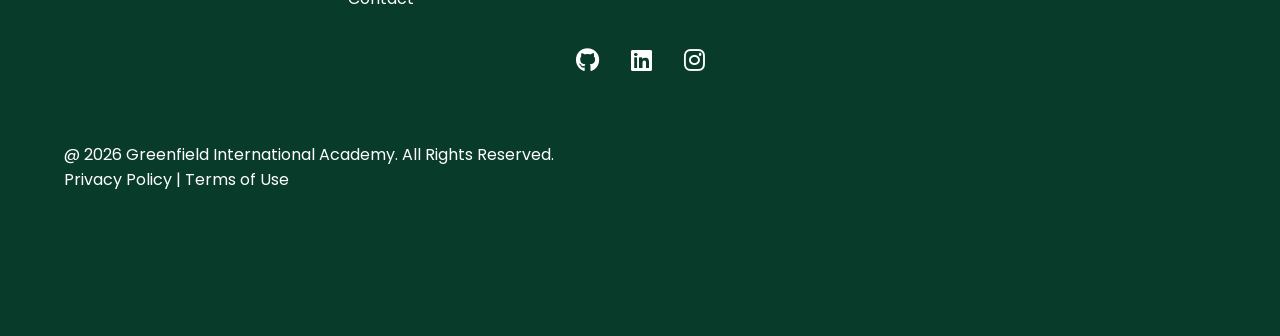
<file: news.html>
<!DOCTYPE html>
<html lang="en">
<head>
    <meta charset="UTF-8">
    <meta name="viewport" content="width=device-width, initial-scale=1.0">

    <!--FONT LINK-->

    <link rel="preconnect" href="https://fonts.googleapis.com">
    <link rel="preconnect" href="https://fonts.gstatic.com" crossorigin>
    <link href="https://fonts.googleapis.com/css2?family=Playfair:ital,opsz,wght@0,5..1200,300..900;1,5..1200,300..900&display=swap" rel="stylesheet">

    <link rel="preconnect" href="https://fonts.googleapis.com">
    <link rel="preconnect" href="https://fonts.gstatic.com" crossorigin>
    <link href="https://fonts.googleapis.com/css2?family=Poppins:ital,wght@0,100;0,200;0,300;0,400;0,500;0,600;0,700;0,800;0,900;1,100;1,200;1,300;1,400;1,500;1,600;1,700;1,800;1,900&display=swap" rel="stylesheet">

    <!--ICONS LINK-->
    <link rel="stylesheet" href="https://cdnjs.cloudflare.com/ajax/libs/font-awesome/6.7.2/css/all.min.css">

    <!--PAGE LINKS-->
    <link rel="stylesheet" href="/css/style.css">

    <link rel="stylesheet" href="/css/header.css">

    <link rel="stylesheet" href="/css/news.css">

    <link rel="stylesheet" href="/css/footer.css">

    <link rel="stylesheet" href="/css/responsive.css">

    

    <!-- FAVICON LINK -->

    <link rel="shortcut icon" href="/assets/logos/school-logo.png" type="image/x-icon">

    <title>News & Events | Greenfield Academy</title>
</head>
<body>

    <div class="header-container"></div>

    <section class="page-title news-hero">

        <div class="container-narrow">

            <div class="page-title-content">

                <h2>
                    NEWS & EVENTS
                </h2>

                <h1>
                    Celebrating Every Achievement, Moment, and Milestone
                </h1>

                <div class="home-about">

                    <a href="index.html">
                        Home
                    </a>

                    <p>/ News & Events</p>

                </div>

            </div>

        </div>

    </section>

    <section class="latest-news-section">

        <div class="container-wide">

            <article class="latest-news-wrapper">

                <header class="latest-news-header">

                    <h2>
                        Latest News
                    </h2>

                    <p>
                        Stay informed about the latest happenings, achievements, and exciting moments across the Greenfield community.
                    </p>

                </header>

                <div class="news-grid">

                    <article class="featured-news">

                        <img src="/assets/images/science-fair.png"
                            alt="Students presenting projects at the science fair">

                        <div class="featured-news-content">

                            <span>August 12, 2026</span>

                            <h3>
                                Greenfield Students Shine at Annual Science Fair
                            </h3>

                            <p>
                                Students showcased innovative scientific projects, demonstrating creativity, teamwork, and problem-solving skills during this year's highly anticipated Science Fair.
                            </p>

                            <a href="#" class="cta-btn">
                                Read More
                            </a>

                        </div>

                    </article>

                    <div class="news-cards">

                        <article class="news-card">

                            <img src="/assets/images/debate.png"
                                alt="Debate competition">

                            <div>

                                <span>August 5, 2026</span>

                                <h3>
                                    Debate Team Wins Regional Championship
                                </h3>

                            </div>

                        </article>

                        <article class="news-card">

                            <img src="/assets/images/tree-planting.png"
                                alt="Community outreach">

                            <div>

                                <span>July 29, 2026</span>

                                <h3>
                                    Students Lead Community Tree Planting Project
                                </h3>

                            </div>

                        </article>

                        <article class="news-card">

                            <img src="/assets/images/art.png"
                                alt="Art exhibition">

                            <div>

                                <span>July 20, 2026</span>

                                <h3>
                                    Annual Art Exhibition Celebrates Creativity
                                </h3>

                            </div>

                        </article>

                    </div>

                </div>

            </article>

        </div>

    </section>

    <section class="events-section">

        <div class="container-wide">

            <article class="events-wrapper">

                <header class="events-header">

                    <h2>
                        Upcoming Events
                    </h2>

                    <p>
                        Mark your calendar and join us as we celebrate learning, achievement, and community throughout the school year.
                    </p>

                </header>

                <div class="events-timeline">

                    <article class="event">

                        <span class="event-date">
                            15 SEP
                        </span>

                        <div>

                            <h3>
                                Open House
                            </h3>

                            <p>
                                Prospective families are invited to explore our campus and meet our educators.
                            </p>

                        </div>

                    </article>

                    <article class="event">

                        <span class="event-date">
                            03 OCT
                        </span>

                        <div>

                            <h3>
                                Science Fair
                            </h3>

                            <p>
                                Students showcase innovative scientific discoveries and research.
                            </p>

                        </div>

                    </article>

                    <article class="event">

                        <span class="event-date">
                            12 NOV
                        </span>

                        <div>

                            <h3>
                                Sports Festival
                            </h3>

                            <p>
                                A week of exciting sporting competitions promoting teamwork and healthy living.
                            </p>

                        </div>

                    </article>

                    <article class="event">

                        <span class="event-date">
                            18 DEC
                        </span>

                        <div>

                            <h3>
                                Christmas Concert
                            </h3>

                            <p>
                                Celebrate the festive season through music, drama, and performances.
                            </p>

                        </div>

                    </article>

                </div>

            </article>

        </div>

    </section>

    <section class="achievements-section">

        <div class="container-wide">

            <article class="achievements-wrapper">

                <header class="achievements-header">

                    <h2>
                        Student Achievements
                    </h2>

                    <p>
                        We celebrate the remarkable accomplishments of our students both inside and outside the classroom.
                    </p>

                </header>

                <div class="achievement-grid">

                    <article class="achievement-card">

                        <img src="/assets/images/achievement-debate.png"
                            alt="Debate champions">

                        <h3>
                            Regional Debate Champions
                        </h3>

                    </article>

                    <article class="achievement-card">

                        <img src="/assets/images/achievement-athletics.png"
                            alt="Athletics winners">

                        <h3>
                            Inter-School Athletics Gold Medalists
                        </h3>

                    </article>

                    <article class="achievement-card">

                        <img src="/assets/images/achievement-robotics.png"
                            alt="Robotics competition">

                        <h3>
                            Robotics Innovation Award
                        </h3>

                    </article>

                </div>

            </article>

        </div>

    </section>

    <section class="calendar-section">

        <div class="container-wide">

            <article class="calendar-wrapper">

                <header class="calendar-header">

                    <h2>
                        School Calendar Highlights
                    </h2>

                    <p>
                        Important dates to help families stay informed throughout the academic year.
                    </p>

                </header>

                <div class="calendar-grid">

                    <article>

                        <h3>
                            Admissions Open
                        </h3>

                        <span>
                            January
                        </span>

                    </article>

                    <article>

                        <h3>
                            Mid-Term Break
                        </h3>

                        <span>
                            March
                        </span>

                    </article>

                    <article>

                        <h3>
                            Graduation Ceremony
                        </h3>

                        <span>
                            July
                        </span>

                    </article>

                    <article>

                        <h3>
                            Parent-Teacher Conference
                        </h3>

                        <span>
                            October
                        </span>

                    </article>

                </div>

            </article>

        </div>

    </section>

    <section class="newsletter-section">

        <div class="container-narrow">

            <article class="newsletter-wrapper">

                <h2>

                    Stay Connected

                </h2>

                <p>

                    Subscribe to receive the latest school news, upcoming events, and important announcements directly in your inbox.

                </p>

                <form class="newsletter-form">

                    <input
                        type="email"
                        placeholder="Enter your email address">

                    <button type="submit">

                        Subscribe

                    </button>

                </form>

            </article>

        </div>

    </section>



    <footer class="page-footer"></footer>

    <script type="module" src="/js/ui.js"></script>
</body>
</html>
</file>
<file: css/style.css>
*{
    margin: 0;
    padding: 0;
    box-sizing: border-box;
}

:root {
    /* Brand Colors */
    --primary-color: #0F3D2E;
    --accent-color: #D4AF37;
    --accent-hover: #B8902F;

    /* Text Colors */
    --text-color: #1E1E1E;
    --text-secondary: #6B7280;

    /* Backgrounds */
    --background-color: #FFFFFF;
    --light-background: #F4F6F8;

    /* Typography */
    --font-heading: "Playfair Display", serif;
    --font-body: "Poppins", sans-serif;

    /* Layout */
    --container-width: 1200px;

    /* Spacing */
    --section-padding: 5rem;
}

body{
    font-family: var(--font-body);
    background-color:var(--background-color);
    color:var(--text-color);
    overflow-x: hidden;
}

.container {
    width: min(92%, 1200px);
    margin-inline: auto;
}

.container-wide {
    width: min(95%, 1400px);
    margin-inline: auto;
}

.container-narrow {
    width: min(90%, 900px);
    margin-inline: auto;
}

ul{
    list-style:none;
}

a{
    text-decoration:none;
    color:inherit;
}

img{
    display:block;
    max-width:100%;
}

.overlay{
    opacity: 1;
    transition: .3s;
    visibility: none;
}

.cta-btn{
    background-color: var(--accent-color);
    border: none;
    border-radius: 999px;
    padding: .8rem 1.5rem;
    font-size: 1rem;
    font-weight: 600;
    align-self: center;
    display: inline-block;
    cursor: pointer;
}

.cta-btn:hover{
    background-color: var(--accent-hover);
}

.cta-btn:active{
    transform: scale(.95);
}

/* ====================
    PAGE HERO DESIGN
   ==================== */

    .page-title{
        padding-block: 10rem 8rem;
        background: linear-gradient(
        rgba(8, 59, 42, .70),
        rgba(8, 59, 42, .70)
    ), url("/assets/images/about-hero.png");
        background-position: center;
        background-size: cover;
        position:relative;

        isolation:isolate;
    }

   .page-title-content{
    display: flex;
    flex-direction: column;
    align-items: center;
    text-align: center;
    max-width: 700px;
    margin-inline: auto;
    color: white;

        h1{

            font-size:clamp(2.5rem,6vw,4rem);

            line-height:1.1;

            max-width:12ch;

        }

        h2{
            font-size:.95rem;

            letter-spacing:.25rem;

            text-transform:uppercase;

            color:var(--accent-color);
        }
   }


   .home-about{
        display:flex;

        gap:.75rem;

        align-items:center;

        margin-top:2rem;

        p{
            color:rgba(255,255,255,.85);
        }

        a{

            color:white;

            font-weight:500;

        }

   }


   

.admission-section{
    padding-block: 4rem;
    background: linear-gradient(
90deg,
rgba(15,93,58,.92) 0%,
rgba(15,93,58,.75) 40%,
rgba(15,93,58,.2) 70%,
rgba(15,93,58,0) 100%
), url(/assets/images/admission-background-image.png);
    background-position: center;
    background-size: cover;
    min-height: 75vh;
    display: flex;
    align-items: center;

}


.admission-main{

    display: flex;
    flex-direction: column;
    gap: 1rem;
    color: white;

    h1{
        font-size: clamp(2rem, 4vw, 4rem);
        max-width:12ch;
    }

    h2{
        font-size: clamp(1rem, 2vw, 1.3rem);
    }

    h3{
        color: var(--accent-color);

        i{
            color: var(--accent-color);
        }
    }

    p{
        font-size: clamp(.8rem, 2vw, 1rem);
        line-height:1.7;
    }

}

.admission-line{
    width: 220px;
    border: 1px solid var(--accent-color);
}

.title-line{
    width: 50px;
    border: 1px solid var(--accent-color);
}

.admission-content{
    display: flex;
    flex-direction: column;
    max-width: 580px;
    width: 100%;
    gap: 2rem;
}

.admission-footer{
    display: flex;
    gap: 1rem;
}

.admission-cta-btn{
    background-color: var(--accent-color);
    padding: 1rem clamp(.8rem, 2vw, 2rem);
    border: 1px solid var(--accent-color);
    font-weight: 800;
    transition: .3s ease-in-out;
}

.admission-cta-btn:hover{
    background-color: var(--accent-hover);
}

.admission-cta-btn:active{
    transform: scale(.9) translateY(2px);
}

.clear{
    background:rgba(255,255,255,.08);
backdrop-filter:blur(4px);
    color: white;
}
</file>
<file: css/header.css>
.nav-header{
    position: sticky;
    top: 0;
    z-index: 300;
    background-color: var(--light-background);
}

.header-container{
    position: sticky;
    top: 0;
    z-index: 300;
}

.header{
    display: flex;
    align-items: center;
    color: var(--text-color);
    padding: .5rem 0;
}

.branding-container{
    display: flex;
    flex-grow: 1;
    gap: clamp(.5rem, 4vw, .75rem);

}

.brand-name{
    font-family: var(--font-heading);
    font-size: clamp(1.2rem, 4vw, 1.5rem);
    font-weight: 700;
    line-height: 1;
    color: var(--primary-color)
    
}

.academy-text{
    font-family: var(--font-body);
    font-size: clamp(.95rem, 2vw, 1rem);
    font-weight: 600;
    line-height: 1.2;
    color: var(--primary-color)
}

.motto{
    font-size: clamp(.65rem, 2vw, .75rem);
    font-weight: 400;
    font-style: italic;
    color: var(--accent-color)
}

.logo{
    width: 60px;
    height: auto;
}

.hamburger-menu{
    display: flex;
    gap: 2rem;
    align-items: center;
}

.nav-items{
    display: flex;
    flex-grow: 1;
    gap: 2rem;

    li{
        text-align: center;
        font-size: 1rem;
    }

    li a{
        position: relative;
        border: none;
        transition: .3s ease;
    }

    li a::after{
        content: '';
        position: absolute;
        left: 0;
        bottom: -5px;
        width: 100%;
        height: 3px;
        background-color: var(--accent-color);
        transform: scaleX(0);
        transform-origin: left;
        transition: .3s ease;

    }

    li a:hover{
        font-weight: 700;
    }

    li a:hover::after{
        transform: scaleX(1);
        
    }

}


.action-container{
    flex-grow: 1;
    display: flex;
    justify-content: flex-end;
}

.hamburger{
    display: none;
}
</file>
<file: css/hero.css>
.hero{
    background: linear-gradient(to right, rgba(0,0,0,.65) 0%,rgba(0, 0, 0, 0) 60% ),
 url(/assets/images/ChatGPT\ Image\ Jul\ 31\,\ 2026\,\ 09_29_46\ PM.png);
    background-position: center;
    background-size: cover;
    min-height: calc(100dvh - 5rem);
    display: flex;
    position: relative;
    
}

.badge{
    display: inline-block;
    background-color: var(--primary-color);
    color: white;
    border-radius: 999px;
    padding: .8rem 1.2rem;
    font-weight: 700;
    font-size: clamp(.5rem, 2vw, .8rem);
    margin-bottom: 2rem;
}

.hero-wrapper{
    display: flex;
    align-items: center;
}

.hero-container{
    max-width: 500px;
    width: 100%;
}

.hero-heading{
    font-size: clamp(1.5rem, 4vw, 2.5rem);
    line-height: 1.15;
    font-weight: 800;
    color: var(--accent-color)
}

.supporting-text{
    font-size: clamp(1rem, 4vw, 1.2rem);
    color: white;
}

.hero-btn-container{
    min-height: 100px;
    display: flex;
    justify-content: flex-start;
    align-items: center;
    margin-top: 2rem;
    gap: clamp(2rem, 4vw, 4rem);
    
}
</file>
<file: css/values.css>
.core-values{
    background: #f8f9fa;
}

.values-container{
  display: flex;
  flex-direction: column;
  padding-block: 4rem;
}

.core-values-text-wrapper{
  display: flex;
  flex-direction: column;
  align-items: center;
  text-align: center;
  
  
}

.core-values-heading{
    font-size: clamp(.8rem, 4vw, 2rem)
}

.core-values-text{
    font-size: clamp(.5rem, 4vw, 1rem)
}

.value-grid{
  display: grid;
  grid-template-columns: repeat(auto-fill, minmax(280px, 1fr));
  gap: 2rem;
}

.card{
  display: flex;
  flex-direction: column;
  align-items: center;
  font-size: 1rem;
  padding: 2rem 0;
  gap: .8rem;

  h3{
    color: var(--primary-color);
  }

  p{
    text-align: center;
  }
}

.core-icon{
    color: var(--primary-color);
    font-size: 2rem;
}
</file>
<file: css/about.css>
/* =====================
    HOME PAGE DESIGN 
===========================*/


.about-section{
    padding-block: 4rem;
}

.about-wrapper{
    display: grid;
    grid-template-columns: repeat(auto-fit, minmax(300px, 1fr));
    gap: 2rem;
}

.school-building-img{
    border-radius: 1rem;
}

.about-content{
    display: flex;
    flex-direction: column;
    gap: 1rem;

    h1{
        font-size: clamp(1.2rem, 2vw, 1.5rem);
    }

    h2{
        font-size: clamp(1rem, 2vw, 1.2rem);
    }

    p{
        font-size: clamp(.95rem, 2vw,  1rem)
    }
}


.school-features{

    font-size: clamp(.5rem, 4vw,  1rem);
    display: flex;
    flex-direction: column;
    gap: 1rem;

    li{
        display: list-item;

    }

    li::before{
            content: '\f00c';
            font-family: "Font Awesome 6 Free";
            font-weight: 900;
            margin-right: .5rem;
            color: var(--accent-color);
        }

    
}


.about-footer{
    display: flex;
    justify-content: center;
    margin-top: 1rem;
}



/* ======================
    OUR STORY SECTION
============================*/

   .our-story-section{
    padding-block: 7rem;
}

.about-story-wrapper{
    display: flex;
    flex-direction: column;
    gap: 4rem;
}

/* ---------- Header ---------- */

.about-story-header{
    max-width: 700px;
    margin-inline: auto;
    text-align: center;

    display: flex;
    flex-direction: column;
    gap: 1.25rem;
}

.about-story-header h2{
    font-size: clamp(2rem, 4vw, 3rem);
}

.about-story-header p{
    font-size: 1.15rem;
    line-height: 1.8;
    color: var(--text-light);
}

/* ---------- Body ---------- */

.about-story-body{
    display: grid;
    grid-template-columns: .9fr 1.1fr;
    gap: 4rem;
    align-items: center;
}

/* ---------- Image ---------- */

.our-story-img-container{
    overflow: hidden;
    border-radius: 1rem;
}

.our-story-img-container img{
    width: 100%;
    height: 100%;
    display: block;
    object-fit: cover;
}

/* ---------- Story ---------- */

.our-story-text-container{
    display: flex;
    flex-direction: column;
    gap: 2rem;
}

.our-story-text-container p{
    line-height: 1.9;
    color: var(--text-light);}



/* =========================================
   MISSION | VISION | VALUES
========================================= */

.mission-section{
    padding-block: 7rem;
    background: #fafafa;
}

.mission-wrapper{
    display: flex;
    flex-direction: column;
    gap: 4rem;
}

.mission-header{
    max-width: 700px;
    margin-inline: auto;
    text-align: center;
}

.mission-header h2{
    font-size: clamp(2rem,4vw,3rem);
    margin-bottom: 1rem;
}

.mission-header p{
    line-height: 1.8;
    color: var(--text-light);
}

.mission-grid{
    display:grid;
    grid-template-columns:repeat(auto-fit,minmax(320px,1fr));
    gap:2rem;
}

.mission-card{
    background:white;
    padding:3rem 2rem;
    border-radius:1rem;
    text-align:center;

    display:flex;
    flex-direction:column;
    gap:1.5rem;

    transition:.3s;
}

.mission-card:hover{
    transform:translateY(-8px);
}

.mission-card i{
    font-size:2.5rem;
    color:var(--accent-color);
}

.mission-card p{
    line-height:1.8;
}




/* =========================================
   EDUCATION BEYOND THE CLASSROOM
========================================= */

.education-section{
    padding-block:7rem;
}

.education-wrapper{
    display:grid;
    grid-template-columns:1fr 1fr;
    gap:4rem;
    align-items:center;
}

.education-content{
    display:flex;
    flex-direction:column;
    gap:2rem;
}

.education-content h2{
    font-size:clamp(2rem,4vw,3rem);
}

.education-content p{
    line-height:1.8;
}

.education-content ul{
    display:grid;
    grid-template-columns:repeat(2,minmax(150px,1fr));
    gap:1rem;

    list-style:none;
    padding:0;
}

.education-content li{
    display:flex;
    align-items:center;
    gap:.75rem;
}

.education-content li::before{
    content:"✓";
    color:var(--accent-color);
    font-weight:bold;
}

.education-image{
    overflow:hidden;
    border-radius:1rem;
}

.education-image img{
    width:100%;
    display:block;
    object-fit:cover;
}




/* =========================================
   FACILITIES
========================================= */

.facilities-section{
    padding-block:7rem;
    background:#fafafa;
}

.facilities-header{
    text-align:center;
    max-width:700px;
    margin-inline:auto;
    margin-bottom:4rem;
}

.facilities-header h2{
    font-size:clamp(2rem,4vw,3rem);
    margin-bottom:1rem;
}

.facilities-grid{
    display:grid;
    grid-template-columns:repeat(auto-fit,minmax(260px,1fr));
    gap:2rem;
}

.facilities-grid article{
    background:white;
    border-radius:1rem;
    overflow:hidden;

    transition:.3s;
}

.facilities-grid article:hover{
    transform:translateY(-8px);
}

.facilities-grid img{
    width:100%;
    aspect-ratio:4/3;
    object-fit:cover;
}

.facilities-grid h3{
    padding:1.5rem;
    text-align:center;
}



/* =========================================
   LEADERSHIP
========================================= */

.leadership-section{
    padding-block:7rem;
}

.leadership-wrapper{
    display:flex;
    flex-direction:column;
    gap:4rem;
}

.leadership-wrapper header{
    text-align:center;
    max-width:700px;
    margin-inline:auto;
}

.leadership-grid{
    display:grid;
    grid-template-columns:repeat(auto-fit,minmax(300px,1fr));
    gap:2rem;
}

.leader-card{
    text-align:center;

    display:flex;
    flex-direction:column;
    gap:1rem;
}

.leader-card img{
    width:220px;
    aspect-ratio:1;
    object-fit:cover;
    border-radius:50%;
    margin-inline:auto;
}

.leader-card h4{
    color:var(--accent-color);
}

.leader-card p{
    line-height:1.8;
}



/* =========================================
   TRUST
========================================= */

.trust-section{
    padding-block:7rem;
    background:#083b2a;
    color:white;
}

.trust-wrapper{
    display:flex;
    flex-direction:column;
    gap:4rem;
}

.trust-wrapper header{
    text-align:center;
}

.trust-grid{
    display:grid;
    grid-template-columns:repeat(auto-fit,minmax(220px,1fr));
    gap:2rem;
}

.trust-grid article{
    text-align:center;
}

.trust-grid h3{
    font-size:clamp(3rem,6vw,4rem);
    color:var(--accent-color);
}

.trust-grid p{
    margin-top:1rem;
    line-height:1.7;
}
</file>
<file: css/choose.css>
.why-choose-section{
    padding-block: 4rem;
    background:#f8faf8;
}

.choose-section-wrapper{
    display: flex;
    flex-direction: column;
    align-items: center;
    gap: 1rem;
}

.choose-section-heading{
    display: flex;
    flex-direction: column;
    align-items: center;

    h2{
        font-size: clamp(1.5rem, 3vw, 2.5rem);
    }

    p{
        font-size: clamp(.9rem, 3vw, 1.5rem);
    }


}

.choose-section-content{
    display: grid;
    grid-template-columns: repeat(auto-fit, minmax(300px, 1fr));
}


.student-img-container{
    display: flex;
    align-items: center;
    justify-content: center;
}

.lab-img{
    border-radius: 1rem;
}

.features-list-container{
    display: flex;
    flex-direction: column;
    gap: 1rem;
}

.features{
    border-bottom: 1px solid #e5e5e5;
    padding-block: 1.5rem;
    display: flex;
    align-items: center;
    gap: 1rem;

    i{
        font-size: 2rem;
    }

}

.feature-content{
    display: flex;
    flex-direction: column;
    gap: 1rem;
}
</file>
<file: css/academic.css>
.academic-section{
    padding-block: 4rem;
}

.academic-wrapper{
    display: flex;
    flex-direction: column;
    gap: 2rem;
    align-items: center;
}

.academic-heading{
    display: flex;
    flex-direction: column;
    align-items: center;
    gap: .75rem;
}

.horizontal-card{
    display: flex;
    border: 1px solid var(--primary-color);
    border-radius: 1rem;
    box-shadow: 0 12px 30px rgba(15, 93, 58, 0.123);
    transition: .3s ease-in-out
}

.horizontal-card:nth-child(odd) .horizontal-card-text{
    order: 2
}

.horizontal-card:nth-child(odd) .horizontal-card-img{
    order: 1
}

.horizontal-card:hover{
    transform: translateY(-5px);

    box-shadow:0 18px 40px rgba(0, 0, 0, 0.205);
}

.horizontal-card-text{

    padding: 1rem;
    display: flex;
    flex-direction: column;
    gap: 1rem;


    h3{
        font-size: clamp(1.2rem, 3vw, 2rem)
    }

    p{
        font-size: clamp(.85rem, 2vw, 1.2rem);
    }
}


.horizontal-card-img{
    min-height:320px;
}

.academic-img{
    width:100%;
    height:100%;
    object-fit:cover;
    border-radius: 1rem;
}

.academic-content{
    display: flex;
    flex-direction: column;
    gap: 2rem;
}



/* =========================
    ACADEMICS PAGE DESIGN
===============================*/

.academics{

    padding-block:10rem 8rem;

    background:
    linear-gradient(
    rgba(8,59,42,.75),
    rgba(8,59,42,.75)
    ),
    url(/assets/images/academics-hero.png);

    background-position:center;
    background-size:cover;
}


/*==========================================
ACADEMIC EXCELLENCE
==========================================*/

.academic-excellence-section{

    padding-block:7rem;

}

.academic-excellence-wrapper{

    display:grid;
    grid-template-columns:.9fr 1.1fr;
    gap:4rem;
    align-items:center;

}

.academic-excellence-image{

    overflow:hidden;
    border-radius:1rem;

}

.academic-excellence-image img{

    width:100%;
    height:100%;
    display:block;
    object-fit:cover;

}

.academic-excellence-content{

    display:flex;
    flex-direction:column;
    gap:2rem;

}

.academic-excellence-content h2{

    font-size:clamp(2rem,4vw,3rem);

}

.academic-excellence-content p{

    line-height:1.9;
    color:var(--text-light);

}


/*==========================================
CURRICULUM
==========================================*/

.curriculum-section{

    padding-block:7rem;
    background:#fafafa;

}

.curriculum-wrapper{

    display:flex;
    flex-direction:column;
    gap:4rem;

}

.curriculum-header{

    text-align:center;
    max-width:700px;
    margin-inline:auto;

}

.curriculum-header h2{

    font-size:clamp(2rem,4vw,3rem);
    margin-bottom:1rem;

}

.curriculum-header p{

    line-height:1.8;

}

.curriculum-grid{

    display:grid;
    grid-template-columns:repeat(auto-fit,minmax(300px,1fr));
    gap:2rem;

}

.curriculum-card{

    background:white;
    padding:3rem 2rem;
    border-radius:1rem;
    text-align:center;

    display:flex;
    flex-direction:column;
    gap:1.5rem;

    transition:.3s;

}

.curriculum-card:hover{

    transform:translateY(-8px);

}

.curriculum-card i{

    font-size:2.5rem;
    color:var(--accent-color);

}

.curriculum-card p{

    line-height:1.8;

}



/*==========================================
SUBJECTS
==========================================*/

.subjects-section{

    padding-block:7rem;

}

.subjects-wrapper{

    display:flex;
    flex-direction:column;
    gap:4rem;

}

.subjects-header{

    text-align:center;
    max-width:700px;
    margin-inline:auto;

}

.subjects-grid{

    display:grid;
    grid-template-columns:repeat(auto-fit,minmax(220px,1fr));
    gap:2rem;

}

.subjects-grid article{

    background:white;
    border-radius:1rem;
    padding:2rem;

    text-align:center;

    display:flex;
    flex-direction:column;
    gap:1rem;

    box-shadow:0 5px 20px rgba(0,0,0,.05);

}

.subjects-grid i{

    font-size:2rem;
    color:var(--accent-color);

}



/*==========================================
BEYOND THE CLASSROOM
==========================================*/

.beyond-classroom-section{

    padding-block:7rem;
    background:#fafafa;

}

.beyond-classroom-wrapper{

    display:grid;
    grid-template-columns:1.1fr .9fr;
    gap:4rem;
    align-items:center;

}

.beyond-classroom-content{

    display:flex;
    flex-direction:column;
    gap:2rem;

}

.beyond-classroom-content h2{

    font-size:clamp(2rem,4vw,3rem);

}

.beyond-classroom-content p{

    line-height:1.9;

}

.beyond-classroom-content ul{

    list-style:none;

    display:grid;
    grid-template-columns:repeat(2,minmax(180px,1fr));

    gap:1rem;

    padding:0;

}

.beyond-classroom-content li{

    display:flex;
    align-items:center;
    gap:.75rem;

}

.beyond-classroom-content li::before{

    content:"✓";
    color:var(--accent-color);
    font-weight:bold;

}

.beyond-classroom-image{

    overflow:hidden;
    border-radius:1rem;

}

.beyond-classroom-image img{

    width:100%;
    display:block;
    object-fit:cover;

}


/*==========================================
LEARNING RESOURCES
==========================================*/

.resources-section{

    padding-block:7rem;

}

.resources-wrapper{

    display:flex;
    flex-direction:column;
    gap:4rem;

}

.resources-header{

    text-align:center;
    max-width:700px;
    margin-inline:auto;

}

.resources-grid{

    display:grid;
    grid-template-columns:repeat(auto-fit,minmax(260px,1fr));
    gap:2rem;

}

.resource-card{

    background:white;
    border-radius:1rem;
    padding:2.5rem;

    display:flex;
    flex-direction:column;
    gap:1rem;

    text-align:center;

    transition:.3s;

    box-shadow:0 5px 20px rgba(0,0,0,.05);

}

.resource-card:hover{

    transform:translateY(-8px);

}

.resource-card i{

    font-size:2.3rem;
    color:var(--accent-color);

}

.resource-card p{

    line-height:1.8;

}


/*==========================================
STUDENT SUCCESS
==========================================*/

.student-success-section{

    padding-block:7rem;
    background:var(--primary-color);
    color:white;

}

.student-success-wrapper{

    display:flex;
    flex-direction:column;
    gap:4rem;

}

.student-success-header{

    text-align:center;
    max-width:700px;
    margin-inline:auto;

}

.student-success-grid{

    display:grid;
    grid-template-columns:repeat(auto-fit,minmax(220px,1fr));
    gap:2rem;

}

.student-success-grid article{

    text-align:center;

}

.student-success-grid h3{

    font-size:clamp(3rem,6vw,4rem);
    color:var(--accent-color);

}

.student-success-grid p{

    margin-top:1rem;
    line-height:1.7;

}
</file>
<file: css/news.css>
.news-section{
    padding-block: 4rem;
}

.news-wrapper{
    display: flex;
    flex-direction: column;
    gap: 2.5rem;

    footer{
        display: flex;
        justify-content: center;
    }

    footer i{
        transition:.3s ease-in-out;
    }

    footer:hover i{
        transform:translateX(5px);
    }
}

.news-content{
    display: grid;
    grid-template-columns: repeat(auto-fit, minmax(300px, 1fr));
    gap: 1rem;
}

.news-card-home{
    display: flex;
    flex-direction: column;
    gap: 1.5rem;
    
}

.news-card-content{

    display: flex;
    flex-direction: column;
    flex: 1;
    gap: .8rem;
    color: var(--primary-color);

    
    footer{
        padding: 0 1rem;
    }
}


.news-body{

    padding: 0 1rem;
    color: var(--primary-color);
    display: flex;
    flex-direction: column;
    gap: .8rem;
    flex: 1;

    h3{
        font-size: 1rem;
        font-family: var(--font-heading);
    }

    hr{
        width: 3rem;
        border-color: var(--accent-color);
        outline: none;
    }

    p{
        font-size: .85rem;
    }

}

.event{
    font-size: .75rem;
    font-weight: 600;
    letter-spacing: .08em;
    text-transform: uppercase;
}

.news-img-container{

    position: relative;
    aspect-ratio: 16/10;
    overflow: hidden;
    border-radius: 1;

    img{
        width:100%;
        height:100%;
        object-fit:cover;
        border-radius: 1rem;
        transition: .4s ease-in-out;
    }

    img:hover{
        transform: scale(1.05)
    }
}


.date{
    background-color: var(--primary-color);
    position: absolute;
    bottom: .75rem;
    left: .5rem;
    color: white;
    border-radius: 10px;
    padding: 0.5rem 0;
    max-width: 60px;
    width: 100%;
    display: flex;
    flex-direction: column;
    align-items: center;
    border: 1.5px solid var(--accent-color);

    h5{
        font-size: 1.5rem;
        font-family: var(--font-heading);
        font-weight: 900;
    }

    p{
        font-size: .8rem;
        font-weight: 400;
    }

}

.news-heading{
    display: flex;
    flex-direction: column;
    align-items: center;
    gap: 1rem;

    p{
        max-width: 600px;
        text-align: center;
    }
}

.card-btn{
    display: inline-flex;
    align-items: center;
    gap: .4rem;
    transition: .3s ease-in-out;
}

.card-btn i{
    transition:.3s;
}

.news-card-home:hover .card-btn i{
    transform:translateX(5px);
}


/*=====================================
LATEST NEWS
=====================================*/

.news-hero{
    padding-block:10rem 8rem;

    background:
    linear-gradient(
    rgba(8,59,42,.75),
    rgba(8,59,42,.75)
    ),
    url("/assets/images/news-hero.png");

    background-position:center;
    background-size:cover;
}

.latest-news-section{

    padding:6rem 0;

}

.latest-news-header{

    text-align:center;

    max-width:700px;

    margin:0 auto 4rem;

}

.latest-news-header h2{

    margin-bottom:1rem;

}

.news-grid{

    display:grid;

    grid-template-columns:1.5fr 1fr;

    gap:2rem;

}

.featured-news{

    background:#fff;

    border-radius:1rem;

    overflow:hidden;

    box-shadow:0 10px 25px rgba(0,0,0,.08);

}

.featured-news img{

    width:100%;

    height:350px;

    object-fit:cover;

}

.featured-news-content{

    padding:2rem;

}

.featured-news-content span{

    color:var(--accent-color);

    font-weight:600;

    display:block;

    margin-bottom:.8rem;

}

.featured-news-content h3{

    margin-bottom:1rem;

}

.featured-news-content p{

    margin-bottom:1.5rem;

}

.featured-news-content a{

    color:var(--primary-color);

    font-weight:600;

}

.news-cards{

    display:flex;

    flex-direction:column;

    gap:1.5rem;

}

.news-card{

    display:flex;

    gap:1rem;

    align-items:center;

    background:#fff;

    padding:1rem;

    border-radius:1rem;

    box-shadow:0 8px 20px rgba(0,0,0,.08);

    transition:.3s;

}

.news-card:hover{

    transform:translateY(-5px);

}

.news-card img{

    width:120px;

    height:100px;

    object-fit:cover;

    border-radius:.8rem;

}

.news-card span{

    color:var(--accent-color);

    font-size:.9rem;

    display:block;

    margin-bottom:.5rem;

}


/*=====================================
UPCOMING EVENTS
=====================================*/

.events-section{

    background:#f8f9fa;

    padding:6rem 0;

}

.events-header{

    text-align:center;

    max-width:700px;

    margin:0 auto 4rem;

}

.events-timeline{

    display:flex;

    flex-direction:column;

    gap:2rem;

}

.event{

    display:flex;

    align-items:flex-start;

    gap:2rem;

    background:#fff;

    padding:2rem;

    border-radius:1rem;

    box-shadow:0 8px 20px rgba(0,0,0,.06);

}

.event-date{

    min-width:90px;

    text-align:center;

    background:var(--primary-color);

    color:#fff;

    padding:1rem;

    border-radius:.8rem;

    font-weight:700;

}

.event h3{

    margin-bottom:.5rem;

}



/*=====================================
ACHIEVEMENTS
=====================================*/

.achievements-section{

    padding:6rem 0;

}

.achievements-header{

    text-align:center;

    max-width:700px;

    margin:0 auto 4rem;

}

.achievement-grid{

    display:grid;

    grid-template-columns:repeat(3,1fr);

    gap:2rem;

}

.achievement-card{

    background:#fff;

    border-radius:1rem;

    overflow:hidden;

    text-align:center;

    box-shadow:0 8px 20px rgba(0,0,0,.08);

    transition:.3s;

}

.achievement-card:hover{

    transform:translateY(-8px);

}

.achievement-card img{

    width:100%;

    height:250px;

    object-fit:cover;

}

.achievement-card h3{

    padding:1.5rem;

}



/*=====================================
CALENDAR
=====================================*/

.calendar-section{

    background:#f8f9fa;

    padding:6rem 0;

}

.calendar-header{

    text-align:center;

    max-width:700px;

    margin:0 auto 4rem;

}

.calendar-grid{

    display:grid;

    grid-template-columns:repeat(4,1fr);

    gap:2rem;

}

.calendar-grid article{

    background:#fff;

    padding:2rem;

    border-radius:1rem;

    text-align:center;

    box-shadow:0 8px 20px rgba(0,0,0,.06);

}

.calendar-grid h3{

    margin-bottom:1rem;

}

.calendar-grid span{

    color:var(--accent-color);

    font-weight:600;

}



/*=====================================
NEWSLETTER
=====================================*/

.newsletter-section{

    padding:6rem 0;

}

.newsletter-wrapper{

    background:var(--primary-color);

    color:#fff;

    text-align:center;

    padding:4rem;

    border-radius:1.5rem;

}

.newsletter-wrapper h2{

    color:#fff;

    margin-bottom:1rem;

}

.newsletter-wrapper p{

    max-width:650px;

    margin:0 auto 2rem;

}

.newsletter-form{

    display:flex;

    justify-content:center;

    align-items:center;

    max-width:700px;

    margin:0 auto;

    border-radius:.75rem;

    overflow:hidden;

    background:#fff;

}

.newsletter-form input{

    flex:1;

    padding:1.1rem 1.5rem;

    border:none;

    outline:none;

    font-size:1rem;

    font-family:inherit;

    color:var(--text-color);

    background:transparent;

}

.newsletter-form input::placeholder{

    color:#888;

}

.newsletter-form button{

    padding:1.1rem 2rem;

    border:none;

    background:var(--accent-color);

    color:#fff;

    font-size:1rem;

    font-weight:600;

    font-family:inherit;

    cursor:pointer;

    transition:.3s;

}

.newsletter-form button:hover{

    background:#d18b00;

}
</file>
<file: css/admission.css>
/*==========================================
ADMISSIONS HERO
==========================================*/

.admission-hero{
    padding-block:10rem 8rem;

    background:
    linear-gradient(
    rgba(8,59,42,.75),
    rgba(8,59,42,.75)
    ),
    url("/assets/images/admission-hero-section.png");

    background-position:center;
    background-size:cover;
}


/*==========================================
ADMISSION INTRO
==========================================*/

.admission-intro-section{

    padding-block:7rem;

}

.admission-intro-wrapper{

    display:grid;
    grid-template-columns:.9fr 1.1fr;
    gap:4rem;
    align-items:center;

}

.admission-intro-image{

    overflow:hidden;
    border-radius:1rem;

}

.admission-intro-image img{

    width:100%;
    height:100%;
    display:block;
    object-fit:cover;

}

.admission-intro-content{

    display:flex;
    flex-direction:column;
    gap:2rem;

}

.admission-intro-content h2{

    font-size:clamp(2rem,4vw,3rem);

}

.admission-intro-content p{

    line-height:1.9;
    color:var(--text-light);

}

.admission-intro-content .btn-primary{

    width:max-content;

}



/*==========================================
ADMISSION PROCESS
==========================================*/

.admission-process-section{

    padding-block:7rem;
    background:#fafafa;

}

.admission-process-wrapper{

    display:flex;
    flex-direction:column;
    gap:4rem;

}

.admission-process-header{

    text-align:center;
    max-width:700px;
    margin-inline:auto;

}

.admission-process-header h2{

    font-size:clamp(2rem,4vw,3rem);
    margin-bottom:1rem;

}

.admission-process-header p{

    line-height:1.8;

}

.process-timeline{

    display:grid;
    grid-template-columns:repeat(auto-fit,minmax(220px,1fr));
    gap:2rem;

}

.process-step{

    background:white;
    padding:2.5rem 2rem;
    border-radius:1rem;

    text-align:center;

    display:flex;
    flex-direction:column;
    gap:1rem;

    transition:.3s;

}

.process-step:hover{

    transform:translateY(-8px);

}

.process-step span{

    width:60px;
    height:60px;

    margin-inline:auto;

    border-radius:50%;

    background:var(--primary-color);

    color:white;

    display:grid;
    place-items:center;

    font-weight:700;
    font-size:1.25rem;

}

.process-step p{

    line-height:1.8;

}



/*==========================================
REQUIREMENTS
==========================================*/

.requirements-section{

    padding-block:7rem;

}

.requirements-wrapper{

    display:flex;
    flex-direction:column;
    gap:4rem;

}

.requirements-header{

    max-width:700px;
    margin-inline:auto;
    text-align:center;

}

.requirements-header h2{

    font-size:clamp(2rem,4vw,3rem);
    margin-bottom:1rem;

}

.requirements-grid{

    display:grid;
    grid-template-columns:repeat(auto-fit,minmax(260px,1fr));
    gap:2rem;

}

.requirement-card{

    padding:2.5rem;

    border-radius:1rem;

    background:white;

    text-align:center;

    display:flex;
    flex-direction:column;
    gap:1rem;

    transition:.3s;

    box-shadow:0 5px 20px rgba(0,0,0,.05);

}

.requirement-card:hover{

    transform:translateY(-8px);

}

.requirement-card i{

    font-size:2.2rem;
    color:var(--accent-color);

}



/*==========================================
TUITION
==========================================*/

.tuition-section{

    padding-block:7rem;

    background:#fafafa;

}

.tuition-wrapper{

    display:flex;
    flex-direction:column;
    gap:4rem;

}

.tuition-header{

    text-align:center;
    max-width:700px;
    margin-inline:auto;

}

.tuition-grid{

    display:grid;
    grid-template-columns:repeat(auto-fit,minmax(300px,1fr));
    gap:2rem;

}

.tuition-card{

    background:white;

    padding:3rem 2rem;

    border-radius:1rem;

    text-align:center;

    box-shadow:0 5px 20px rgba(0,0,0,.05);

}

.tuition-card h3{

    margin-bottom:1rem;

}

.tuition-card p{

    line-height:1.8;

}

.scholarship-note{

    display:flex;
    justify-content:center;
    align-items:center;

    gap:1rem;

    padding:2rem;

    border-radius:1rem;

    background:rgba(0,128,0,.08);

}

.scholarship-note i{

    font-size:2rem;
    color:var(--accent-color);

}



/*==========================================
FAQ
==========================================*/

.faq-section{

    padding-block:7rem;

}

.faq-wrapper{

    max-width:850px;
    margin-inline:auto;

}

.faq-header{

    text-align:center;

    margin-bottom:3rem;

}

.faq-header h2{

    font-size:clamp(2rem,4vw,3rem);

}

.faq-list{

    display:flex;
    flex-direction:column;
    gap:1rem;

}

.faq-list details{

    padding:1.5rem 2rem;

    border-radius:1rem;

    background:#fafafa;

}

.faq-list summary{

    cursor:pointer;

    font-weight:600;

}

.faq-list p{

    margin-top:1rem;

    line-height:1.8;

}



.admission-form-section{

    padding: 6rem 0;

    background: var(--clr-light);

}

.admission-form-wrapper{

    background: var(--clr-white);

    padding: 3rem;

    border-radius: 1rem;

    box-shadow: 0 15px 40px rgba(0,0,0,.08);

}


.admission-form-header{

    text-align: center;

    margin-bottom: 3rem;

}

.admission-form-header h2{

    margin-bottom: 1rem;

}

.admission-form-header p{

    max-width: 700px;

    margin: auto;

    color: var(--clr-gray);

    line-height: 1.8;

}


#admission-form{

    display: flex;

    flex-direction: column;

    gap: 2.5rem;

}


#admission-form fieldset{

    border: 1px solid #e5e5e5;

    border-radius: .75rem;

    padding: 2rem;

}

#admission-form legend{

    padding: 0 .75rem;

    font-size: 1.15rem;

    font-weight: 600;

    color: var(--clr-primary);

}


.form-grid{

    display: grid;

    grid-template-columns: repeat(2,1fr);

    gap: 1.5rem;

    margin-bottom: 1.5rem;

}

.form-group{

    display: flex;

    flex-direction: column;

}

.form-group label{

    margin-bottom: .6rem;

    font-weight: 500;

}


.form-group input,
.form-group select,
.form-group textarea{

    width: 100%;

    padding: 1rem;

    border: 1px solid #dcdcdc;

    border-radius: .5rem;

    font-size: 1rem;

    font-family: inherit;

    transition: .3s ease;

}


.form-group input:focus,
.form-group select:focus,
.form-group textarea:focus{

    outline: none;

    border-color: var(--clr-primary);

    box-shadow: 0 0 0 3px rgba(33,150,83,.15);

}


.form-group textarea{

    resize: vertical;

    min-height: 130px;

}


.form-checkbox{

    display: flex;

    align-items: flex-start;

    gap: .75rem;

}

.form-checkbox input{

    margin-top: .3rem;

    accent-color: var(--clr-primary);

}

.form-checkbox label{

    line-height: 1.7;

    color: var(--clr-gray);

}


#admission-form button{

    width: fit-content;

    padding: 1rem 2rem;

}


#admission-form button:hover{

    transform: translateY(-2px);

}


.input-error{

    border:2px solid #dc3545 !important;

}


.form-message{

    display:none;

}

.form-message.show{

    display:block;

    margin-top:2rem;

    padding:1rem;

    background:#d4edda;

    color:#155724;

    border-radius:.5rem;

}
</file>
<file: css/gallery.css>
/*=====================================
GALLERY INTRO
=====================================*/

.gallery-hero{
    padding-block:10rem 8rem;

    background:
    linear-gradient(
    rgba(8,59,42,.75),
    rgba(8,59,42,.75)
    ),
    url("/assets/images/gallery-hero.png");

    background-position:center;
    background-size:cover;
}


.gallery-intro-section{

    padding:6rem 0;

}

.gallery-intro{

    text-align:center;

    max-width:750px;

    margin:auto;

}

.gallery-intro h2{

    margin-bottom:1rem;

}

.gallery-intro p{

    line-height:1.8;

}



/*=====================================
GALLERY SECTIONS
=====================================*/

.gallery-section{

    padding:6rem 0;

}

.gallery-section:nth-child(even){

    background:#f8f9fa;

}

.section-header{

    text-align:center;

    max-width:700px;

    margin:0 auto 4rem;

}

.section-header h2{

    margin-bottom:1rem;

}



/*=====================================
IMAGE GALLERY
=====================================*/

.gallery-grid{

    display:grid;

    grid-template-columns:repeat(4,1fr);

    gap:1.5rem;

}

.gallery-grid img{

    width:100%;

    height:300px;

    object-fit:cover;

    border-radius:1rem;

    transition:.4s;

    cursor:pointer;

    box-shadow:0 8px 20px rgba(0,0,0,.08);

}

.gallery-grid img:hover{

    transform:scale(1.05);

    box-shadow:0 15px 35px rgba(0,0,0,.15);

}



/*=====================================
VIDEO HIGHLIGHTS
=====================================*/

.video-section{

    background:#f8f9fa;

    padding:6rem 0;

}

.video-grid{

    display:grid;

    grid-template-columns:repeat(3,1fr);

    gap:2rem;

}

.video-card{

    background:#fff;

    border-radius:1rem;

    overflow:hidden;

    box-shadow:0 10px 25px rgba(0,0,0,.08);

    transition:.3s;

}

.video-card:hover{

    transform:translateY(-8px);

}

.video-card img{

    width:100%;

    height:240px;

    object-fit:cover;

}

.video-content{

    padding:1.5rem;

    text-align:center;

}

.video-content h3{

    margin:0;

}



/*=====================================
CAMPUS TOUR
=====================================*/

.campus-tour-section{

    padding:6rem 0;

}

.campus-tour{

    background:var(--primary-color);

    color:#fff;

    text-align:center;

    padding:4rem;

    border-radius:1.5rem;

}

.campus-tour h2{

    color:#fff;

    margin-bottom:1rem;

}

.campus-tour p{

    max-width:700px;

    margin:0 auto 2rem;

    line-height:1.8;

}

.campus-tour-buttons{

    display:flex;

    justify-content:center;

    gap:1rem;

    flex-wrap:wrap;

}
</file>
<file: css/footer.css>
.footer-grid{
    display: grid;
    grid-template-columns: repeat(auto-fit, minmax(250px, 1fr));
    gap: 3rem;

    img{
        width: 60px;
    }

    h3{
    
        color:var(--accent-color);
    }

    ul{
    display:flex;
    flex-direction:column;
    gap:1rem;
    }

}

.footer-grid a{
    display: inline-block;
    transition:.3s;

}

.footer-grid a:hover{

    color:var(--accent-color);

    padding-left:.4rem;

}

.brand-logo-footer{
    display: flex;
    align-items: center;
    gap: 1rem;

    div{
        p{
            font-size: .8rem;
        }
    }
}

.footer-contact li{
    display:flex;
    align-items:flex-start;
    gap:.8rem;
}

.page-footer{
    padding-block: 7rem;
    background:#083b2a;

    color:white;
}

.footer-wrapper{
    display: flex;
    flex-direction: column;
    gap: 2rem;
}

.socials{
    display: flex;
    justify-content: center;
    
}

.socials a{
    color:white;
    transition:.3s;
}

.socials a:hover{

    transform:translateY(-4px);

    color:var(--accent-color);

}

.socials-container{
    display: flex;
    justify-content: center;
    font-size: 1.5rem;
    gap: 2rem;
    flex-wrap: wrap;
}

.copyright{
    border-top: 1px solid (255,255,255,.15);
    padding: 2rem;
}
</file>
<file: css/responsive.css>
/* ==================
         TABLET
 ========================*/


 @media (max-width: 1243px){


    .hamburger{
    background: none;
    border: none;
    padding: 1rem;
    display: flex;
    flex-direction: column;
    gap: .5rem;
    cursor: pointer;
    position: fixed;
    right: 10px;
    top: 5px;
    z-index: 400;
    

        span{
            width: 30px;
            height: 3px;
            background-color: black;
            border-radius: 999px;
            transition: transform .3s ease-in-out, opacity .3s ease-in-out;
            
        }

    }

    .hamburger.active .second {
        opacity: 0;
    }

    .hamburger.active .first {
        transform: translateY(11px) rotate(45deg) ;
    }
    .hamburger.active .third {
        transform: translateY(-11px) rotate(-45deg) ;
    }



    .hamburger-menu{
        background-color: var(--light-background);
        display: flex;
        flex-direction: column;
        align-items: center;
        position: fixed;
        top: 4rem;
        right: 0;
        min-width: 200px;
        min-height: calc(100dvh - 4rem);
        padding-block: 3rem;
        transform: translateX(20rem);
        transition: .3s ease-in-out;
    }

    .hamburger-menu.active{
        transform: translateX(0);
    }

    .nav-items{
        display: flex;
        flex-direction: column;
    }


    .overlay.active{
    opacity: 1;
    visibility: visible;
    position: fixed;
    background-color: rgba(0, 0, 0, 0.507);
    inset: 0;
    z-index: 100;
    
    }

    body.active{
        overflow-y: hidden;
    }

    

 }
 


 /* ==================
         MOBILE
 ========================*/

 @media (max-width: 767px){
 
    .logo{
        width: 50px;
    }

    .hamburger{
        right: 20px;
    }
    
    /*=================
       HERO SECTION
    ====================*/
    
    .hero{
      background: linear-gradient(to right, rgba(0,0,0,.6),rgba(0, 0, 0, .6)),
 url(/assets/images/ChatGPT\ Image\ Jul\ 31\,\ 2026\,\ 09_29_46\ PM.png);
      background-position: center;
      background-size: cover;
    }

    
    
    
    
 }


  @media (max-width: 600px){

    .horizontal-card{
        display: grid;
        grid-template-columns: 1fr;
    }

    .horizontal-card:nth-child(even) .horizontal-card-text{
        order: 2
    }

    .horizontal-card:nth-child(even) .horizontal-card-img{
        order: 1
    }
        
  }


  /*=====================================
RESPONSIVE
=====================================*/

@media(max-width:992px){

    .news-grid{

        grid-template-columns:1fr;

    }

    .achievement-grid{

        grid-template-columns:repeat(2,1fr);

    }

    .calendar-grid{

        grid-template-columns:repeat(2,1fr);

    }

}

@media(max-width:768px){

    .news-card{

        flex-direction:column;

        align-items:flex-start;

    }

    .news-card img{

        width:100%;

        height:220px;

    }

    .event{

        flex-direction:column;

    }

    .event-date{

        width:100px;

    }

    .achievement-grid{

        grid-template-columns:1fr;

    }

    .calendar-grid{

        grid-template-columns:1fr;

    }

    .newsletter-form{

        flex-direction:column;

        background:transparent;

        gap:1rem;

        overflow:visible;

    }

    .newsletter-form input{

        width:100%;

        background:#fff;

        border-radius:.5rem;

    }

    .newsletter-form button{

        width:100%;

        border-radius:.5rem;

    }

}

/*=====================================
RESPONSIVE
=====================================*/

@media(max-width:992px){

    .gallery-grid{

        grid-template-columns:repeat(2,1fr);

    }

    .video-grid{

        grid-template-columns:repeat(2,1fr);

    }

}

@media(max-width:768px){

    .gallery-grid{

        grid-template-columns:1fr;

    }

    .gallery-grid img{

        height:250px;

    }

    .video-grid{

        grid-template-columns:1fr;

    }

    .campus-tour{

        padding:3rem 2rem;

    }

    .campus-tour-buttons{

        flex-direction:column;

    }

    .campus-tour-buttons a{

        width:100%;

    }

}



@media(max-width:991px){

    .contact-wrapper{

        grid-template-columns:1fr;

    }

    .map-layout{

        grid-template-columns:1fr;

    }

}


@media(max-width:768px){

    .input-grid{

        grid-template-columns:1fr;

    }

    .map-wrapper{

        height:350px;

    }

}


.admission-form-wrapper{

        padding: 2rem;

    }

    .form-grid{

        grid-template-columns: 1fr;

    }

    #admission-form fieldset{

        padding: 1.5rem;

    }
</file>
<file: css/contact.css>
.contact-hero{
    padding-block:10rem 8rem;

    background:
    linear-gradient(
    rgba(8,59,42,.75),
    rgba(8,59,42,.75)
    ),
    url("/assets/images/contact-hero.png");

    background-position:center;
    background-size:cover;
}


.contact-intro-section{

    padding:6rem 0;

    background:var(--clr-white);

}

.contact-intro{

    text-align:center;

}

.contact-intro h2{

    margin-bottom:1rem;

}

.contact-intro p{

    max-width:700px;

    margin:auto;

    color:var(--clr-gray);

    line-height:1.8;

}



.contact-section{

    padding:6rem 0;

    background:var(--clr-light);

}

.contact-wrapper{

    display:grid;

    grid-template-columns:1fr 1.4fr;

    gap:4rem;

    align-items:start;

}



.contact-info{

    background:var(--clr-white);

    padding:2.5rem;

    border-radius:1rem;

    box-shadow:0 10px 25px rgba(0,0,0,.08);

}

.contact-info h2{

    margin-bottom:1rem;

}

.contact-info > p{

    color:var(--clr-gray);

    margin-bottom:2rem;

    line-height:1.7;

}



.contact-card{

    display:flex;

    align-items:flex-start;

    gap:1.2rem;

    margin-bottom:2rem;

}

.contact-card:last-child{

    margin-bottom:0;

}

.contact-card i{

    width:55px;

    height:55px;

    display:flex;

    justify-content:center;

    align-items:center;

    border-radius:50%;

    background:var(--clr-primary);

    color:var(--clr-white);

    font-size:1.25rem;

    flex-shrink:0;

}

.contact-card h3{

    margin-bottom:.35rem;

}

.contact-card p{

    color:var(--clr-gray);

    line-height:1.7;

}



.contact-form{

    background:var(--clr-white);

    padding:2.5rem;

    border-radius:1rem;

    box-shadow:0 10px 25px rgba(0,0,0,.08);

}

.contact-form h2{

    margin-bottom:2rem;

}



.contact-form form{

    display:flex;

    flex-direction:column;

    gap:1.5rem;

}

.input-grid{

    display:grid;

    grid-template-columns:repeat(2,1fr);

    gap:1.5rem;

}



.contact-form input,
.contact-form textarea{

    width:100%;

    padding:1rem 1.2rem;

    border:1px solid #ddd;

    border-radius:.6rem;

    font-family:inherit;

    font-size:1rem;

    transition:.3s;

    resize:none;

}

.contact-form input:focus,
.contact-form textarea:focus{

    outline:none;

    border-color:var(--clr-primary);

    box-shadow:0 0 0 3px rgba(40,167,69,.15);

}



.contact-form button{

    width:fit-content;

}



.map-section{

    padding:6rem 0;

    background:var(--clr-white);

}

.map-layout{

    display:grid;

    grid-template-columns:2fr 1fr;

    gap:3rem;

    align-items:center;

}


.map-wrapper{

    height:500px;

    border-radius:1rem;

    overflow:hidden;

    box-shadow:0 10px 25px rgba(0,0,0,.08);

}

.map-wrapper iframe{

    width:100%;

    height:100%;

    border:none;

}



.map-info{

    background:var(--clr-light);

    padding:2rem;

    border-radius:1rem;

}

.map-info h2{

    margin-bottom:1rem;

}

.map-info > p{

    color:var(--clr-gray);

    margin-bottom:2rem;

    line-height:1.8;

}

.location-details h3{

    margin-bottom:.5rem;

    margin-top:1.5rem;

}

.location-details h3:first-child{

    margin-top:0;

}

.location-details p{

    color:var(--clr-gray);

    line-height:1.8;

}



.contact-faq-section{

    padding:6rem 0;

    background:var(--clr-light);

}

.faq-header{

    text-align:center;

    margin-bottom:3rem;

}

.faq-header p{

    color:var(--clr-gray);

    max-width:650px;

    margin:auto;

    line-height:1.8;

}



.contact-cta-section{

    padding:6rem 0;

    background:
        linear-gradient(rgba(0,0,0,.55), rgba(0,0,0,.55)),
        url("/assets/images/contact-cta.png");

    background-position:center;

    background-size:cover;

    background-repeat:no-repeat;

}

.contact-cta{

    max-width:800px;

    margin:auto;

    text-align:center;

    color: white;

}

.contact-cta h2{

    color:var(--clr-white);

    margin-bottom:1rem;

}

.contact-cta p{

    max-width:700px;

    margin:0 auto 2rem;

    line-height:1.8;

    opacity:.9;

}

.contact-cta-buttons{

    display:flex;

    justify-content:center;

    gap:1rem;

    flex-wrap:wrap;

    color: black;

}


.input-error{

    border:2px solid #dc3545 !important;

}

.form-message{

    display:none;

    margin-top:2rem;

    padding:1rem 1.5rem;

    border-radius:.5rem;

    font-weight:500;

}

.form-message.success{

    display:block;

    background:#d4edda;

    color:#155724;

    border:1px solid #c3e6cb;

}

.form-message.error{

    display:block;

    background:#f8d7da;

    color:#721c24;

    border:1px solid #f5c6cb;

}
</file>
